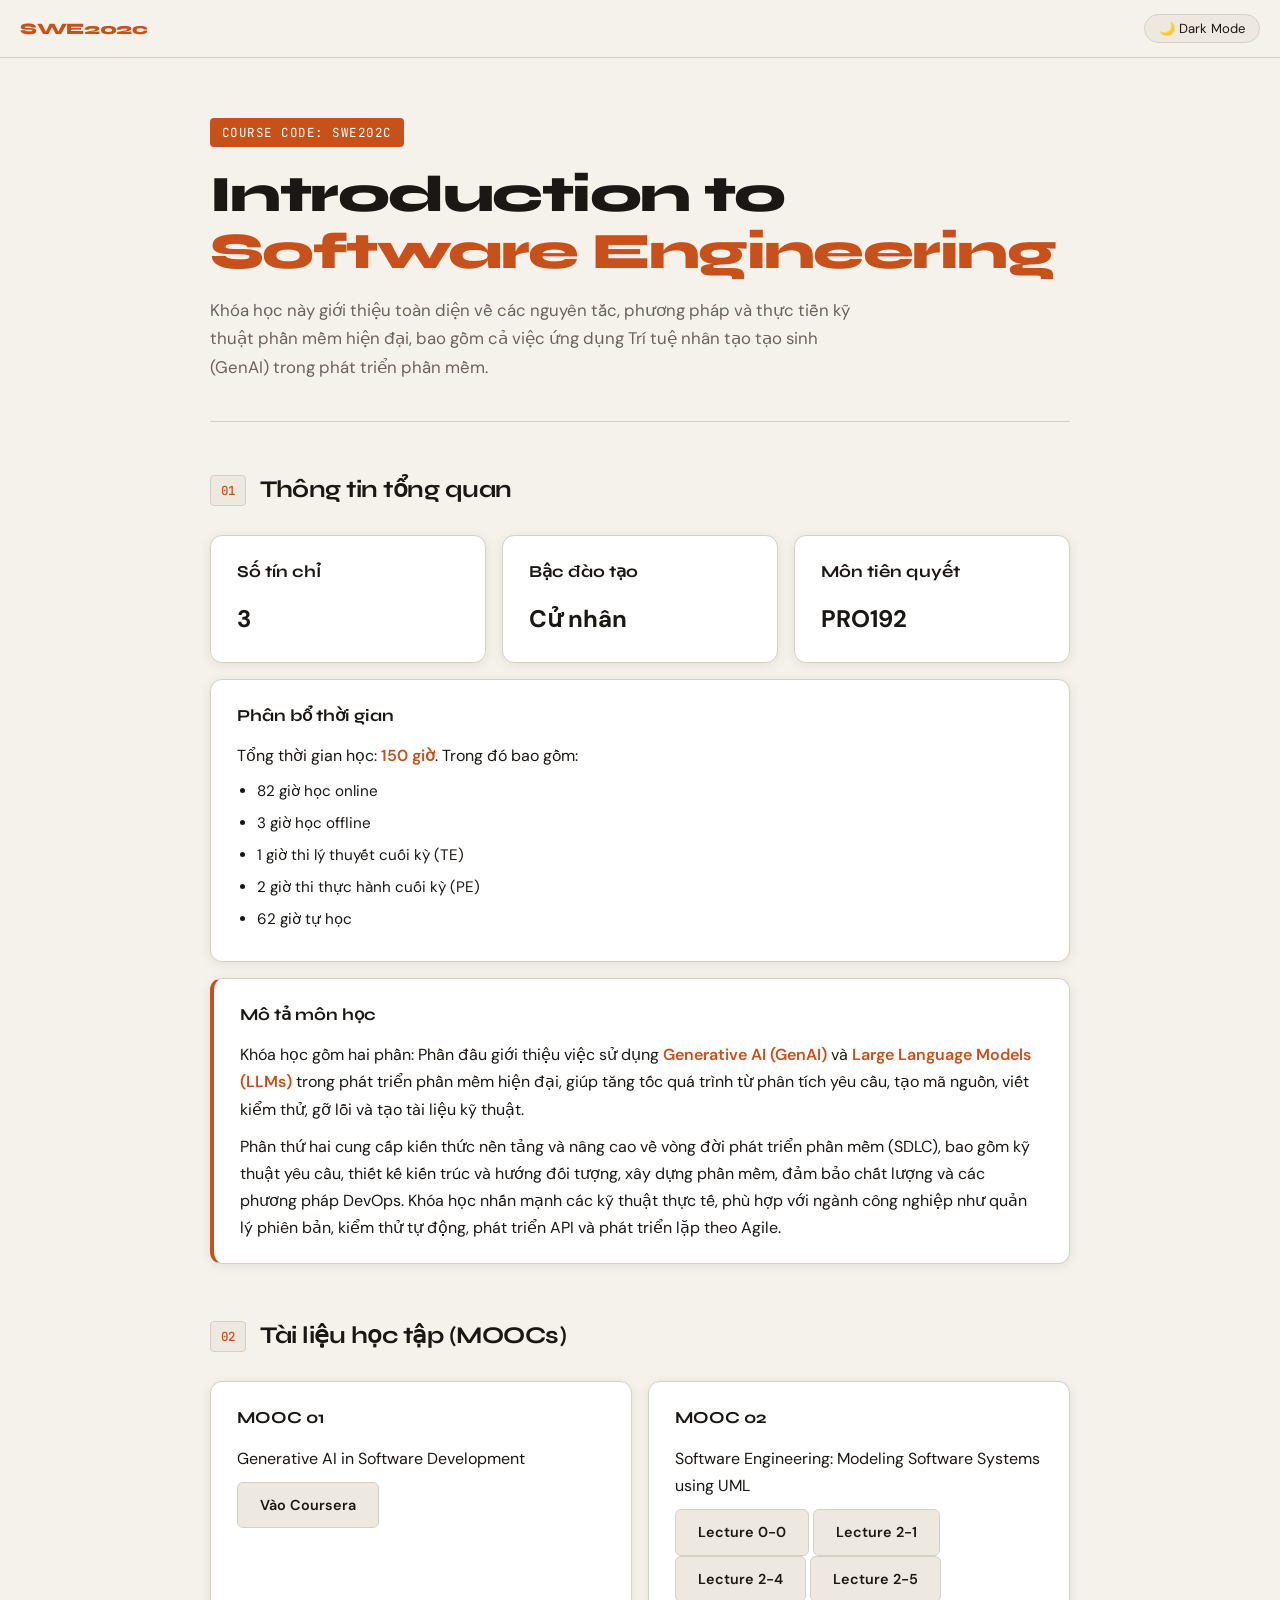
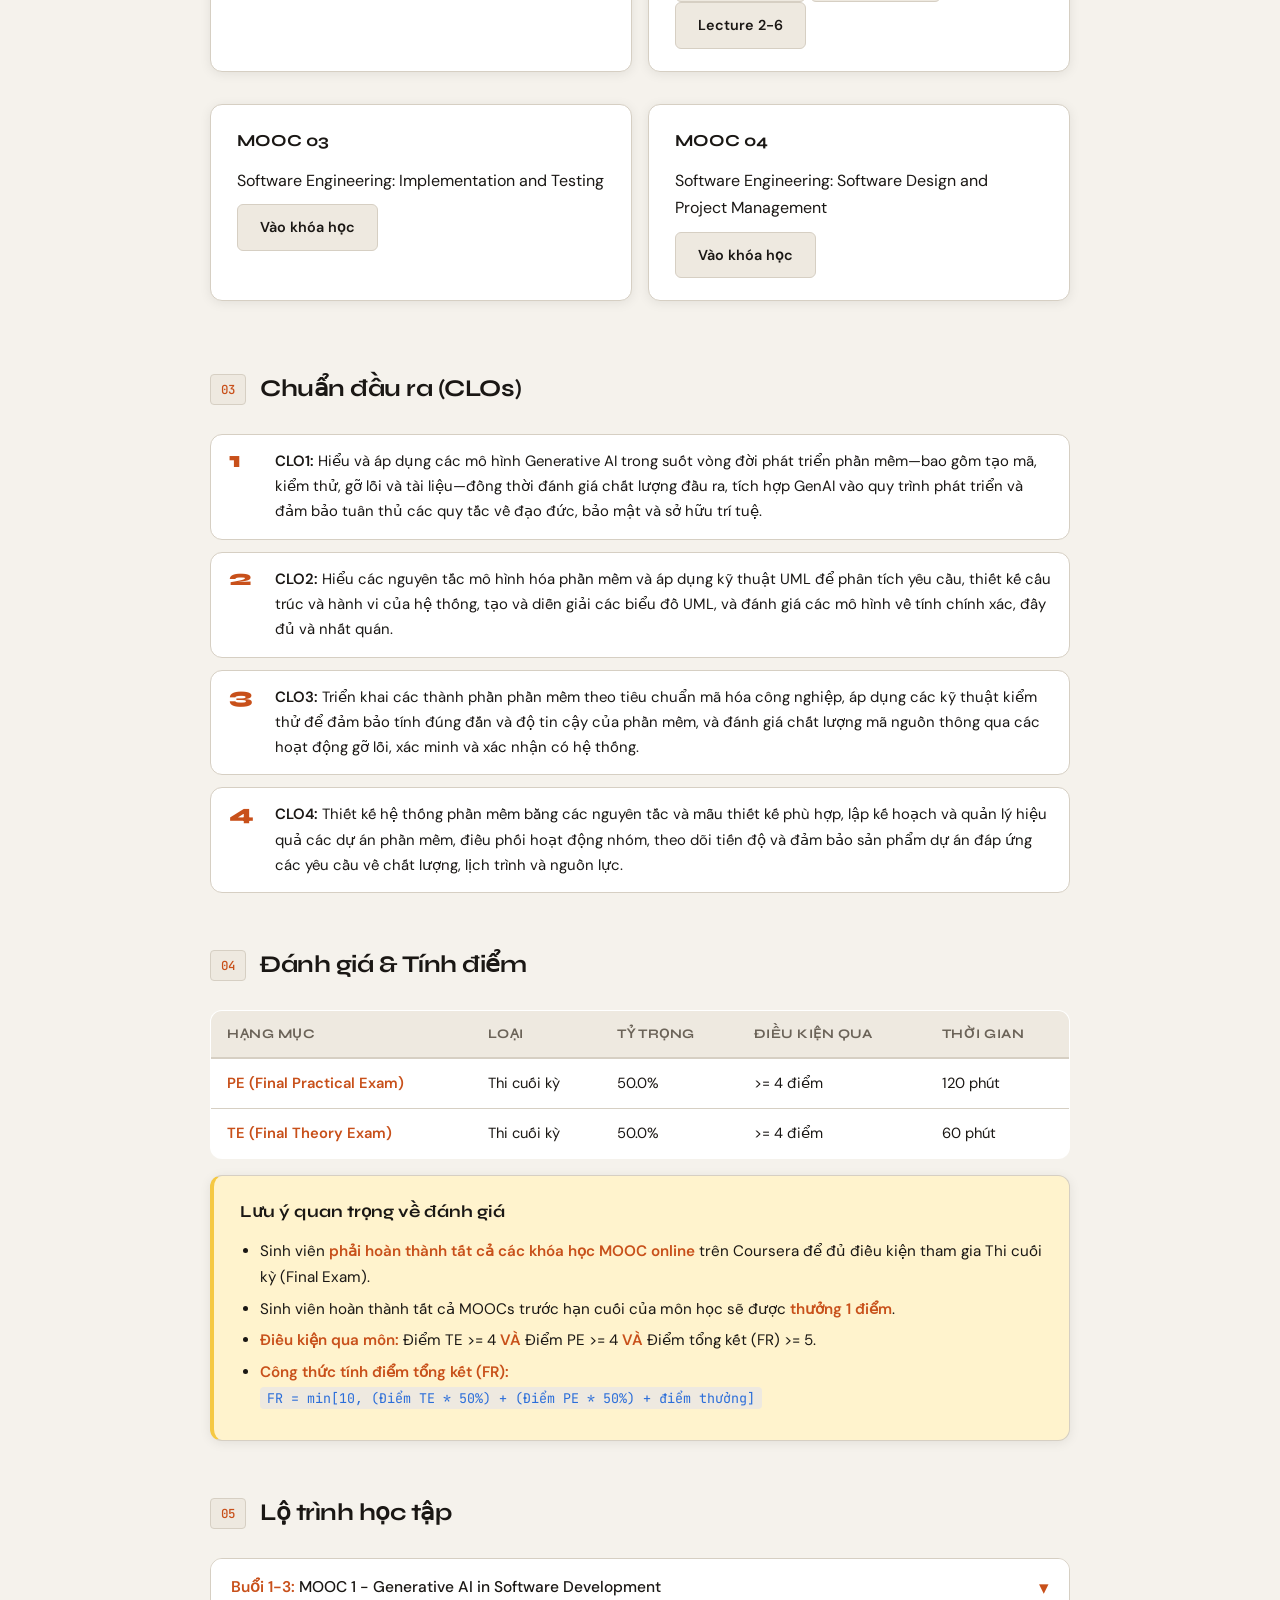
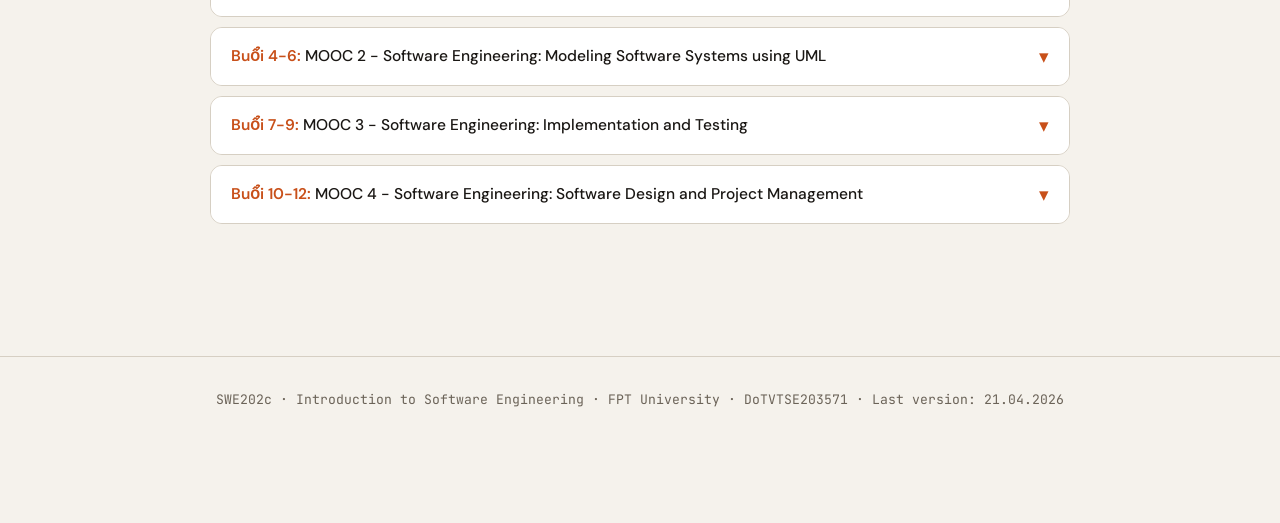
<file: index.html>
<!DOCTYPE html>
<html lang="vi" data-theme="light">
<head>
  <meta charset="UTF-8" />
  <meta name="viewport" content="width=device-width, initial-scale=1.0" />
  <title>SWE202c - Nhập môn Kỹ thuật Phần mềm</title>
  <link href="https://fonts.googleapis.com/css2?family=Syne:wght@400;600;700;800&family=DM+Sans:ital,wght@0,300;0,400;0,500;1,300&family=JetBrains+Mono:wght@400;500&display=swap" rel="stylesheet" />

  <style>
    /* =============================================
       CSS VARIABLES & THEME
    ============================================= */
    :root {
      --bg: #f5f2ec;
      --surface: #ffffff;
      --surface2: #eee9e0;
      --border: #d6cfc3;
      --text: #1a1714;
      --text-muted: #6b6358;
      --accent: #c8501a;
      --accent2: #2a6dd9;
      --accent3: #1a8a4a;
      --highlight: #fff3cd;
      --highlight-border: #f5c842;
      --tag-bg: #f0ebe3;
      --shadow: 0 2px 12px rgba(0,0,0,0.08);
      --shadow-lg: 0 8px 40px rgba(0,0,0,0.12);
      --radius: 12px;
      --radius-sm: 6px;
    }
    [data-theme="dark"] {
      --bg: #121010;
      --surface: #1e1b18;
      --surface2: #2a2520;
      --border: #3a3530;
      --text: #f0ebe3;
      --text-muted: #9a9080;
      --accent: #e8704a;
      --accent2: #5a9bf5;
      --accent3: #4ac87a;
      --highlight: #2a2200;
      --highlight-border: #a08020;
      --tag-bg: #2a2520;
      --shadow: 0 2px 12px rgba(0,0,0,0.4);
      --shadow-lg: 0 8px 40px rgba(0,0,0,0.5);
    }

    /* =============================================
       RESET & BASE
    ============================================= */
    *, *::before, *::after { box-sizing: border-box; margin: 0; padding: 0; }
    html { scroll-behavior: smooth; }
    body {
      font-family: 'DM Sans', sans-serif;
      background: var(--bg);
      color: var(--text);
      font-size: 16px;
      line-height: 1.7;
      transition: background 0.3s, color 0.3s;
    }
    strong { color: var(--accent); font-weight: 600; }
    code {
      font-family: 'JetBrains Mono', monospace;
      background: var(--surface2);
      padding: 2px 7px;
      border-radius: 4px;
      font-size: 0.88em;
      color: var(--accent2);
    }
    a { color: var(--accent2); text-decoration: none; transition: color 0.2s;}
    a:hover { color: var(--accent); }

    /* =============================================
       SCROLLBAR
    ============================================= */
    ::-webkit-scrollbar { width: 6px; }
    ::-webkit-scrollbar-track { background: var(--bg); }
    ::-webkit-scrollbar-thumb { background: var(--border); border-radius: 3px; }

    /* =============================================
       LAYOUT
    ============================================= */
    .page-wrapper {
      max-width: 900px;
      margin: 0 auto;
      padding: 0 20px 80px;
    }
    .grid {
        display: grid;
        gap: 16px;
    }
    .grid-cols-2 { grid-template-columns: repeat(2, 1fr); }
    .grid-cols-3 { grid-template-columns: repeat(3, 1fr); }

    /* =============================================
       HEADER
    ============================================= */
    .site-header {
      position: sticky;
      top: 0;
      z-index: 100;
      background: rgba(245, 242, 236, 0.8); /* Fallback for browsers not supporting backdrop-filter */
      border-bottom: 1px solid var(--border);
      padding: 14px 20px;
      display: flex;
      justify-content: space-between;
      align-items: center;
      backdrop-filter: blur(10px);
    }
    [data-theme="dark"] .site-header {
      background: rgba(18, 16, 16, 0.8);
    }
    .site-header .brand {
      font-family: 'Syne', sans-serif;
      font-weight: 800;
      font-size: 1rem;
      letter-spacing: -0.02em;
      color: var(--accent);
    }
    .header-controls { display: flex; gap: 10px; align-items: center; }
    .dark-toggle {
      background: var(--surface2);
      border: 1px solid var(--border);
      border-radius: 20px;
      padding: 5px 14px;
      cursor: pointer;
      font-size: 0.82rem;
      font-family: 'DM Sans', sans-serif;
      color: var(--text);
      transition: all 0.2s;
      display: flex; align-items: center; gap: 6px;
    }
    .dark-toggle:hover { background: var(--accent); color: #fff; border-color: var(--accent); }
    .progress-bar {
      position: fixed;
      top: 0; left: 0;
      height: 3px;
      background: var(--accent);
      z-index: 200;
      transition: width 0.1s;
    }

    /* =============================================
       HERO
    ============================================= */
    .hero {
      padding: 60px 0 40px;
      border-bottom: 1px solid var(--border);
      margin-bottom: 48px;
    }
    .hero-label {
      display: inline-block;
      font-family: 'JetBrains Mono', monospace;
      font-size: 0.78rem;
      letter-spacing: 0.12em;
      text-transform: uppercase;
      background: var(--accent);
      color: #fff;
      padding: 4px 12px;
      border-radius: 4px;
      margin-bottom: 20px;
    }
    .hero h1 {
      font-family: 'Syne', sans-serif;
      font-weight: 800;
      font-size: clamp(2rem, 5vw, 3.2rem);
      line-height: 1.1;
      letter-spacing: -0.03em;
      margin-bottom: 16px;
      color: var(--text);
    }
    .hero h1 span { color: var(--accent); }
    .hero-desc {
      font-size: 1.05rem;
      color: var(--text-muted);
      max-width: 650px;
      line-height: 1.7;
    }

    /* =============================================
       SECTION
    ============================================= */
    .section {
      margin-bottom: 52px;
    }
    .section-header {
      display: flex;
      align-items: center;
      gap: 14px;
      margin-bottom: 24px;
    }
    .section-num {
      font-family: 'JetBrains Mono', monospace;
      font-size: 0.78rem;
      font-weight: 500;
      color: var(--accent);
      background: var(--surface2);
      border: 1px solid var(--border);
      padding: 4px 10px;
      border-radius: 4px;
      white-space: nowrap;
    }
    .section h2 {
      font-family: 'Syne', sans-serif;
      font-weight: 700;
      font-size: 1.5rem;
      letter-spacing: -0.02em;
      color: var(--text);
    }

    /* =============================================
       CARD
    ============================================= */
    .card {
      background: var(--surface);
      border: 1px solid var(--border);
      border-radius: var(--radius);
      padding: 22px 26px;
      margin-bottom: 16px;
      box-shadow: var(--shadow);
      transition: transform 0.2s, box-shadow 0.2s;
    }
    .card:hover { transform: translateY(-4px); box-shadow: var(--shadow-lg); }
    .card h3 {
      font-family: 'Syne', sans-serif;
      font-weight: 700;
      font-size: 1.05rem;
      margin-bottom: 12px;
      color: var(--text);
    }
    .card p { color: var(--text); margin-bottom: 10px; }
    .card p:last-child { margin-bottom: 0; }
    .card ul, .card ol {
      padding-left: 20px;
      color: var(--text);
    }
    .card li { margin: 6px 0; font-size: 0.95rem; }
    .card-accent { border-left: 4px solid var(--accent); }
    .card-highlight {
      border-left: 4px solid var(--highlight-border);
      background: var(--highlight);
    }

    /* =============================================
       ACCORDION (For Sessions)
    ============================================= */
    .accordion { margin-bottom: 10px; border-radius: var(--radius); overflow: hidden; border: 1px solid var(--border); }
    .accordion-btn {
      width: 100%;
      background: var(--surface);
      border: none;
      padding: 16px 20px;
      text-align: left;
      cursor: pointer;
      font-family: 'DM Sans', sans-serif;
      font-size: 0.97rem;
      font-weight: 500;
      color: var(--text);
      display: flex;
      justify-content: space-between;
      align-items: center;
      gap: 12px;
      transition: background 0.2s;
    }
    .accordion-btn:hover { background: var(--surface2); }
    .accordion-btn.open { background: var(--surface2); color: var(--accent); }
    .accordion-icon {
      font-size: 1.2rem;
      transition: transform 0.3s;
      flex-shrink: 0;
      color: var(--accent);
    }
    .accordion-btn.open .accordion-icon { transform: rotate(180deg); }
    .accordion-body {
      background: var(--surface);
      max-height: 0;
      overflow: hidden;
      transition: max-height 0.4s ease, padding 0.3s;
      padding: 0 20px;
    }
    .accordion-body.open {
      max-height: 800px;
      padding: 18px 20px;
      border-top: 1px solid var(--border);
    }
    .accordion-body p, .accordion-body li { font-size: 0.95rem; color: var(--text); }
    .accordion-body ul { padding-left: 18px; }
    .accordion-body li { margin: 6px 0; }
    .accordion-body strong { color: var(--text-muted); font-size: 0.8rem; text-transform: uppercase; letter-spacing: 0.05em; font-family: 'Syne';}

    /* =============================================
       TABLE
    ============================================= */
    .table-wrap { overflow-x: auto; margin: 16px 0; }
    table {
      width: 100%;
      border-collapse: collapse;
      font-size: 0.92rem;
      background: var(--surface);
      border-radius: var(--radius);
      overflow: hidden;
      border: 1px solid var(--border);
    }
    th {
      background: var(--surface2);
      padding: 12px 16px;
      text-align: left;
      font-family: 'Syne', sans-serif;
      font-weight: 700;
      font-size: 0.82rem;
      letter-spacing: 0.04em;
      text-transform: uppercase;
      color: var(--text-muted);
      border-bottom: 2px solid var(--border);
    }
    td {
      padding: 12px 16px;
      border-bottom: 1px solid var(--border);
      vertical-align: top;
      color: var(--text);
    }
    tr:last-child td { border-bottom: none; }
    tr:hover td { background: var(--surface2); }

    /* =============================================
       SUMMARY LIST (For CLOs)
    ============================================= */
    .summary-list {
      display: flex;
      flex-direction: column;
      gap: 12px;
      margin-top: 8px;
    }
    .summary-item {
      display: flex;
      gap: 14px;
      align-items: flex-start;
      padding: 14px 18px;
      background: var(--surface);
      border: 1px solid var(--border);
      border-radius: var(--radius);
    }
    .summary-num {
      font-family: 'Syne', sans-serif;
      font-weight: 800;
      font-size: 1.4rem;
      color: var(--accent);
      line-height: 1;
      flex-shrink: 0;
      min-width: 32px;
    }
    .summary-content { font-size: 0.93rem; color: var(--text); }
    .summary-content strong { color: var(--text); }
    
    /* =============================================
       BUTTON
    ============================================= */
    .btn {
      display: inline-block;
      padding: 10px 22px;
      border-radius: var(--radius-sm);
      font-family: 'DM Sans', sans-serif;
      font-size: 0.9rem;
      font-weight: 600;
      cursor: pointer;
      transition: all 0.2s;
      border: 1px solid var(--border);
      background: var(--surface2);
      color: var(--text);
      text-align: center;
    }
    .btn:hover { background: var(--accent); color: #fff; border-color: var(--accent); }
    .btn-primary { background: var(--accent); color: #fff; border-color: var(--accent); }
    .btn-primary:hover { opacity: 0.85; }

    /* =============================================
       FOOTER
    ============================================= */
    .site-footer {
      border-top: 1px solid var(--border);
      padding: 32px 20px;
      text-align: center;
      font-size: 0.82rem;
      color: var(--text-muted);
      font-family: 'JetBrains Mono', monospace;
    }

    /* =============================================
       RESPONSIVE
    ============================================= */
    @media (max-width: 768px) {
      .grid-cols-2, .grid-cols-3 { grid-template-columns: 1fr; }
    }
    @media (max-width: 600px) {
      .hero h1 { font-size: 1.8rem; }
      .card { padding: 16px; }
      .section h2 { font-size: 1.2rem; }
    }
    .fade-in {
      opacity: 0;
      transform: translateY(20px);
      transition: opacity 0.6s cubic-bezier(0.4, 0, 0.2, 1), transform 0.6s cubic-bezier(0.4, 0, 0.2, 1);
    }
    .fade-in.visible {
      opacity: 1;
      transform: translateY(0);
    }
  </style>
</head>
<body>

<div class="progress-bar" id="progressBar"></div>

<header class="site-header">
  <div class="brand">SWE202c</div>
  <div class="header-controls">
    <button class="dark-toggle" onclick="toggleDark()" id="darkBtn">🌙 Dark Mode</button>
  </div>
</header>

<div class="page-wrapper">

  <!-- ============ HERO ============ -->
  <div class="hero fade-in">
    <div class="hero-label">Course code: SWE202c</div>
    <h1>Introduction to <span>Software Engineering</span></h1>
    <p class="hero-desc">
      Khóa học này giới thiệu toàn diện về các nguyên tắc, phương pháp và thực tiễn kỹ thuật phần mềm hiện đại, bao gồm cả việc ứng dụng Trí tuệ nhân tạo tạo sinh (GenAI) trong phát triển phần mềm.
    </p>
  </div>

  <!-- ============ SECTION I: COURSE OVERVIEW ============ -->
  <div class="section fade-in" id="s1">
    <div class="section-header">
      <span class="section-num">01</span>
      <h2>Thông tin tổng quan</h2>
    </div>

    <div class="grid grid-cols-3">
        <div class="card"><h3>Số tín chỉ</h3><p style="font-size:1.5rem; font-weight:700;">3</p></div>
        <div class="card"><h3>Bậc đào tạo</h3><p style="font-size:1.5rem; font-weight:700;">Cử nhân</p></div>
        <div class="card"><h3>Môn tiên quyết</h3><p style="font-size:1.5rem; font-weight:700;">PRO192</p></div>
    </div>
    
    <div class="card">
        <h3>Phân bổ thời gian</h3>
        <p>Tổng thời gian học: <strong>150 giờ</strong>. Trong đó bao gồm:</p>
        <ul>
            <li>82 giờ học online</li>
            <li>3 giờ học offline</li>
            <li>1 giờ thi lý thuyết cuối kỳ (TE)</li>
            <li>2 giờ thi thực hành cuối kỳ (PE)</li>
            <li>62 giờ tự học</li>
        </ul>
    </div>
    
    <div class="card card-accent">
      <h3>Mô tả môn học</h3>
      <p>Khóa học gồm hai phần: Phần đầu giới thiệu việc sử dụng <strong>Generative AI (GenAI)</strong> và <strong>Large Language Models (LLMs)</strong> trong phát triển phần mềm hiện đại, giúp tăng tốc quá trình từ phân tích yêu cầu, tạo mã nguồn, viết kiểm thử, gỡ lỗi và tạo tài liệu kỹ thuật.</p>
      <p>Phần thứ hai cung cấp kiến thức nền tảng và nâng cao về vòng đời phát triển phần mềm (SDLC), bao gồm kỹ thuật yêu cầu, thiết kế kiến trúc và hướng đối tượng, xây dựng phần mềm, đảm bảo chất lượng và các phương pháp DevOps. Khóa học nhấn mạnh các kỹ thuật thực tế, phù hợp với ngành công nghiệp như quản lý phiên bản, kiểm thử tự động, phát triển API và phát triển lặp theo Agile.</p>
    </div>
  </div>

  <!-- ============ SECTION II: LEARNING MATERIALS ============ -->
  <div class="section fade-in" id="s2">
    <div class="section-header">
      <span class="section-num">02</span>
      <h2>Tài liệu học tập (MOOCs)</h2>
    </div>
    <div class="grid grid-cols-2">
        <div class="card">
            <h3>MOOC 01</h3>
            <p>Generative AI in Software Development</p>
            <a href="https://www.coursera.org/learn/generative-ai-in-software-development#modules" target="_blank" class="btn">Vào Coursera</a>
            
        </div>
        <div class="card">
            <h3>MOOC 02</h3>
            <p>Software Engineering: Modeling Software Systems using UML</p>
            <a href="https://www.coursera.org/learn/software-engineering-modeling-software-systems-using-uml?specialization=software-engineering" target="_blank" class="btn">Lecture 0-0</a>
            <a href="lecture2-1.html" target="_blank" class="btn">Lecture 2-1</a>
            <br>
            <a href="lecture2-4.html" target="_blank" class="btn">Lecture 2-4</a>
            <a href="lecture2-5.html" target="_blank" class="btn">Lecture 2-5</a><br>
            <a href="lecture2-6.html" target="_blank" class="btn">Lecture 2-6</a>
        </div>
        <div class="card">
            <h3>MOOC 03</h3>
            <p>Software Engineering: Implementation and Testing</p>
            <a href="https://www.coursera.org/learn/software-engineering-implementation-and-testing?specialization=software-engineering" target="_blank" class="btn">Vào khóa học</a>
        </div>
        <div class="card">
            <h3>MOOC 04</h3>
            <p>Software Engineering: Software Design and Project Management</p>
            <a href="https://www.coursera.org/learn/software-engineering-software-design-and-project-management?specialization=software-engineering" target="_blank" class="btn">Vào khóa học</a>
        </div>
    </div>
  </div>
  
  <!-- ============ SECTION III: CLOs ============ -->
  <div class="section fade-in" id="s3">
    <div class="section-header">
        <span class="section-num">03</span>
        <h2>Chuẩn đầu ra (CLOs)</h2>
    </div>
    <div class="summary-list">
        <div class="summary-item">
            <div class="summary-num">1</div>
            <div class="summary-content"><strong>CLO1:</strong> Hiểu và áp dụng các mô hình Generative AI trong suốt vòng đời phát triển phần mềm—bao gồm tạo mã, kiểm thử, gỡ lỗi và tài liệu—đồng thời đánh giá chất lượng đầu ra, tích hợp GenAI vào quy trình phát triển và đảm bảo tuân thủ các quy tắc về đạo đức, bảo mật và sở hữu trí tuệ.</div>
        </div>
        <div class="summary-item">
            <div class="summary-num">2</div>
            <div class="summary-content"><strong>CLO2:</strong> Hiểu các nguyên tắc mô hình hóa phần mềm và áp dụng kỹ thuật UML để phân tích yêu cầu, thiết kế cấu trúc và hành vi của hệ thống, tạo và diễn giải các biểu đồ UML, và đánh giá các mô hình về tính chính xác, đầy đủ và nhất quán.</div>
        </div>
        <div class="summary-item">
            <div class="summary-num">3</div>
            <div class="summary-content"><strong>CLO3:</strong> Triển khai các thành phần phần mềm theo tiêu chuẩn mã hóa công nghiệp, áp dụng các kỹ thuật kiểm thử để đảm bảo tính đúng đắn và độ tin cậy của phần mềm, và đánh giá chất lượng mã nguồn thông qua các hoạt động gỡ lỗi, xác minh và xác nhận có hệ thống.</div>
        </div>
        <div class="summary-item">
            <div class="summary-num">4</div>
            <div class="summary-content"><strong>CLO4:</strong> Thiết kế hệ thống phần mềm bằng các nguyên tắc và mẫu thiết kế phù hợp, lập kế hoạch và quản lý hiệu quả các dự án phần mềm, điều phối hoạt động nhóm, theo dõi tiến độ và đảm bảo sản phẩm dự án đáp ứng các yêu cầu về chất lượng, lịch trình và nguồn lực.</div>
        </div>
    </div>
  </div>

  <!-- ============ SECTION IV: ASSESSMENT ============ -->
  <div class="section fade-in" id="s4">
    <div class="section-header">
      <span class="section-num">04</span>
      <h2>Đánh giá & Tính điểm</h2>
    </div>
    <div class="table-wrap">
        <table>
            <thead>
                <tr>
                    <th>Hạng mục</th>
                    <th>Loại</th>
                    <th>Tỷ trọng</th>
                    <th>Điều kiện qua</th>
                    <th>Thời gian</th>
                </tr>
            </thead>
            <tbody>
                <tr>
                    <td><strong>PE (Final Practical Exam)</strong></td>
                    <td>Thi cuối kỳ</td>
                    <td>50.0%</td>
                    <td>>= 4 điểm</td>
                    <td>120 phút</td>
                </tr>
                <tr>
                    <td><strong>TE (Final Theory Exam)</strong></td>
                    <td>Thi cuối kỳ</td>
                    <td>50.0%</td>
                    <td>>= 4 điểm</td>
                    <td>60 phút</td>
                </tr>
            </tbody>
        </table>
    </div>
    <div class="card card-highlight">
        <h3>Lưu ý quan trọng về đánh giá</h3>
        <ul>
            <li>Sinh viên <strong>phải hoàn thành tất cả các khóa học MOOC online</strong> trên Coursera để đủ điều kiện tham gia Thi cuối kỳ (Final Exam).</li>
            <li>Sinh viên hoàn thành tất cả MOOCs trước hạn cuối của môn học sẽ được <strong>thưởng 1 điểm</strong>.</li>
            <li><strong>Điều kiện qua môn:</strong> Điểm TE >= 4 <strong>VÀ</strong> Điểm PE >= 4 <strong>VÀ</strong> Điểm tổng kết (FR) >= 5.</li>
            <li><strong>Công thức tính điểm tổng kết (FR):</strong><br><code>FR = min[10, (Điểm TE * 50%) + (Điểm PE * 50%) + điểm thưởng]</code></li>
        </ul>
    </div>
  </div>

  <!-- ============ SECTION V: SESSIONS ============ -->
  <div class="section fade-in" id="s5">
    <div class="section-header">
      <span class="section-num">05</span>
      <h2>Lộ trình học tập</h2>
    </div>

    <!-- Session 1-3: MOOC 1 -->
    <div class="accordion">
      <button class="accordion-btn" onclick="toggleAcc(this)">
        <span><strong>Buổi 1-3:</strong> MOOC 1 - Generative AI in Software Development</span>
        <span class="accordion-icon">▾</span>
      </button>
      <div class="accordion-body">
        <p><strong>Chủ đề:</strong> Giới thiệu khóa học SWE202c, AI và xây dựng phần mềm, AI và Chuyển đổi số, Đồ án cuối khóa.</p>
        <p><strong>Nhiệm vụ:</strong> Tham gia buổi giới thiệu (tùy chọn), xem video, đọc tài liệu, làm tất cả các câu đố và hoàn thành bài tập được giao.</p>
        <br><a href="https://www.coursera.org/learn/generative-ai-in-software-development" target="_blank" class="btn">Đến MOOC 1</a>
        
      </div>
    </div>
    
    <!-- Session 4-6: MOOC 2 -->
    <div class="accordion">
      <button class="accordion-btn" onclick="toggleAcc(this)">
        <span><strong>Buổi 4-6:</strong> MOOC 2 - Software Engineering: Modeling Software Systems using UML</span>
        <span class="accordion-icon">▾</span>
      </button>
      <div class="accordion-body">
        <p><strong>Chủ đề:</strong> Giới thiệu về Kỹ thuật phần mềm, Mô hình hóa hệ thống bằng UML, Các loại quan hệ trong biểu đồ lớp, Thu thập yêu cầu hệ thống, Mô hình hóa Use Case, Đặc tả Use Case, Yêu cầu phi chức năng.</p>
        <p><strong>Nhiệm vụ:</strong> Xem video, đọc tài liệu, làm quiz và hoàn thành bài tập.</p>
        <br><a href="https://www.coursera.org/learn/software-engineering-modeling-software-systems-using-uml" target="_blank" class="btn">Đến MOOC 2</a> 
        <a href="lecture2-1.html" target="_blank" class="btn">Lecture 2-1</a>
      </div>
    </div>

    <!-- Session 7-9: MOOC 3 -->
    <div class="accordion">
      <button class="accordion-btn" onclick="toggleAcc(this)">
        <span><strong>Buổi 7-9:</strong> MOOC 3 - Software Engineering: Implementation and Testing</span>
        <span class="accordion-icon">▾</span>
      </button>
      <div class="accordion-body">
        <p><strong>Chủ đề:</strong> Giới thiệu phát triển phần mềm, Quy trình phát triển, Triển khai và lập trình phòng thủ, Gỡ lỗi và quản lý cấu hình, Kiểm thử hộp trắng, Kiểm thử hộp đen, Kiểm thử chấp nhận.</p>
        <p><strong>Nhiệm vụ:</strong> Xem video, đọc tài liệu, làm quiz và hoàn thành bài tập.</p>
        <br><a href="https://www.coursera.org/learn/software-engineering-implementation-and-testing" target="_blank" class="btn">Đến MOOC 3</a>
      </div>
    </div>

    <!-- Session 10-12: MOOC 4 -->
    <div class="accordion">
      <button class="accordion-btn" onclick="toggleAcc(this)">
        <span><strong>Buổi 10-12:</strong> MOOC 4 - Software Engineering: Software Design and Project Management</span>
        <span class="accordion-icon">▾</span>
      </button>
      <div class="accordion-body">
        <p><strong>Chủ đề:</strong> Phân tích và thiết kế hệ thống, Biểu đồ máy trạng thái, Các mẫu thiết kế (Design Patterns), Đảm bảo chất lượng phần mềm, Quản lý phát triển phần mềm.</p>
        <p><strong>Nhiệm vụ:</strong> Xem video, đọc tài liệu, làm quiz, hoàn thành bài tập và tham gia buổi ôn tập (nếu có). <strong>Hạn chót hoàn thành Coursera là cuối ngày thứ Sáu của tuần.</strong></p>
        <br><a href="https://www.coursera.org/learn/software-engineering-software-design-and-project-management" target="_blank" class="btn">Đến MOOC 4</a>
      </div>
    </div>
  </div>

</div>

<footer class="site-footer">
  <div class="page-wrapper">
    SWE202c · Introduction to Software Engineering · FPT University · DoTVTSE203571 · Last version: 21.04.2026
  </div>
</footer>

<script>
  /* ---------- Dark Mode ---------- */
  function toggleDark() {
    const html = document.documentElement;
    const isDark = html.getAttribute('data-theme') === 'dark';
    html.setAttribute('data-theme', isDark ? 'light' : 'dark');
    document.getElementById('darkBtn').textContent = isDark ? '🌙 Dark Mode' : '☀️ Light Mode';
    localStorage.setItem('theme', isDark ? 'light' : 'dark');
  }
  (function() {
    const t = localStorage.getItem('theme');
    if (t === 'dark') {
      document.documentElement.setAttribute('data-theme', 'dark');
      document.addEventListener('DOMContentLoaded', () => {
        document.getElementById('darkBtn').textContent = '☀️ Light Mode';
      });
    }
  })();

  /* ---------- Progress Bar ---------- */
  window.addEventListener('scroll', () => {
    const scrollTop = window.scrollY;
    const docH = document.documentElement.scrollHeight - window.innerHeight;
    const pct = docH > 0 ? (scrollTop / docH) * 100 : 0;
    document.getElementById('progressBar').style.width = pct + '%';
  });

  /* ---------- Accordion ---------- */
  function toggleAcc(btn) {
    const body = btn.nextElementSibling;
    const isOpen = btn.classList.contains('open');
    btn.classList.toggle('open', !isOpen);
    body.classList.toggle('open', !isOpen);
  }

  /* ---------- Fade-in on scroll ---------- */
  const observer = new IntersectionObserver((entries) => {
    entries.forEach(e => {
      if (e.isIntersecting) {
        e.target.classList.add('visible');
        observer.unobserve(e.target);
      }
    });
  }, { threshold: 0.08 });
  document.querySelectorAll('.fade-in').forEach(el => observer.observe(el));
</script>

</body>
</html>
</file>
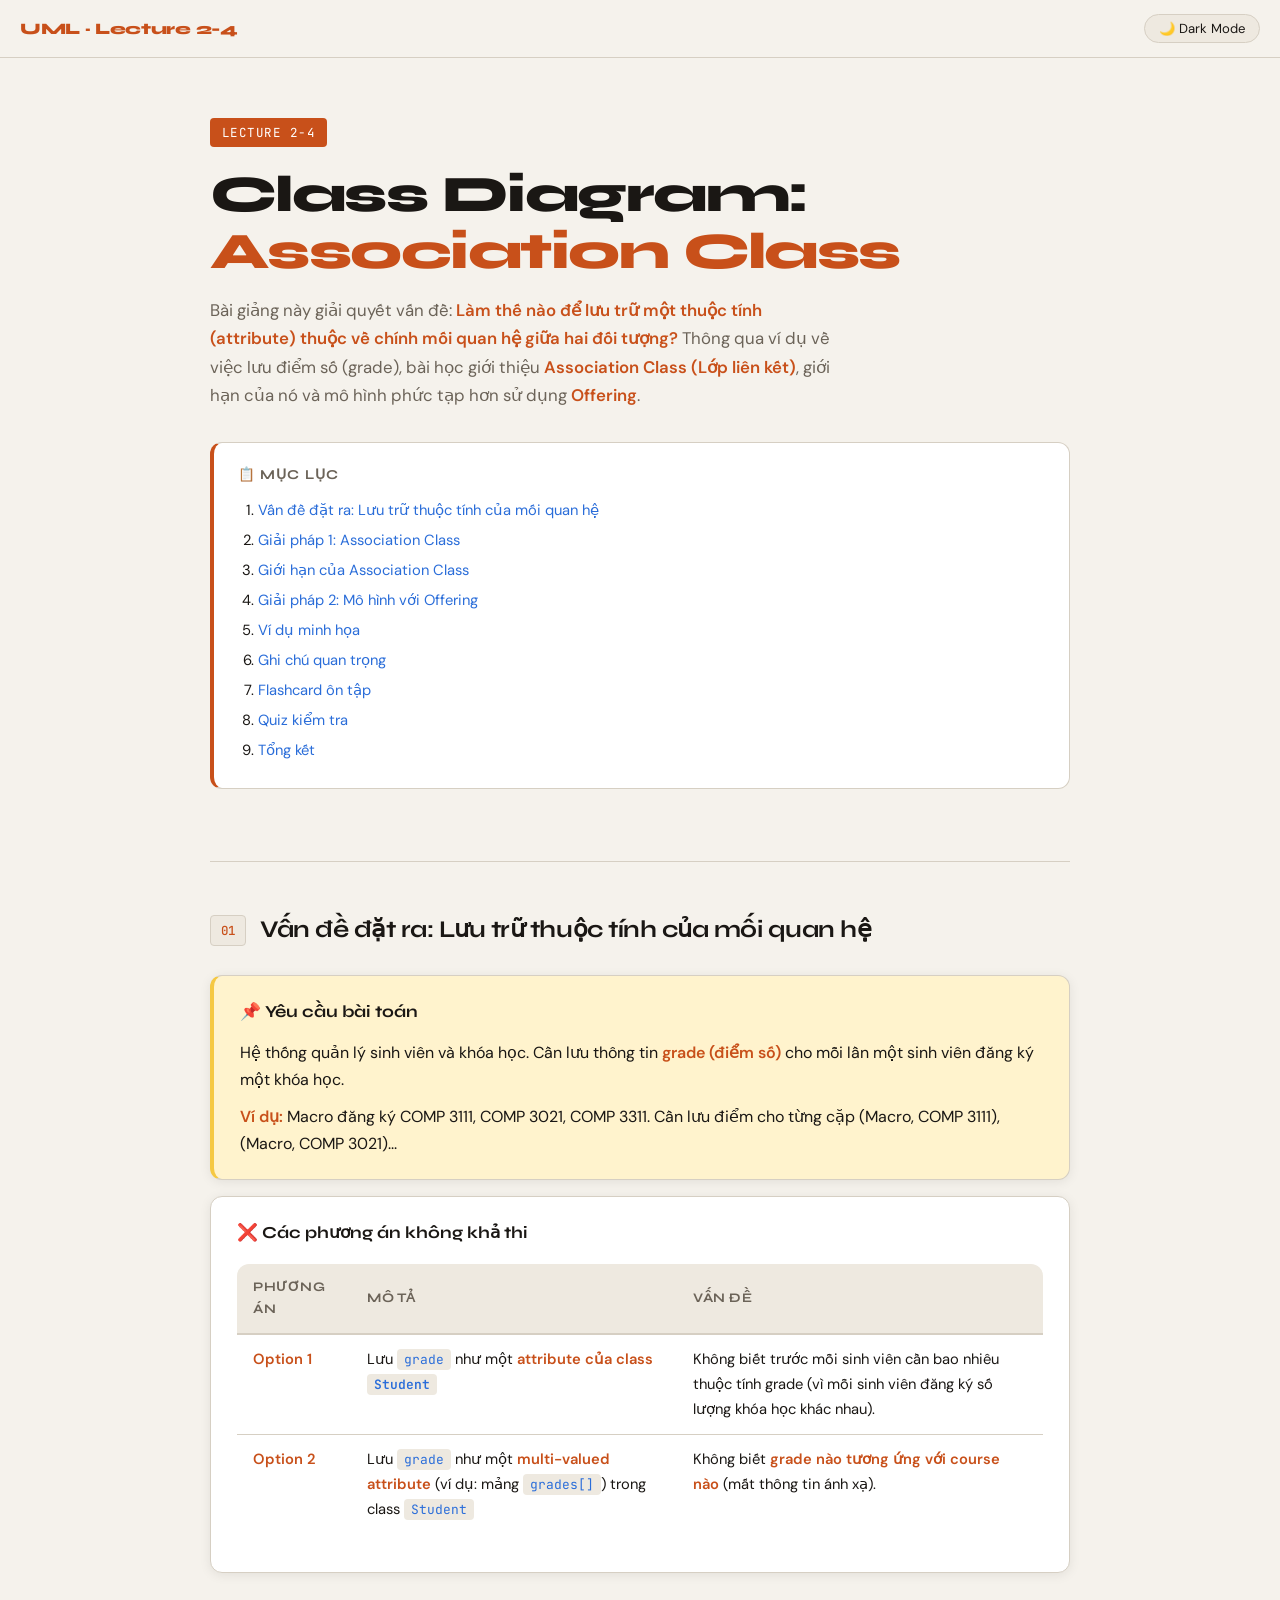
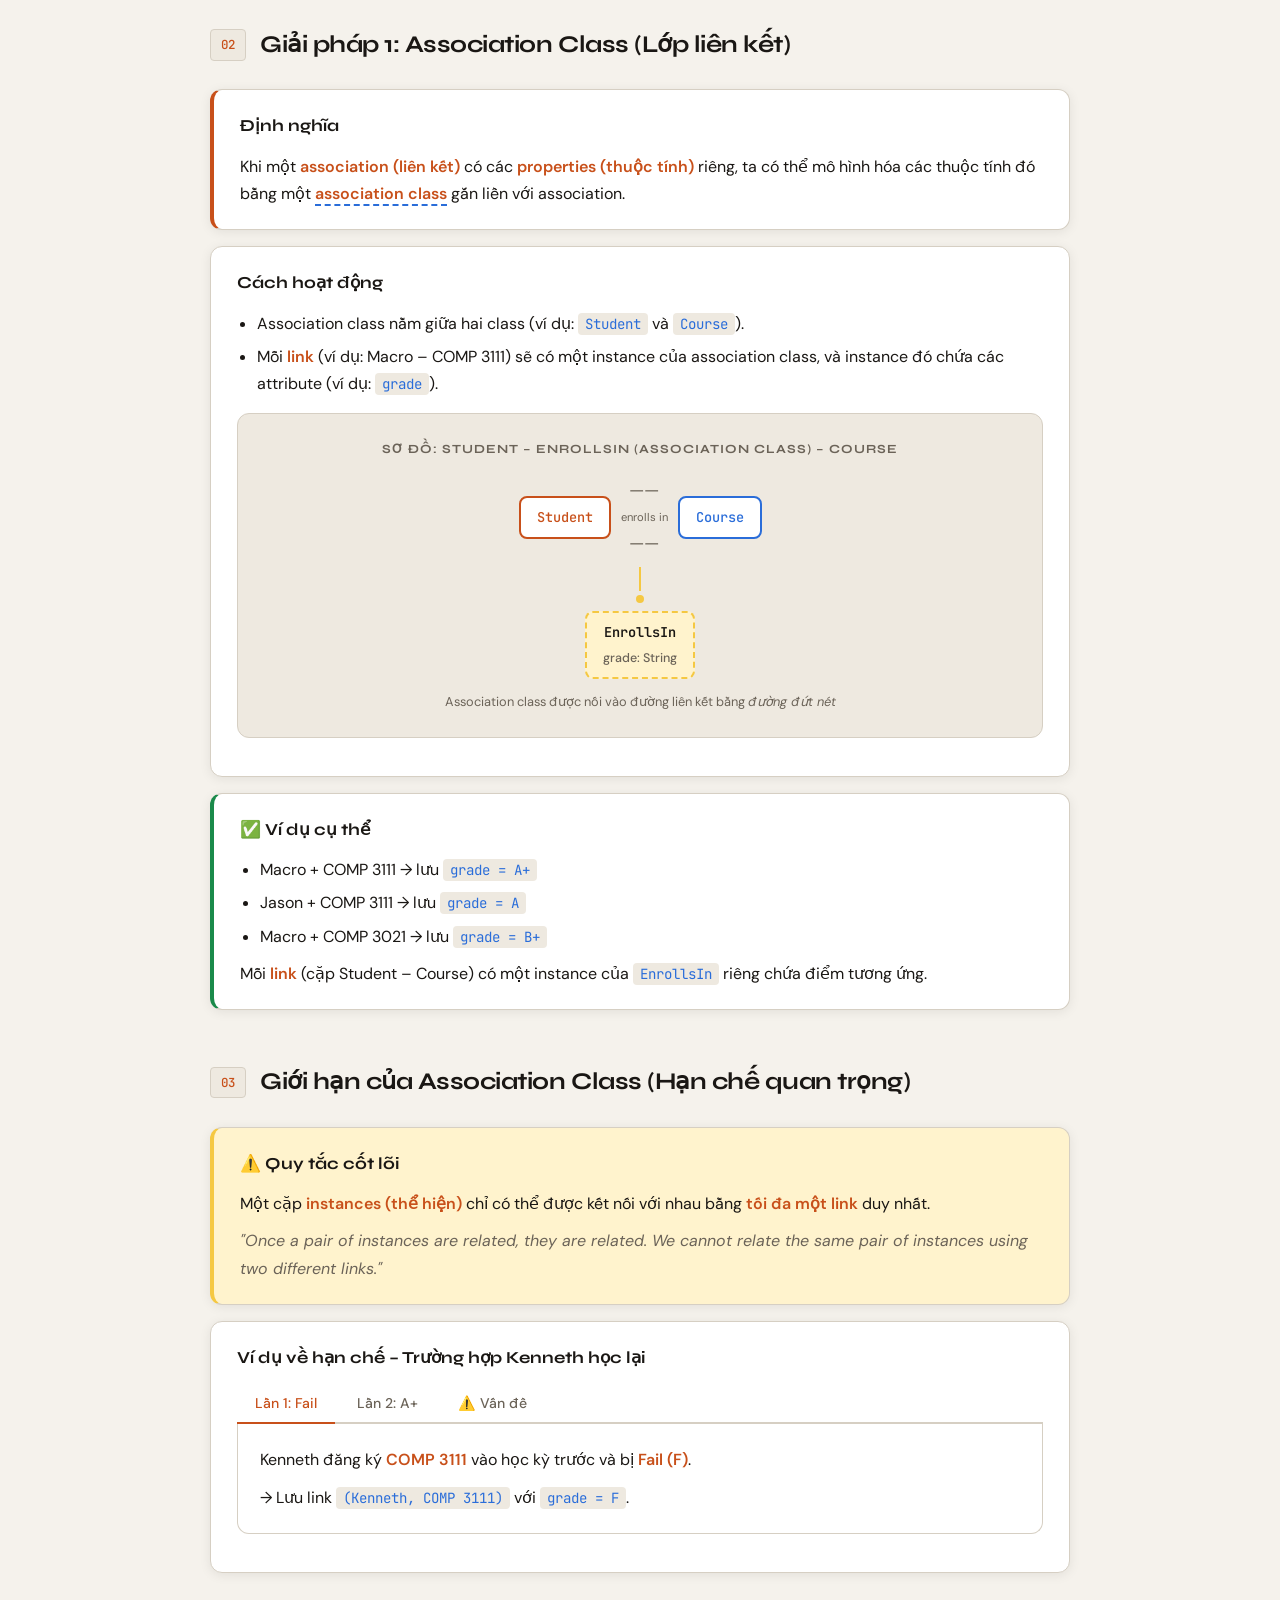
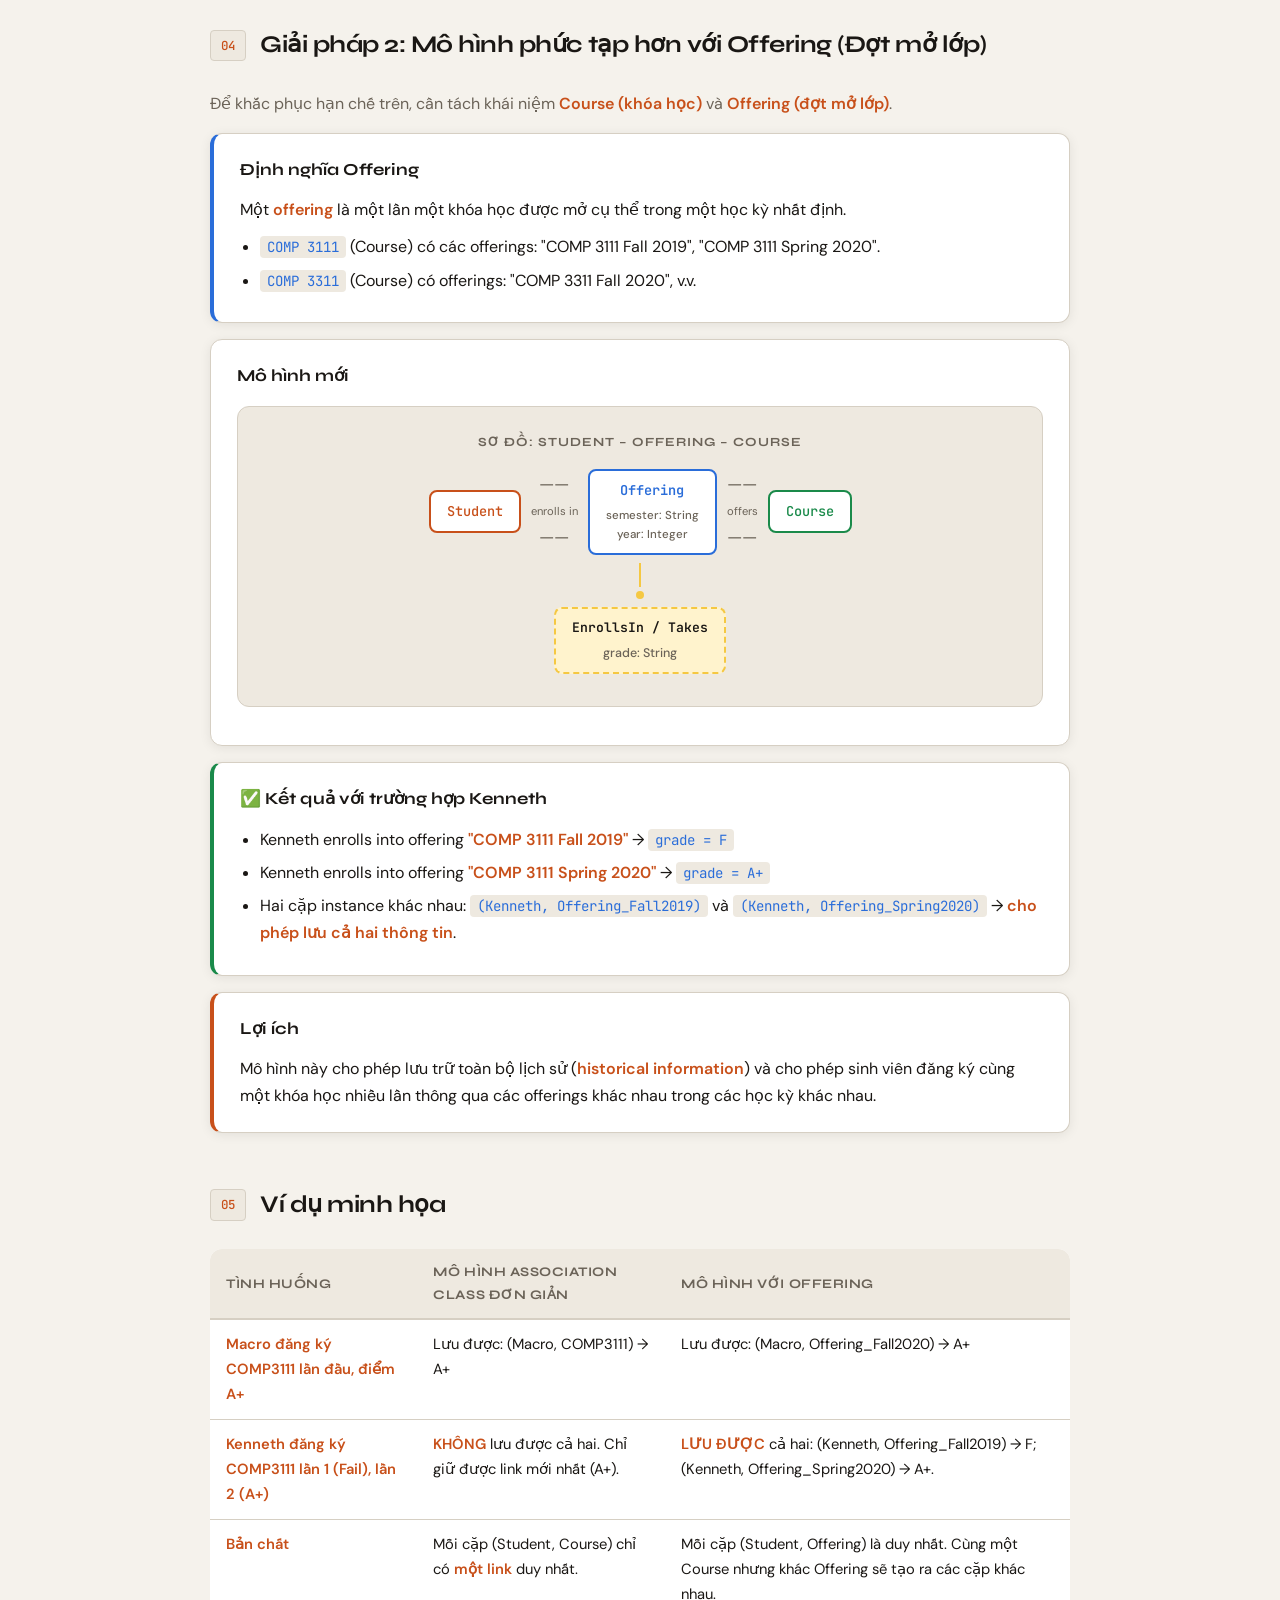
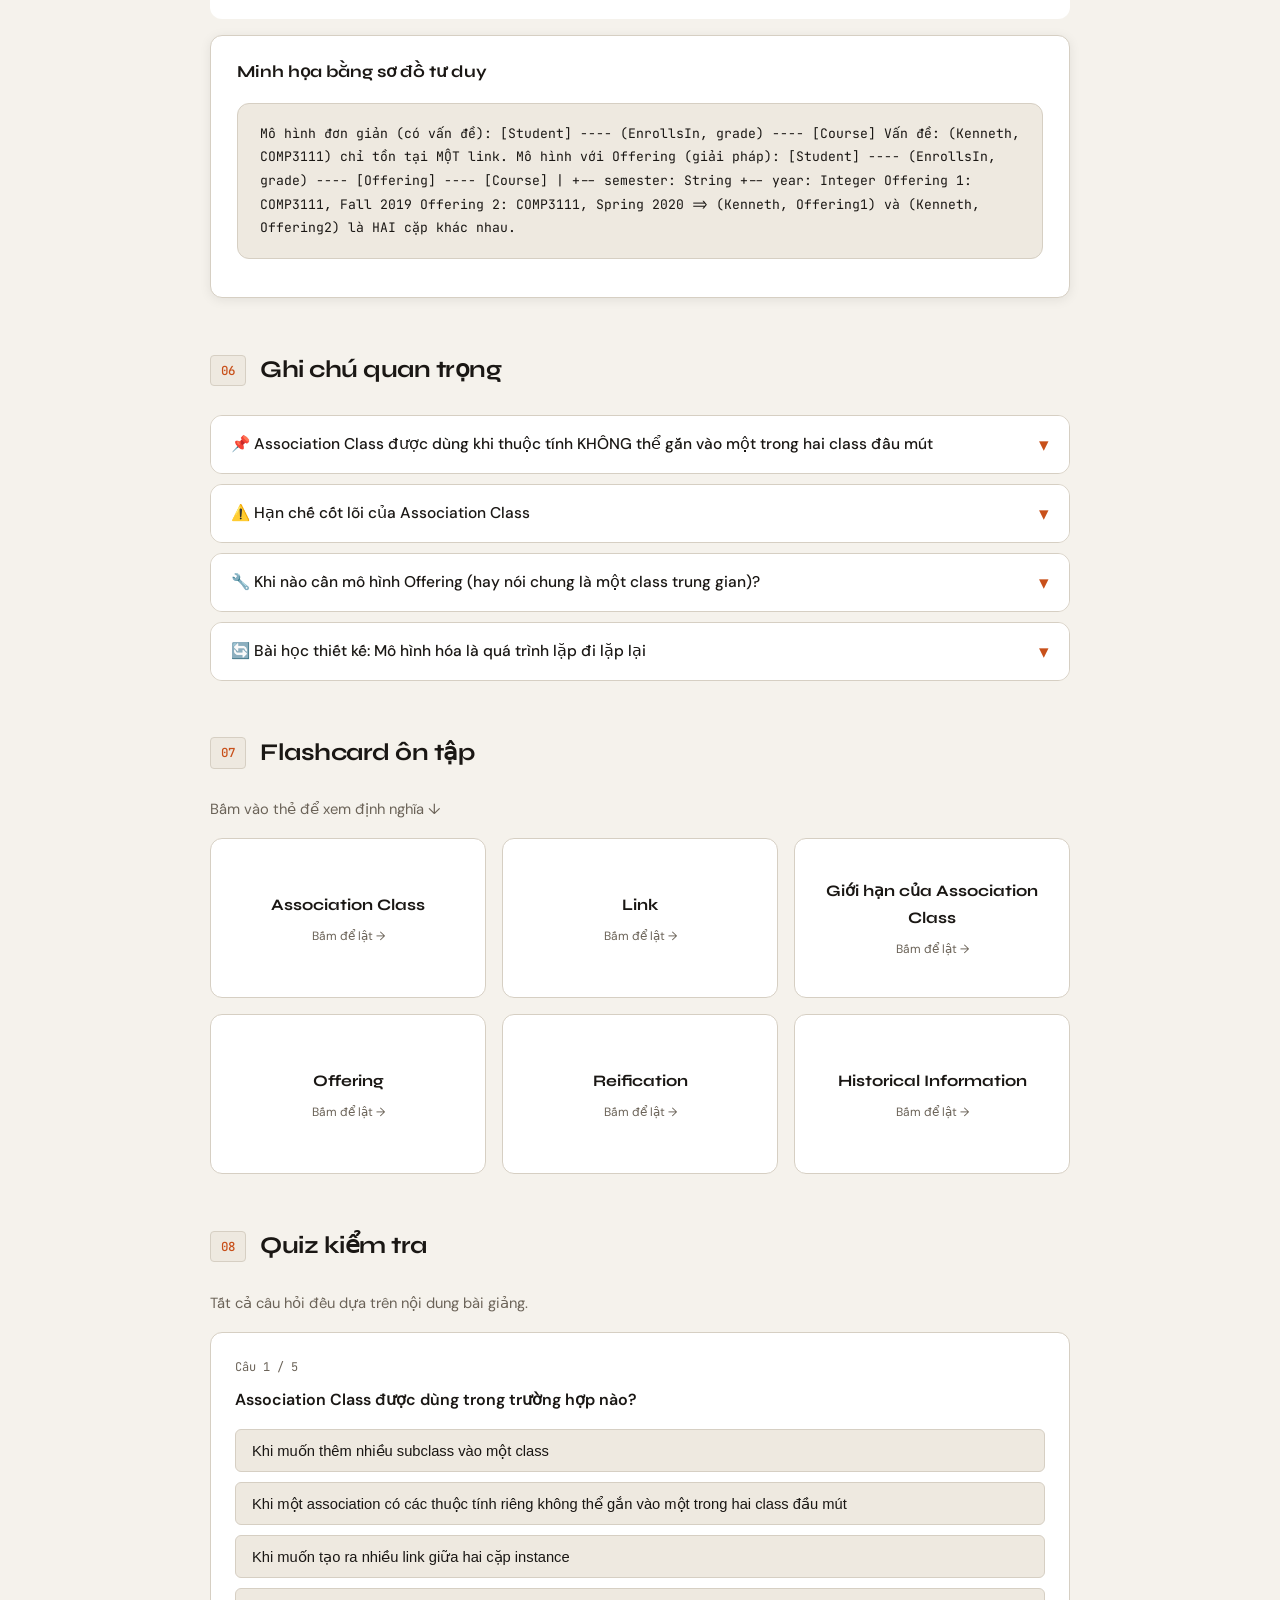
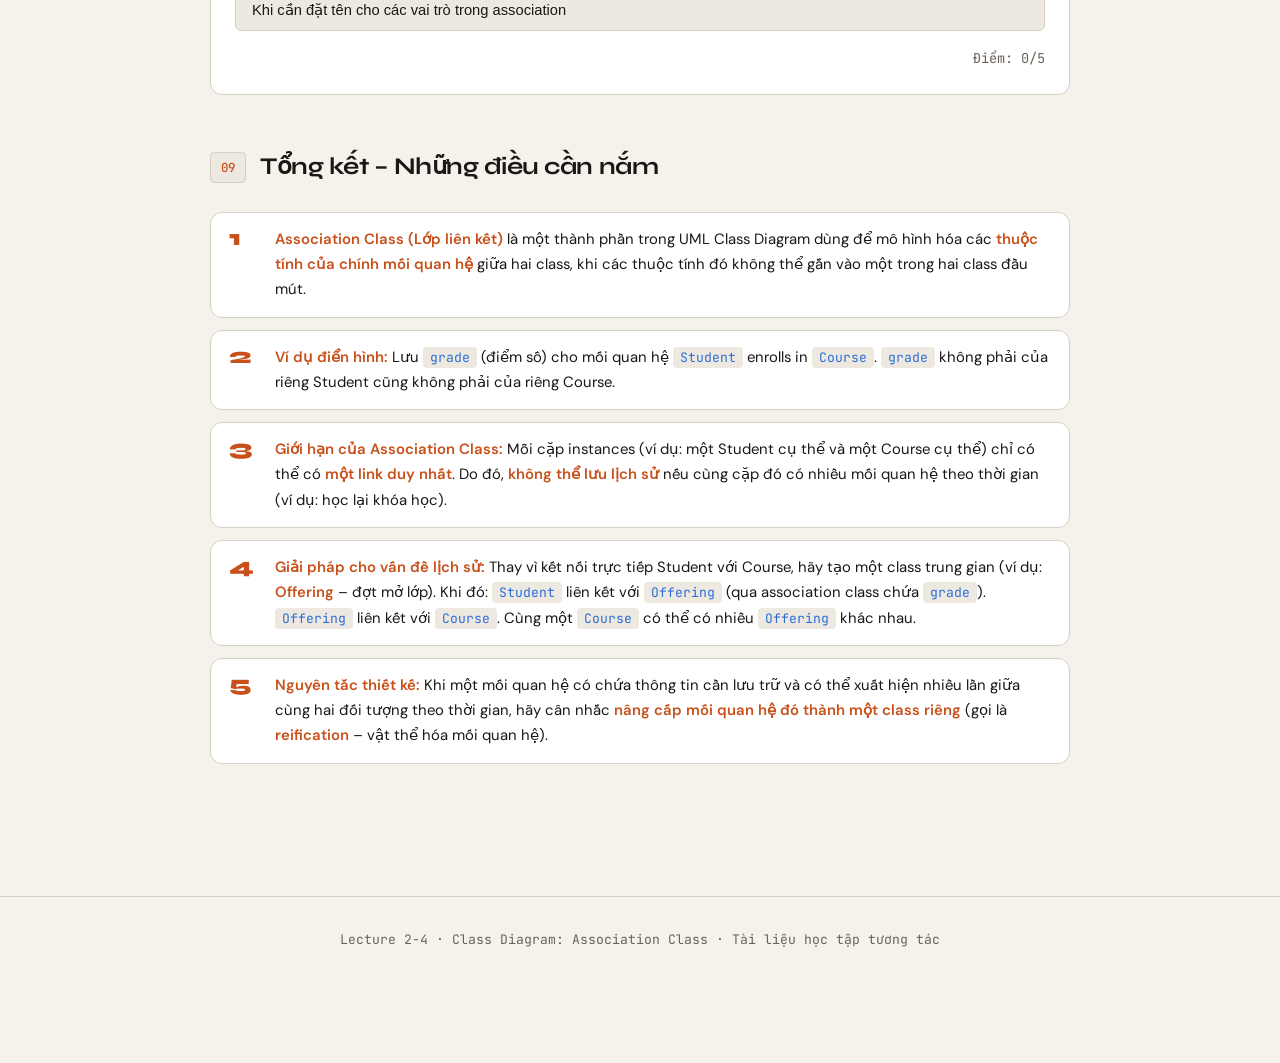
<file: lecture-2-4.html>
<!DOCTYPE html>
<html lang="vi" data-theme="light">
<head>
  <meta charset="UTF-8" />
  <meta name="viewport" content="width=device-width, initial-scale=1.0" />
  <title>Lecture 2-4 – Association Class</title>
  <link href="https://fonts.googleapis.com/css2?family=Syne:wght@400;600;700;800&family=DM+Sans:ital,wght@0,300;0,400;0,500;1,300&family=JetBrains+Mono:wght@400;500&display=swap" rel="stylesheet" />
  <style>
    /* ===== CSS VARIABLES & THEME ===== */
    :root {
      --bg: #f5f2ec; --surface: #ffffff; --surface2: #eee9e0;
      --border: #d6cfc3; --text: #1a1714; --text-muted: #6b6358;
      --accent: #c8501a; --accent2: #2a6dd9; --accent3: #1a8a4a;
      --highlight: #fff3cd; --highlight-border: #f5c842;
      --shadow: 0 2px 12px rgba(0,0,0,0.08); --shadow-lg: 0 8px 40px rgba(0,0,0,0.12);
      --radius: 12px; --radius-sm: 6px;
    }
    [data-theme="dark"] {
      --bg: #121010; --surface: #1e1b18; --surface2: #2a2520;
      --border: #3a3530; --text: #f0ebe3; --text-muted: #9a9080;
      --accent: #e8704a; --accent2: #5a9bf5; --accent3: #4ac87a;
      --highlight: #2a2200; --highlight-border: #a08020;
      --shadow: 0 2px 12px rgba(0,0,0,0.4); --shadow-lg: 0 8px 40px rgba(0,0,0,0.5);
    }
    *, *::before, *::after { box-sizing: border-box; margin: 0; padding: 0; }
    html { scroll-behavior: smooth; }
    body { font-family: 'DM Sans', sans-serif; background: var(--bg); color: var(--text); font-size: 16px; line-height: 1.7; transition: background 0.3s, color 0.3s; }
    strong { color: var(--accent); font-weight: 600; }
    code { font-family: 'JetBrains Mono', monospace; background: var(--surface2); padding: 2px 7px; border-radius: 4px; font-size: 0.88em; color: var(--accent2); }
    a { color: var(--accent2); text-decoration: none; }
    ::-webkit-scrollbar { width: 6px; } ::-webkit-scrollbar-track { background: var(--bg); } ::-webkit-scrollbar-thumb { background: var(--border); border-radius: 3px; }

    /* ===== LAYOUT ===== */
    .page-wrapper { max-width: 900px; margin: 0 auto; padding: 0 20px 80px; }

    /* ===== HEADER ===== */
    .site-header { position: sticky; top: 0; z-index: 100; background: var(--bg); border-bottom: 1px solid var(--border); padding: 14px 20px; display: flex; justify-content: space-between; align-items: center; backdrop-filter: blur(10px); }
    .site-header .brand { font-family: 'Syne', sans-serif; font-weight: 800; font-size: 1rem; letter-spacing: -0.02em; color: var(--accent); }
    .header-controls { display: flex; gap: 10px; align-items: center; }
    .dark-toggle { background: var(--surface2); border: 1px solid var(--border); border-radius: 20px; padding: 5px 14px; cursor: pointer; font-size: 0.82rem; font-family: 'DM Sans', sans-serif; color: var(--text); transition: all 0.2s; display: flex; align-items: center; gap: 6px; }
    .dark-toggle:hover { background: var(--accent); color: #fff; border-color: var(--accent); }
    .progress-bar { position: fixed; top: 0; left: 0; height: 3px; background: var(--accent); z-index: 200; transition: width 0.1s; }

    /* ===== HERO ===== */
    .hero { padding: 60px 0 40px; border-bottom: 1px solid var(--border); margin-bottom: 48px; }
    .hero-label { display: inline-block; font-family: 'JetBrains Mono', monospace; font-size: 0.78rem; letter-spacing: 0.12em; text-transform: uppercase; background: var(--accent); color: #fff; padding: 4px 12px; border-radius: 4px; margin-bottom: 20px; }
    .hero h1 { font-family: 'Syne', sans-serif; font-weight: 800; font-size: clamp(2rem, 5vw, 3.2rem); line-height: 1.1; letter-spacing: -0.03em; margin-bottom: 16px; color: var(--text); }
    .hero h1 span { color: var(--accent); }
    .hero-desc { font-size: 1.05rem; color: var(--text-muted); max-width: 620px; line-height: 1.7; }

    /* ===== TOC ===== */
    .toc { background: var(--surface); border: 1px solid var(--border); border-left: 4px solid var(--accent); border-radius: var(--radius); padding: 20px 24px; margin: 32px 0; }
    .toc-title { font-family: 'Syne', sans-serif; font-weight: 700; font-size: 0.85rem; letter-spacing: 0.08em; text-transform: uppercase; color: var(--text-muted); margin-bottom: 12px; }
    .toc ol { padding-left: 20px; } .toc li { margin: 5px 0; font-size: 0.92rem; } .toc a { color: var(--accent2); } .toc a:hover { color: var(--accent); }

    /* ===== SECTION ===== */
    .section { margin-bottom: 52px; }
    .section-header { display: flex; align-items: center; gap: 14px; margin-bottom: 24px; }
    .section-num { font-family: 'JetBrains Mono', monospace; font-size: 0.78rem; font-weight: 500; color: var(--accent); background: var(--surface2); border: 1px solid var(--border); padding: 4px 10px; border-radius: 4px; white-space: nowrap; }
    .section h2 { font-family: 'Syne', sans-serif; font-weight: 700; font-size: 1.5rem; letter-spacing: -0.02em; color: var(--text); }

    /* ===== CARD ===== */
    .card { background: var(--surface); border: 1px solid var(--border); border-radius: var(--radius); padding: 22px 26px; margin-bottom: 16px; box-shadow: var(--shadow); }
    .card h3 { font-family: 'Syne', sans-serif; font-weight: 700; font-size: 1.05rem; margin-bottom: 12px; color: var(--text); }
    .card p { color: var(--text); margin-bottom: 10px; } .card p:last-child { margin-bottom: 0; }
    .card ul, .card ol { padding-left: 20px; color: var(--text); } .card li { margin: 6px 0; }
    .card-highlight { border-left: 4px solid var(--highlight-border); background: var(--highlight); }
    .card-accent { border-left: 4px solid var(--accent); }
    .card-blue { border-left: 4px solid var(--accent2); }
    .card-green { border-left: 4px solid var(--accent3); }

    /* ===== TOOLTIP ===== */
    .tip { position: relative; cursor: help; border-bottom: 2px dashed var(--accent2); color: inherit; }
    .tip::after { content: attr(data-tip); position: absolute; bottom: calc(100% + 8px); left: 50%; transform: translateX(-50%); background: var(--text); color: var(--bg); font-size: 0.78rem; line-height: 1.5; padding: 8px 12px; border-radius: 8px; white-space: normal; width: 220px; text-align: center; opacity: 0; pointer-events: none; transition: opacity 0.2s; z-index: 50; font-family: 'DM Sans', sans-serif; font-weight: 400; }
    .tip::before { content: ''; position: absolute; bottom: calc(100% + 2px); left: 50%; transform: translateX(-50%); border: 6px solid transparent; border-top-color: var(--text); opacity: 0; transition: opacity 0.2s; z-index: 50; }
    .tip:hover::after, .tip:hover::before { opacity: 1; }

    /* ===== ACCORDION ===== */
    .accordion { margin-bottom: 10px; border-radius: var(--radius); overflow: hidden; border: 1px solid var(--border); }
    .accordion-btn { width: 100%; background: var(--surface); border: none; padding: 16px 20px; text-align: left; cursor: pointer; font-family: 'DM Sans', sans-serif; font-size: 0.97rem; font-weight: 500; color: var(--text); display: flex; justify-content: space-between; align-items: center; gap: 12px; transition: background 0.2s; }
    .accordion-btn:hover { background: var(--surface2); } .accordion-btn.open { background: var(--surface2); color: var(--accent); }
    .accordion-icon { font-size: 1.2rem; transition: transform 0.3s; flex-shrink: 0; color: var(--accent); }
    .accordion-btn.open .accordion-icon { transform: rotate(180deg); }
    .accordion-body { background: var(--surface); max-height: 0; overflow: hidden; transition: max-height 0.4s ease, padding 0.3s; padding: 0 20px; }
    .accordion-body.open { max-height: 900px; padding: 18px 20px; border-top: 1px solid var(--border); }
    .accordion-body p, .accordion-body li { font-size: 0.95rem; color: var(--text); }
    .accordion-body ul { padding-left: 18px; } .accordion-body li { margin: 6px 0; }

    /* ===== TABLE ===== */
    .table-wrap { overflow-x: auto; margin: 16px 0; }
    table { width: 100%; border-collapse: collapse; font-size: 0.92rem; background: var(--surface); border-radius: var(--radius); overflow: hidden; }
    th { background: var(--surface2); padding: 12px 16px; text-align: left; font-family: 'Syne', sans-serif; font-weight: 700; font-size: 0.82rem; letter-spacing: 0.04em; text-transform: uppercase; color: var(--text-muted); border-bottom: 2px solid var(--border); }
    td { padding: 12px 16px; border-bottom: 1px solid var(--border); vertical-align: top; color: var(--text); }
    tr:last-child td { border-bottom: none; } tr:hover td { background: var(--surface2); }

    /* ===== TABS ===== */
    .tabs-wrapper { margin-bottom: 16px; }
    .tab-list { display: flex; gap: 4px; border-bottom: 2px solid var(--border); flex-wrap: wrap; }
    .tab-btn { background: none; border: none; padding: 10px 18px; cursor: pointer; font-family: 'DM Sans', sans-serif; font-size: 0.88rem; font-weight: 500; color: var(--text-muted); border-bottom: 2px solid transparent; margin-bottom: -2px; transition: all 0.2s; border-radius: var(--radius-sm) var(--radius-sm) 0 0; }
    .tab-btn:hover { color: var(--accent); background: var(--surface2); } .tab-btn.active { color: var(--accent); border-bottom-color: var(--accent); background: var(--surface); }
    .tab-panel { display: none; background: var(--surface); border: 1px solid var(--border); border-top: none; border-radius: 0 0 var(--radius) var(--radius); padding: 22px; }
    .tab-panel.active { display: block; }

    /* ===== NOTE BOX ===== */
    .note-box { background: var(--highlight); border: 1px solid var(--highlight-border); border-radius: var(--radius); padding: 18px 22px; margin: 16px 0; font-size: 0.94rem; }
    .note-box-title { font-family: 'Syne', sans-serif; font-weight: 700; font-size: 0.82rem; letter-spacing: 0.08em; text-transform: uppercase; color: var(--highlight-border); margin-bottom: 8px; }
    [data-theme="dark"] .note-box-title { color: #c8a030; }

    /* ===== DIAGRAM BOX ===== */
    .diagram-box { background: var(--surface2); border: 1px solid var(--border); border-radius: var(--radius); padding: 24px; margin: 16px 0; }
    .diagram-label { font-family: 'Syne', sans-serif; font-weight: 700; font-size: 0.78rem; letter-spacing: 0.08em; text-transform: uppercase; color: var(--text-muted); margin-bottom: 16px; text-align: center; }
    .diagram-row { display: flex; align-items: center; justify-content: center; flex-wrap: wrap; gap: 10px; margin: 8px 0; }
    .d-node { background: var(--surface); border: 2px solid var(--accent); border-radius: 8px; padding: 8px 16px; font-family: 'JetBrains Mono', monospace; font-size: 0.85rem; font-weight: 500; color: var(--accent); text-align: center; }
    .d-node-blue { border-color: var(--accent2); color: var(--accent2); }
    .d-node-green { border-color: var(--accent3); color: var(--accent3); }
    .d-node-assoc { border-style: dashed; background: var(--highlight); border-color: var(--highlight-border); color: var(--text); }
    .d-arrow { color: var(--text-muted); font-size: 1.1rem; display: flex; flex-direction: column; align-items: center; gap: 2px; }
    .d-arrow small { font-family: 'DM Sans', sans-serif; font-size: 0.7rem; color: var(--text-muted); }
    .d-vline { display: flex; flex-direction: column; align-items: center; gap: 4px; }
    .d-vline-bar { width: 2px; height: 24px; background: var(--highlight-border); }
    .d-vline-dot { width: 8px; height: 8px; border-radius: 50%; background: var(--highlight-border); }

    /* ===== CODE BLOCK ===== */
    .code-block { background: var(--surface2); border: 1px solid var(--border); border-radius: var(--radius); padding: 18px 22px; font-family: 'JetBrains Mono', monospace; font-size: 0.82rem; line-height: 1.8; overflow-x: auto; color: var(--text); margin: 16px 0; }

    /* ===== FLASHCARD ===== */
    .flashcard-grid { display: grid; grid-template-columns: repeat(auto-fill, minmax(240px, 1fr)); gap: 16px; margin-top: 16px; }
    .flashcard { perspective: 800px; cursor: pointer; height: 160px; }
    .flashcard-inner { position: relative; width: 100%; height: 100%; transform-style: preserve-3d; transition: transform 0.5s cubic-bezier(0.4,0,0.2,1); border-radius: var(--radius); }
    .flashcard.flipped .flashcard-inner { transform: rotateY(180deg); }
    .flashcard-front, .flashcard-back { position: absolute; inset: 0; backface-visibility: hidden; border-radius: var(--radius); display: flex; flex-direction: column; align-items: center; justify-content: center; padding: 18px; text-align: center; border: 1px solid var(--border); }
    .flashcard-front { background: var(--surface); color: var(--text); }
    .flashcard-back { background: var(--accent); color: #fff; transform: rotateY(180deg); }
    .flashcard-front .term { font-family: 'Syne', sans-serif; font-weight: 700; font-size: 1rem; margin-bottom: 8px; }
    .flashcard-front .hint { font-size: 0.75rem; color: var(--text-muted); }
    .flashcard-back .def { font-size: 0.85rem; line-height: 1.5; }

    /* ===== QUIZ ===== */
    .quiz-box { background: var(--surface); border: 1px solid var(--border); border-radius: var(--radius); padding: 24px; margin-top: 16px; }
    .quiz-num { font-family: 'JetBrains Mono', monospace; font-size: 0.75rem; color: var(--text-muted); margin-bottom: 8px; }
    .quiz-question { font-weight: 600; font-size: 1rem; margin-bottom: 16px; color: var(--text); }
    .quiz-options { display: flex; flex-direction: column; gap: 10px; }
    .quiz-option { background: var(--surface2); border: 1px solid var(--border); border-radius: var(--radius-sm); padding: 12px 16px; cursor: pointer; font-size: 0.92rem; color: var(--text); transition: all 0.2s; text-align: left; }
    .quiz-option:hover:not(:disabled) { border-color: var(--accent2); background: var(--surface); }
    .quiz-option.correct { background: #d4fce6; border-color: var(--accent3); color: #0a4a20; }
    .quiz-option.wrong { background: #fce4d4; border-color: var(--accent); color: #4a1000; }
    [data-theme="dark"] .quiz-option.correct { background: #0a2a18; color: #4ac87a; }
    [data-theme="dark"] .quiz-option.wrong { background: #2a1008; color: #e8704a; }
    .quiz-feedback { margin-top: 14px; padding: 12px 16px; border-radius: var(--radius-sm); font-size: 0.9rem; display: none; }
    .quiz-feedback.show { display: block; }
    .quiz-feedback.correct { background: #d4fce6; color: #0a4a20; border: 1px solid var(--accent3); }
    .quiz-feedback.wrong { background: #fce4d4; color: #4a1000; border: 1px solid var(--accent); }
    [data-theme="dark"] .quiz-feedback.correct { background: #0a2a18; color: #4ac87a; border-color: var(--accent3); }
    [data-theme="dark"] .quiz-feedback.wrong { background: #2a1008; color: #e8704a; border-color: var(--accent); }
    .quiz-nav { display: flex; gap: 10px; margin-top: 16px; align-items: center; }
    .btn { padding: 9px 20px; border-radius: var(--radius-sm); font-family: 'DM Sans', sans-serif; font-size: 0.88rem; font-weight: 600; cursor: pointer; transition: all 0.2s; border: 1px solid var(--border); background: var(--surface2); color: var(--text); }
    .btn:hover { background: var(--accent); color: #fff; border-color: var(--accent); }
    .btn-primary { background: var(--accent); color: #fff; border-color: var(--accent); } .btn-primary:hover { opacity: 0.85; }
    .quiz-score { font-family: 'JetBrains Mono', monospace; font-size: 0.85rem; color: var(--text-muted); margin-left: auto; }

    /* ===== SUMMARY ===== */
    .summary-list { display: flex; flex-direction: column; gap: 12px; margin-top: 8px; }
    .summary-item { display: flex; gap: 14px; align-items: flex-start; padding: 14px 18px; background: var(--surface); border: 1px solid var(--border); border-radius: var(--radius); }
    .summary-num { font-family: 'Syne', sans-serif; font-weight: 800; font-size: 1.4rem; color: var(--accent); line-height: 1; flex-shrink: 0; min-width: 32px; }
    .summary-content { font-size: 0.93rem; color: var(--text); }

    /* ===== FOOTER ===== */
    .site-footer { border-top: 1px solid var(--border); padding: 32px 20px; text-align: center; font-size: 0.82rem; color: var(--text-muted); font-family: 'JetBrains Mono', monospace; }

    /* ===== FADE-IN ===== */
    .fade-in { opacity: 0; transform: translateY(20px); transition: opacity 0.5s, transform 0.5s; }
    .fade-in.visible { opacity: 1; transform: translateY(0); }

    @media (max-width: 600px) {
      .hero h1 { font-size: 1.8rem; }
      .flashcard-grid { grid-template-columns: 1fr 1fr; }
      .tab-btn { padding: 8px 12px; font-size: 0.82rem; }
      .card { padding: 16px; }
      .section h2 { font-size: 1.2rem; }
    }
  </style>
</head>
<body>

<div class="progress-bar" id="progressBar"></div>

<!-- HEADER -->
<header class="site-header">
  <div class="brand">UML · Lecture 2-4</div>
  <div class="header-controls">
    <button class="dark-toggle" onclick="toggleDark()" id="darkBtn">🌙 Dark Mode</button>
  </div>
</header>

<div class="page-wrapper">

  <!-- HERO -->
  <div class="hero fade-in">
    <div class="hero-label">Lecture 2-4</div>
    <h1>Class Diagram:<br><span>Association Class</span></h1>
    <p class="hero-desc">
      Bài giảng này giải quyết vấn đề: <strong>Làm thế nào để lưu trữ một thuộc tính (attribute) thuộc về chính mối quan hệ giữa hai đối tượng?</strong> Thông qua ví dụ về việc lưu điểm số (grade), bài học giới thiệu <strong>Association Class (Lớp liên kết)</strong>, giới hạn của nó và mô hình phức tạp hơn sử dụng <strong>Offering</strong>.
    </p>

    <div class="toc">
      <div class="toc-title">📋 Mục lục</div>
      <ol>
        <li><a href="#s1">Vấn đề đặt ra: Lưu trữ thuộc tính của mối quan hệ</a></li>
        <li><a href="#s2">Giải pháp 1: Association Class</a></li>
        <li><a href="#s3">Giới hạn của Association Class</a></li>
        <li><a href="#s4">Giải pháp 2: Mô hình với Offering</a></li>
        <li><a href="#s-example">Ví dụ minh họa</a></li>
        <li><a href="#s-note">Ghi chú quan trọng</a></li>
        <li><a href="#s-flash">Flashcard ôn tập</a></li>
        <li><a href="#s-quiz">Quiz kiểm tra</a></li>
        <li><a href="#s-summary">Tổng kết</a></li>
      </ol>
    </div>
  </div>

  <!-- SECTION 1: VẤN ĐỀ -->
  <div class="section fade-in" id="s1">
    <div class="section-header">
      <span class="section-num">01</span>
      <h2>Vấn đề đặt ra: Lưu trữ thuộc tính của mối quan hệ</h2>
    </div>

    <div class="card card-highlight">
      <h3>📌 Yêu cầu bài toán</h3>
      <p>Hệ thống quản lý sinh viên và khóa học. Cần lưu thông tin <strong>grade (điểm số)</strong> cho mỗi lần một sinh viên đăng ký một khóa học.</p>
      <p><strong>Ví dụ:</strong> Macro đăng ký COMP 3111, COMP 3021, COMP 3311. Cần lưu điểm cho từng cặp (Macro, COMP 3111), (Macro, COMP 3021)...</p>
    </div>

    <div class="card">
      <h3>❌ Các phương án không khả thi</h3>
      <div class="table-wrap">
        <table>
          <thead>
            <tr>
              <th>Phương án</th>
              <th>Mô tả</th>
              <th>Vấn đề</th>
            </tr>
          </thead>
          <tbody>
            <tr>
              <td><strong>Option 1</strong></td>
              <td>Lưu <code>grade</code> như một <strong>attribute của class <code>Student</code></strong></td>
              <td>Không biết trước mỗi sinh viên cần bao nhiêu thuộc tính grade (vì mỗi sinh viên đăng ký số lượng khóa học khác nhau).</td>
            </tr>
            <tr>
              <td><strong>Option 2</strong></td>
              <td>Lưu <code>grade</code> như một <strong>multi-valued attribute</strong> (ví dụ: mảng <code>grades[]</code>) trong class <code>Student</code></td>
              <td>Không biết <strong>grade nào tương ứng với course nào</strong> (mất thông tin ánh xạ).</td>
            </tr>
          </tbody>
        </table>
      </div>
    </div>
  </div>

  <!-- SECTION 2: ASSOCIATION CLASS -->
  <div class="section fade-in" id="s2">
    <div class="section-header">
      <span class="section-num">02</span>
      <h2>Giải pháp 1: Association Class (Lớp liên kết)</h2>
    </div>

    <div class="card card-accent">
      <h3>Định nghĩa</h3>
      <p>Khi một <strong>association (liên kết)</strong> có các <strong>properties (thuộc tính)</strong> riêng, ta có thể mô hình hóa các thuộc tính đó bằng một <span class="tip" data-tip="Lớp liên kết: Một class đặc biệt gắn liền với association, dùng để lưu trữ các thuộc tính của chính mối quan hệ đó."><strong>association class</strong></span> gắn liền với association.</p>
    </div>

    <div class="card">
      <h3>Cách hoạt động</h3>
      <ul>
        <li>Association class nằm giữa hai class (ví dụ: <code>Student</code> và <code>Course</code>).</li>
        <li>Mỗi <strong>link</strong> (ví dụ: Macro – COMP 3111) sẽ có một instance của association class, và instance đó chứa các attribute (ví dụ: <code>grade</code>).</li>
      </ul>

      <!-- Diagram minh họa Association Class -->
      <div class="diagram-box" style="margin-top:16px;">
        <div class="diagram-label">Sơ đồ: Student – EnrollsIn (Association Class) – Course</div>
        <div class="diagram-row">
          <div class="d-node">Student</div>
          <div class="d-arrow">——<small>enrolls in</small>——</div>
          <div class="d-node d-node-blue">Course</div>
        </div>
        <!-- Dashed line connecting to association class -->
        <div style="display:flex; justify-content:center; margin: 4px 0;">
          <div class="d-vline">
            <div class="d-vline-bar"></div>
            <div class="d-vline-dot"></div>
          </div>
        </div>
        <div class="diagram-row">
          <div class="d-node d-node-assoc">
            <div style="font-family:'JetBrains Mono',monospace; font-size:0.85rem; font-weight:600; margin-bottom:4px;">EnrollsIn</div>
            <div style="font-family:'DM Sans',sans-serif; font-size:0.78rem; color:var(--text-muted);">grade: String</div>
          </div>
        </div>
        <p style="font-size:0.8rem; color:var(--text-muted); text-align:center; margin-top:12px;">
          Association class được nối vào đường liên kết bằng <em>đường đứt nét</em>
        </p>
      </div>
    </div>

    <div class="card card-green">
      <h3>✅ Ví dụ cụ thể</h3>
      <ul>
        <li>Macro + COMP 3111 → lưu <code>grade = A+</code></li>
        <li>Jason + COMP 3111 → lưu <code>grade = A</code></li>
        <li>Macro + COMP 3021 → lưu <code>grade = B+</code></li>
      </ul>
      <p style="margin-top:10px;">Mỗi <strong>link</strong> (cặp Student – Course) có một instance của <code>EnrollsIn</code> riêng chứa điểm tương ứng.</p>
    </div>
  </div>

  <!-- SECTION 3: GIỚI HẠN -->
  <div class="section fade-in" id="s3">
    <div class="section-header">
      <span class="section-num">03</span>
      <h2>Giới hạn của Association Class (Hạn chế quan trọng)</h2>
    </div>

    <div class="card card-highlight">
      <h3>⚠️ Quy tắc cốt lõi</h3>
      <p>Một cặp <strong>instances (thể hiện)</strong> chỉ có thể được kết nối với nhau bằng <strong>tối đa một link</strong> duy nhất.</p>
      <p style="margin-top:8px; font-style:italic; color:var(--text-muted);">"Once a pair of instances are related, they are related. We cannot relate the same pair of instances using two different links."</p>
    </div>

    <div class="card">
      <h3>Ví dụ về hạn chế – Trường hợp Kenneth học lại</h3>

      <div class="tabs-wrapper">
        <div class="tab-list">
          <button class="tab-btn active" onclick="openTab(this,'tab-fail')">Lần 1: Fail</button>
          <button class="tab-btn" onclick="openTab(this,'tab-pass')">Lần 2: A+</button>
          <button class="tab-btn" onclick="openTab(this,'tab-problem')">⚠️ Vấn đề</button>
        </div>
        <div class="tab-panel active" id="tab-fail">
          <p>Kenneth đăng ký <strong>COMP 3111</strong> vào học kỳ trước và bị <strong>Fail (F)</strong>.</p>
          <p>→ Lưu link <code>(Kenneth, COMP 3111)</code> với <code>grade = F</code>.</p>
        </div>
        <div class="tab-panel" id="tab-pass">
          <p>Kenneth đăng ký lại <strong>COMP 3111</strong> vào học kỳ này và được <strong>A+</strong>.</p>
          <p>→ Muốn lưu link <code>(Kenneth, COMP 3111)</code> mới với <code>grade = A+</code>.</p>
        </div>
        <div class="tab-panel" id="tab-problem">
          <p><strong>Kết quả:</strong> Chỉ có thể giữ lại <strong>một trong hai links</strong> (thường là link mới nhất, <code>grade = A+</code>). <strong>Không thể lưu cả hai lần đăng ký.</strong></p>
          <div class="note-box" style="margin-top:12px;">
            <div class="note-box-title">❌ Kết luận</div>
            <p>Mô hình <code>Student</code> — <code>EnrollsIn</code> — <code>Course</code> <strong>không thể lưu trữ thông tin lịch sử (historical information)</strong> khi cùng một sinh viên đăng ký cùng một khóa học nhiều lần.</p>
          </div>
        </div>
      </div>
    </div>
  </div>

  <!-- SECTION 4: OFFERING -->
  <div class="section fade-in" id="s4">
    <div class="section-header">
      <span class="section-num">04</span>
      <h2>Giải pháp 2: Mô hình phức tạp hơn với Offering (Đợt mở lớp)</h2>
    </div>

    <p style="margin-bottom:16px; color:var(--text-muted);">Để khắc phục hạn chế trên, cần tách khái niệm <strong>Course (khóa học)</strong> và <strong>Offering (đợt mở lớp)</strong>.</p>

    <div class="card card-blue">
      <h3>Định nghĩa Offering</h3>
      <p>Một <strong>offering</strong> là một lần một khóa học được mở cụ thể trong một học kỳ nhất định.</p>
      <ul style="margin-top:8px;">
        <li><code>COMP 3111</code> (Course) có các offerings: "COMP 3111 Fall 2019", "COMP 3111 Spring 2020".</li>
        <li><code>COMP 3311</code> (Course) có offerings: "COMP 3311 Fall 2020", v.v.</li>
      </ul>
    </div>

    <div class="card">
      <h3>Mô hình mới</h3>
      <div class="diagram-box">
        <div class="diagram-label">Sơ đồ: Student – Offering – Course</div>
        <div class="diagram-row">
          <div class="d-node">Student</div>
          <div class="d-arrow">——<small>enrolls in</small>——</div>
          <div class="d-node d-node-blue">
            <div style="font-weight:600;">Offering</div>
            <div style="font-family:'DM Sans',sans-serif; font-size:0.72rem; color:var(--text-muted); margin-top:4px;">semester: String<br>year: Integer</div>
          </div>
          <div class="d-arrow">——<small>offers</small>——</div>
          <div class="d-node d-node-green">Course</div>
        </div>
        <div style="display:flex; justify-content:center; margin: 4px 0;">
          <div class="d-vline">
            <div class="d-vline-bar"></div>
            <div class="d-vline-dot"></div>
          </div>
        </div>
        <div class="diagram-row">
          <div class="d-node d-node-assoc">
            <div style="font-family:'JetBrains Mono',monospace; font-size:0.82rem; font-weight:600; margin-bottom:4px;">EnrollsIn / Takes</div>
            <div style="font-family:'DM Sans',sans-serif; font-size:0.78rem; color:var(--text-muted);">grade: String</div>
          </div>
        </div>
      </div>
    </div>

    <div class="card card-green">
      <h3>✅ Kết quả với trường hợp Kenneth</h3>
      <ul>
        <li>Kenneth enrolls into offering <strong>"COMP 3111 Fall 2019"</strong> → <code>grade = F</code></li>
        <li>Kenneth enrolls into offering <strong>"COMP 3111 Spring 2020"</strong> → <code>grade = A+</code></li>
        <li>Hai cặp instance khác nhau: <code>(Kenneth, Offering_Fall2019)</code> và <code>(Kenneth, Offering_Spring2020)</code> → <strong>cho phép lưu cả hai thông tin</strong>.</li>
      </ul>
    </div>

    <div class="card card-accent">
      <h3>Lợi ích</h3>
      <p>Mô hình này cho phép lưu trữ toàn bộ lịch sử (<strong>historical information</strong>) và cho phép sinh viên đăng ký cùng một khóa học nhiều lần thông qua các offerings khác nhau trong các học kỳ khác nhau.</p>
    </div>
  </div>

  <!-- SECTION: VÍ DỤ MINH HỌA -->
  <div class="section fade-in" id="s-example">
    <div class="section-header">
      <span class="section-num">05</span>
      <h2>Ví dụ minh họa</h2>
    </div>

    <div class="table-wrap">
      <table>
        <thead>
          <tr>
            <th>Tình huống</th>
            <th>Mô hình Association Class đơn giản</th>
            <th>Mô hình với Offering</th>
          </tr>
        </thead>
        <tbody>
          <tr>
            <td><strong>Macro đăng ký COMP3111 lần đầu, điểm A+</strong></td>
            <td>Lưu được: (Macro, COMP3111) → A+</td>
            <td>Lưu được: (Macro, Offering_Fall2020) → A+</td>
          </tr>
          <tr>
            <td><strong>Kenneth đăng ký COMP3111 lần 1 (Fail), lần 2 (A+)</strong></td>
            <td><strong>KHÔNG</strong> lưu được cả hai. Chỉ giữ được link mới nhất (A+).</td>
            <td><strong>LƯU ĐƯỢC</strong> cả hai: (Kenneth, Offering_Fall2019) → F; (Kenneth, Offering_Spring2020) → A+.</td>
          </tr>
          <tr>
            <td><strong>Bản chất</strong></td>
            <td>Mỗi cặp (Student, Course) chỉ có <strong>một link</strong> duy nhất.</td>
            <td>Mỗi cặp (Student, Offering) là duy nhất. Cùng một Course nhưng khác Offering sẽ tạo ra các cặp khác nhau.</td>
          </tr>
        </tbody>
      </table>
    </div>

    <div class="card" style="margin-top:16px;">
      <h3>Minh họa bằng sơ đồ tư duy</h3>
      <div class="code-block">Mô hình đơn giản (có vấn đề):
[Student] ---- (EnrollsIn, grade) ---- [Course]
Vấn đề: (Kenneth, COMP3111) chỉ tồn tại MỘT link.

Mô hình với Offering (giải pháp):
[Student] ---- (EnrollsIn, grade) ---- [Offering] ---- [Course]
                                          |
                                          +-- semester: String
                                          +-- year: Integer

Offering 1: COMP3111, Fall 2019
Offering 2: COMP3111, Spring 2020

=> (Kenneth, Offering1) và (Kenneth, Offering2) là HAI cặp khác nhau.</div>
    </div>
  </div>

  <!-- SECTION: GHI CHÚ QUAN TRỌNG -->
  <div class="section fade-in" id="s-note">
    <div class="section-header">
      <span class="section-num">06</span>
      <h2>Ghi chú quan trọng</h2>
    </div>

    <div class="accordion">
      <button class="accordion-btn" onclick="toggleAcc(this)">
        📌 Association Class được dùng khi thuộc tính KHÔNG thể gắn vào một trong hai class đầu mút
        <span class="accordion-icon">▾</span>
      </button>
      <div class="accordion-body">
        <ul>
          <li>Điểm số (<code>grade</code>) không phải là thuộc tính chỉ của sinh viên (vì mỗi course có điểm khác nhau).</li>
          <li>Điểm số cũng không phải là thuộc tính chỉ của khóa học (vì mỗi sinh viên có điểm khác nhau).</li>
          <li>Điểm số thuộc về <strong>chính mối quan hệ</strong> giữa sinh viên và khóa học.</li>
        </ul>
      </div>
    </div>

    <div class="accordion">
      <button class="accordion-btn" onclick="toggleAcc(this)">
        ⚠️ Hạn chế cốt lõi của Association Class
        <span class="accordion-icon">▾</span>
      </button>
      <div class="accordion-body">
        <ul>
          <li>Mỗi cặp instances chỉ được phép có <strong>tối đa một link</strong>.</li>
          <li>Điều này dẫn đến việc <strong>không thể lưu lịch sử</strong> nếu cùng một cặp instances có nhiều mối quan hệ theo thời gian.</li>
        </ul>
      </div>
    </div>

    <div class="accordion">
      <button class="accordion-btn" onclick="toggleAcc(this)">
        🔧 Khi nào cần mô hình Offering (hay nói chung là một class trung gian)?
        <span class="accordion-icon">▾</span>
      </button>
      <div class="accordion-body">
        <ul>
          <li>Khi cần lưu thông tin <strong>phụ thuộc vào thời gian</strong> (ví dụ: học kỳ, năm học).</li>
          <li>Khi cùng một cặp class có thể có <strong>nhiều instances của mối quan hệ</strong> (nhiều lần đăng ký, nhiều lần giao dịch, v.v.).</li>
          <li><strong>Nguyên tắc chung:</strong> Nếu bạn cần phân biệt các lần xuất hiện khác nhau của cùng một mối quan hệ, hãy tạo một class trung gian (ở đây là <code>Offering</code>).</li>
        </ul>
      </div>
    </div>

    <div class="accordion">
      <button class="accordion-btn" onclick="toggleAcc(this)">
        🔄 Bài học thiết kế: Mô hình hóa là quá trình lặp đi lặp lại
        <span class="accordion-icon">▾</span>
      </button>
      <div class="accordion-body">
        <p>Mô hình hóa là một quá trình <strong>lặp đi lặp lại (iterative)</strong>. Mô hình đơn giản (association class) có thể đủ cho một số yêu cầu, nhưng khi yêu cầu mới xuất hiện (lưu lịch sử), cần <strong>tinh chỉnh (refine)</strong> mô hình để phức tạp hơn nhưng đầy đủ hơn.</p>
      </div>
    </div>
  </div>

  <!-- FLASHCARD -->
  <div class="section fade-in" id="s-flash">
    <div class="section-header">
      <span class="section-num">07</span>
      <h2>Flashcard ôn tập</h2>
    </div>
    <p style="color:var(--text-muted); margin-bottom:16px; font-size:0.92rem;">Bấm vào thẻ để xem định nghĩa ↓</p>

    <div class="flashcard-grid">
      <div class="flashcard" onclick="this.classList.toggle('flipped')">
        <div class="flashcard-inner">
          <div class="flashcard-front"><div class="term">Association Class</div><div class="hint">Bấm để lật →</div></div>
          <div class="flashcard-back"><div class="def">Lớp liên kết – Dùng để lưu trữ các thuộc tính của chính mối quan hệ giữa hai class, khi thuộc tính đó không thuộc về riêng bên nào.</div></div>
        </div>
      </div>
      <div class="flashcard" onclick="this.classList.toggle('flipped')">
        <div class="flashcard-inner">
          <div class="flashcard-front"><div class="term">Link</div><div class="hint">Bấm để lật →</div></div>
          <div class="flashcard-back"><div class="def">Một instance (thể hiện) của association – kết nối cụ thể giữa hai instance, ví dụ: (Macro, COMP3111).</div></div>
        </div>
      </div>
      <div class="flashcard" onclick="this.classList.toggle('flipped')">
        <div class="flashcard-inner">
          <div class="flashcard-front"><div class="term">Giới hạn của Association Class</div><div class="hint">Bấm để lật →</div></div>
          <div class="flashcard-back"><div class="def">Mỗi cặp instances chỉ được phép có TỐI ĐA MỘT link duy nhất → không lưu được lịch sử.</div></div>
        </div>
      </div>
      <div class="flashcard" onclick="this.classList.toggle('flipped')">
        <div class="flashcard-inner">
          <div class="flashcard-front"><div class="term">Offering</div><div class="hint">Bấm để lật →</div></div>
          <div class="flashcard-back"><div class="def">Đợt mở lớp – Một lần cụ thể một khóa học được mở trong một học kỳ nhất định. Giải pháp để lưu lịch sử đăng ký.</div></div>
        </div>
      </div>
      <div class="flashcard" onclick="this.classList.toggle('flipped')">
        <div class="flashcard-inner">
          <div class="flashcard-front"><div class="term">Reification</div><div class="hint">Bấm để lật →</div></div>
          <div class="flashcard-back"><div class="def">Vật thể hóa mối quan hệ – Nâng cấp một association thành một class riêng để có thể lưu trữ nhiều thông tin hơn.</div></div>
        </div>
      </div>
      <div class="flashcard" onclick="this.classList.toggle('flipped')">
        <div class="flashcard-inner">
          <div class="flashcard-front"><div class="term">Historical Information</div><div class="hint">Bấm để lật →</div></div>
          <div class="flashcard-back"><div class="def">Thông tin lịch sử – Cần lưu nhiều lần cùng mối quan hệ theo thời gian. Cần dùng class trung gian (Offering) thay vì Association Class đơn giản.</div></div>
        </div>
      </div>
    </div>
  </div>

  <!-- QUIZ -->
  <div class="section fade-in" id="s-quiz">
    <div class="section-header">
      <span class="section-num">08</span>
      <h2>Quiz kiểm tra</h2>
    </div>
    <p style="color:var(--text-muted); margin-bottom:12px; font-size:0.92rem;">Tất cả câu hỏi đều dựa trên nội dung bài giảng.</p>
    <div class="quiz-box" id="quizBox">
      <div class="quiz-num" id="quizNum"></div>
      <div class="quiz-question" id="quizQ"></div>
      <div class="quiz-options" id="quizOpts"></div>
      <div class="quiz-feedback" id="quizFb"></div>
      <div class="quiz-nav">
        <button class="btn btn-primary" id="quizNext" onclick="nextQuestion()" style="display:none;">Câu tiếp →</button>
        <div class="quiz-score" id="quizScore"></div>
      </div>
    </div>
  </div>

  <!-- SUMMARY -->
  <div class="section fade-in" id="s-summary">
    <div class="section-header">
      <span class="section-num">09</span>
      <h2>Tổng kết – Những điều cần nắm</h2>
    </div>

    <div class="summary-list">
      <div class="summary-item">
        <div class="summary-num">1</div>
        <div class="summary-content">
          <strong>Association Class (Lớp liên kết)</strong> là một thành phần trong UML Class Diagram dùng để mô hình hóa các <strong>thuộc tính của chính mối quan hệ</strong> giữa hai class, khi các thuộc tính đó không thể gắn vào một trong hai class đầu mút.
        </div>
      </div>
      <div class="summary-item">
        <div class="summary-num">2</div>
        <div class="summary-content">
          <strong>Ví dụ điển hình:</strong> Lưu <code>grade</code> (điểm số) cho mối quan hệ <code>Student</code> enrolls in <code>Course</code>. <code>grade</code> không phải của riêng Student cũng không phải của riêng Course.
        </div>
      </div>
      <div class="summary-item">
        <div class="summary-num">3</div>
        <div class="summary-content">
          <strong>Giới hạn của Association Class:</strong> Mỗi cặp instances (ví dụ: một Student cụ thể và một Course cụ thể) chỉ có thể có <strong>một link duy nhất</strong>. Do đó, <strong>không thể lưu lịch sử</strong> nếu cùng cặp đó có nhiều mối quan hệ theo thời gian (ví dụ: học lại khóa học).
        </div>
      </div>
      <div class="summary-item">
        <div class="summary-num">4</div>
        <div class="summary-content">
          <strong>Giải pháp cho vấn đề lịch sử:</strong> Thay vì kết nối trực tiếp Student với Course, hãy tạo một class trung gian (ví dụ: <strong>Offering</strong> – đợt mở lớp). Khi đó: <code>Student</code> liên kết với <code>Offering</code> (qua association class chứa <code>grade</code>). <code>Offering</code> liên kết với <code>Course</code>. Cùng một <code>Course</code> có thể có nhiều <code>Offering</code> khác nhau.
        </div>
      </div>
      <div class="summary-item">
        <div class="summary-num">5</div>
        <div class="summary-content">
          <strong>Nguyên tắc thiết kế:</strong> Khi một mối quan hệ có chứa thông tin cần lưu trữ và có thể xuất hiện nhiều lần giữa cùng hai đối tượng theo thời gian, hãy cân nhắc <strong>nâng cấp mối quan hệ đó thành một class riêng</strong> (gọi là <strong>reification</strong> – vật thể hóa mối quan hệ).
        </div>
      </div>
    </div>
  </div>

</div><!-- end page-wrapper -->

<footer class="site-footer">
  <div class="page-wrapper">
    Lecture 2-4 · Class Diagram: Association Class · Tài liệu học tập tương tác
  </div>
</footer>

<script>
  /* Dark Mode */
  function toggleDark() {
    const html = document.documentElement;
    const isDark = html.getAttribute('data-theme') === 'dark';
    html.setAttribute('data-theme', isDark ? 'light' : 'dark');
    document.getElementById('darkBtn').textContent = isDark ? '🌙 Dark Mode' : '☀️ Light Mode';
    localStorage.setItem('theme', isDark ? 'light' : 'dark');
  }
  (function() {
    const t = localStorage.getItem('theme');
    if (t === 'dark') {
      document.documentElement.setAttribute('data-theme', 'dark');
      document.addEventListener('DOMContentLoaded', () => { document.getElementById('darkBtn').textContent = '☀️ Light Mode'; });
    }
  })();

  /* Progress Bar */
  window.addEventListener('scroll', () => {
    const pct = (window.scrollY / (document.documentElement.scrollHeight - window.innerHeight)) * 100;
    document.getElementById('progressBar').style.width = pct + '%';
  });

  /* Accordion */
  function toggleAcc(btn) {
    const body = btn.nextElementSibling;
    const isOpen = btn.classList.contains('open');
    btn.classList.toggle('open', !isOpen);
    body.classList.toggle('open', !isOpen);
  }

  /* Tabs */
  function openTab(btn, panelId) {
    btn.closest('.tabs-wrapper').querySelectorAll('.tab-btn').forEach(b => b.classList.remove('active'));
    btn.closest('.tabs-wrapper').querySelectorAll('.tab-panel').forEach(p => p.classList.remove('active'));
    btn.classList.add('active');
    document.getElementById(panelId).classList.add('active');
  }

  /* Fade-in */
  const observer = new IntersectionObserver((entries) => {
    entries.forEach(e => { if (e.isIntersecting) { e.target.classList.add('visible'); observer.unobserve(e.target); } });
  }, { threshold: 0.08 });
  document.querySelectorAll('.fade-in').forEach(el => observer.observe(el));

  /* Quiz */
  const quizData = [
    { q: "Association Class được dùng trong trường hợp nào?", opts: ["Khi muốn thêm nhiều subclass vào một class", "Khi một association có các thuộc tính riêng không thể gắn vào một trong hai class đầu mút", "Khi muốn tạo ra nhiều link giữa hai cặp instance", "Khi cần đặt tên cho các vai trò trong association"], ans: 1, explain: "Association Class được dùng khi chính mối quan hệ (association) cần lưu trữ thuộc tính riêng – ví dụ grade không thuộc về Student hay Course mà thuộc về mối quan hệ giữa hai bên." },
    { q: "Hạn chế cốt lõi của Association Class là gì?", opts: ["Không thể thêm nhiều hơn 2 attribute vào association class", "Không thể dùng association class với abstract class", "Mỗi cặp instances chỉ được phép có tối đa một link duy nhất", "Association class không thể có operations"], ans: 2, explain: "Đây là hạn chế quan trọng nhất: một cặp instances (ví dụ Kenneth và COMP3111) chỉ có thể được kết nối bằng đúng một link, nên không thể lưu được cả hai lần đăng ký của cùng một sinh viên cho cùng một course." },
    { q: "Tại sao không thể lưu `grade` như một attribute thông thường trong class Student?", opts: ["Vì grade không phải kiểu dữ liệu hợp lệ", "Vì không biết trước mỗi sinh viên cần bao nhiêu thuộc tính grade tương ứng với từng course", "Vì Student là abstract class", "Vì grade phải là thuộc tính của Course"], ans: 1, explain: "Mỗi sinh viên đăng ký số lượng khóa học khác nhau, nên không thể biết trước cần bao nhiêu thuộc tính grade. Hơn nữa, nếu dùng multi-valued attribute grades[] thì không biết grade nào tương ứng với course nào." },
    { q: "Trong mô hình có Offering, tại sao Kenneth có thể lưu được cả hai lần đăng ký COMP3111?", opts: ["Vì Offering là abstract class", "Vì mỗi lần mở lớp là một Offering khác nhau, tạo ra hai cặp (Kenneth, Offering) khác nhau", "Vì association class có thể chứa nhiều links", "Vì COMP3111 được mở thành hai Course riêng biệt"], ans: 1, explain: "COMP 3111 Fall 2019 và COMP 3111 Spring 2020 là hai Offering khác nhau. Do đó (Kenneth, Offering_Fall2019) và (Kenneth, Offering_Spring2020) là hai cặp instances hoàn toàn khác nhau, mỗi cặp có một link riêng." },
    { q: "Khái niệm 'reification' trong thiết kế mô hình có nghĩa là gì?", opts: ["Thêm ràng buộc vào class diagram", "Nâng cấp một mối quan hệ thành một class riêng", "Xóa các association không cần thiết", "Đổi tên các class cho rõ nghĩa hơn"], ans: 1, explain: "Reification (vật thể hóa mối quan hệ) là kỹ thuật nâng cấp một association thành một class riêng biệt, giúp lưu trữ nhiều thông tin hơn và xử lý các trường hợp phức tạp như lưu lịch sử." }
  ];

  let currentQ = 0, score = 0, answered = false;

  function renderQuestion() {
    const q = quizData[currentQ];
    document.getElementById('quizNum').textContent = `Câu ${currentQ + 1} / ${quizData.length}`;
    document.getElementById('quizQ').textContent = q.q;
    const optsEl = document.getElementById('quizOpts');
    optsEl.innerHTML = '';
    q.opts.forEach((opt, i) => {
      const btn = document.createElement('button');
      btn.className = 'quiz-option'; btn.textContent = opt;
      btn.onclick = () => checkAnswer(i);
      optsEl.appendChild(btn);
    });
    document.getElementById('quizFb').className = 'quiz-feedback';
    document.getElementById('quizFb').textContent = '';
    document.getElementById('quizNext').style.display = 'none';
    document.getElementById('quizScore').textContent = `Điểm: ${score}/${quizData.length}`;
    answered = false;
  }

  function checkAnswer(i) {
    if (answered) return;
    answered = true;
    const q = quizData[currentQ];
    const opts = document.querySelectorAll('.quiz-option');
    opts.forEach(b => b.disabled = true);
    const fb = document.getElementById('quizFb');
    if (i === q.ans) { opts[i].classList.add('correct'); score++; fb.className = 'quiz-feedback correct show'; fb.textContent = '✅ Đúng! ' + q.explain; }
    else { opts[i].classList.add('wrong'); opts[q.ans].classList.add('correct'); fb.className = 'quiz-feedback wrong show'; fb.textContent = '❌ Chưa đúng. ' + q.explain; }
    document.getElementById('quizScore').textContent = `Điểm: ${score}/${quizData.length}`;
    const nextBtn = document.getElementById('quizNext');
    nextBtn.style.display = 'inline-block';
    if (currentQ < quizData.length - 1) { nextBtn.textContent = 'Câu tiếp →'; nextBtn.onclick = nextQuestion; }
    else { nextBtn.textContent = '🔄 Làm lại'; nextBtn.onclick = resetQuiz; }
  }

  function nextQuestion() { currentQ++; renderQuestion(); }
  function resetQuiz() { currentQ = 0; score = 0; renderQuestion(); }
  renderQuestion();
</script>
</body>
</html>
</file>
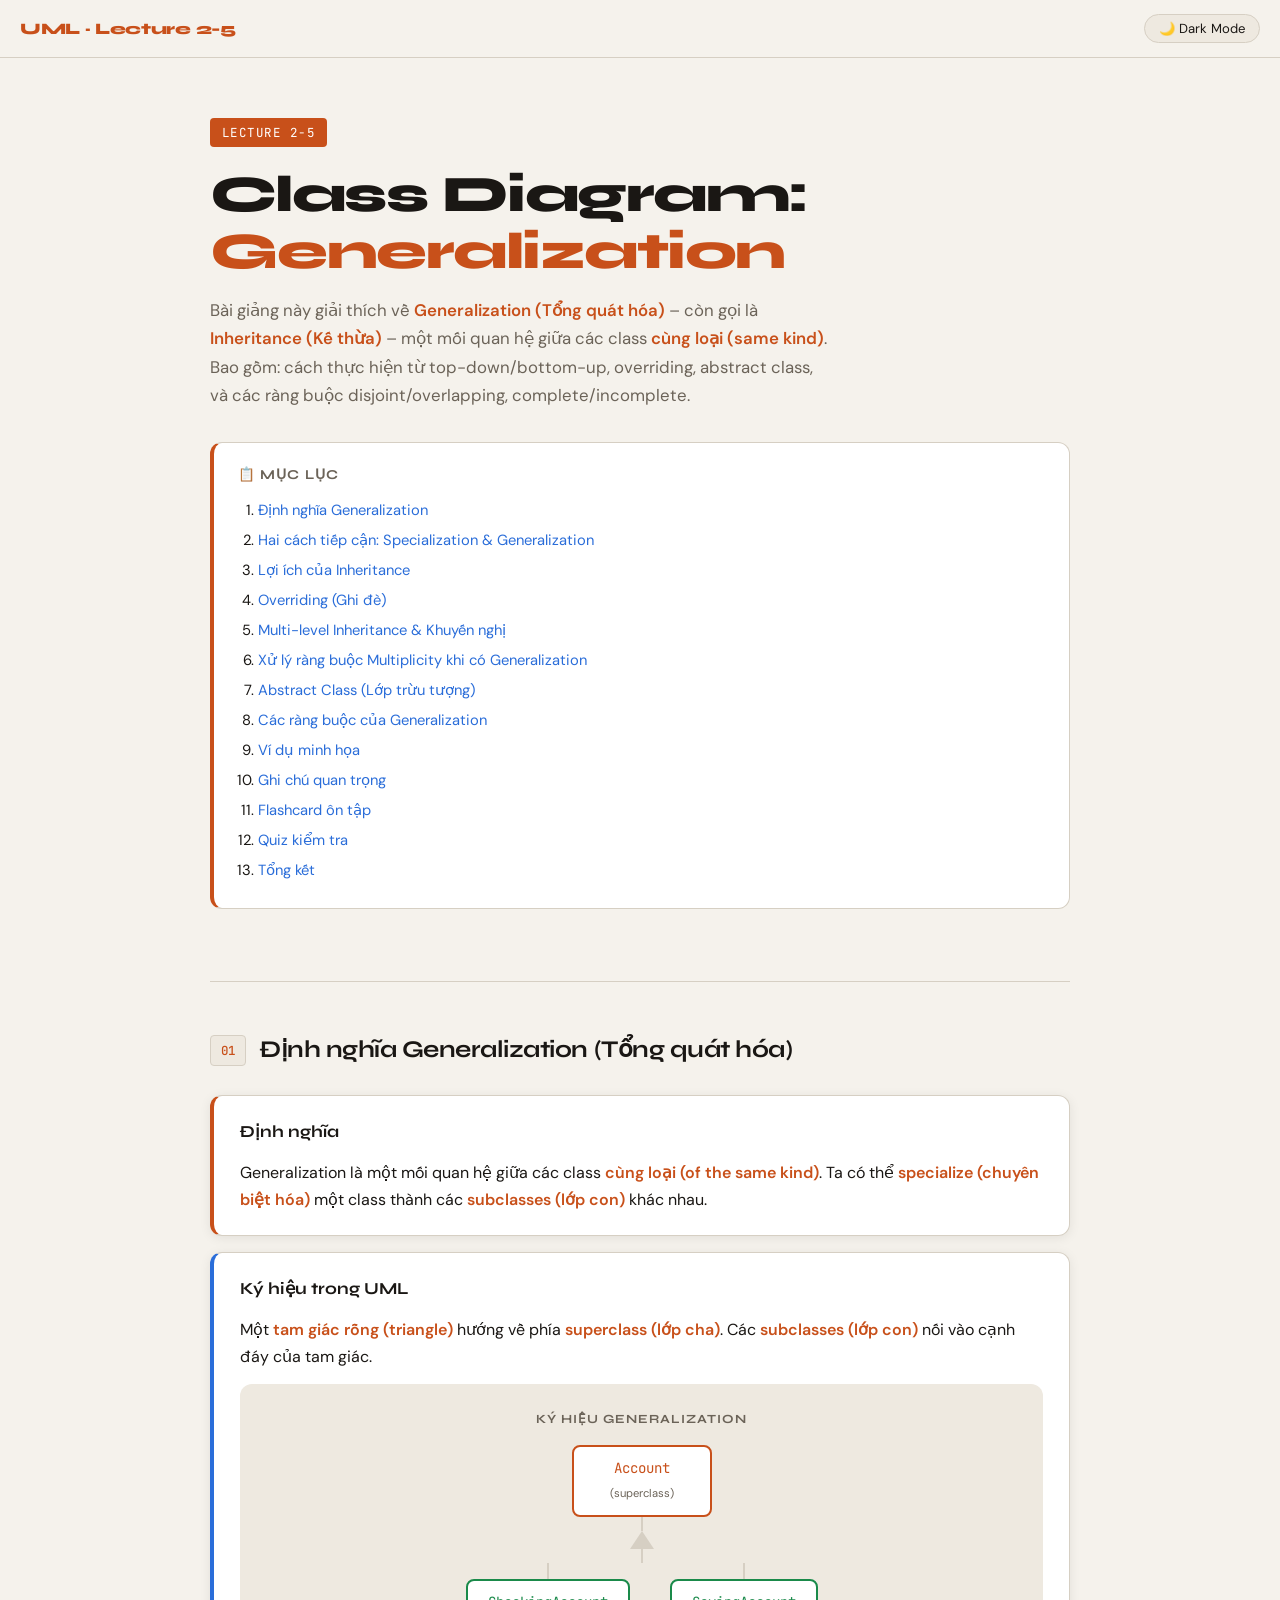
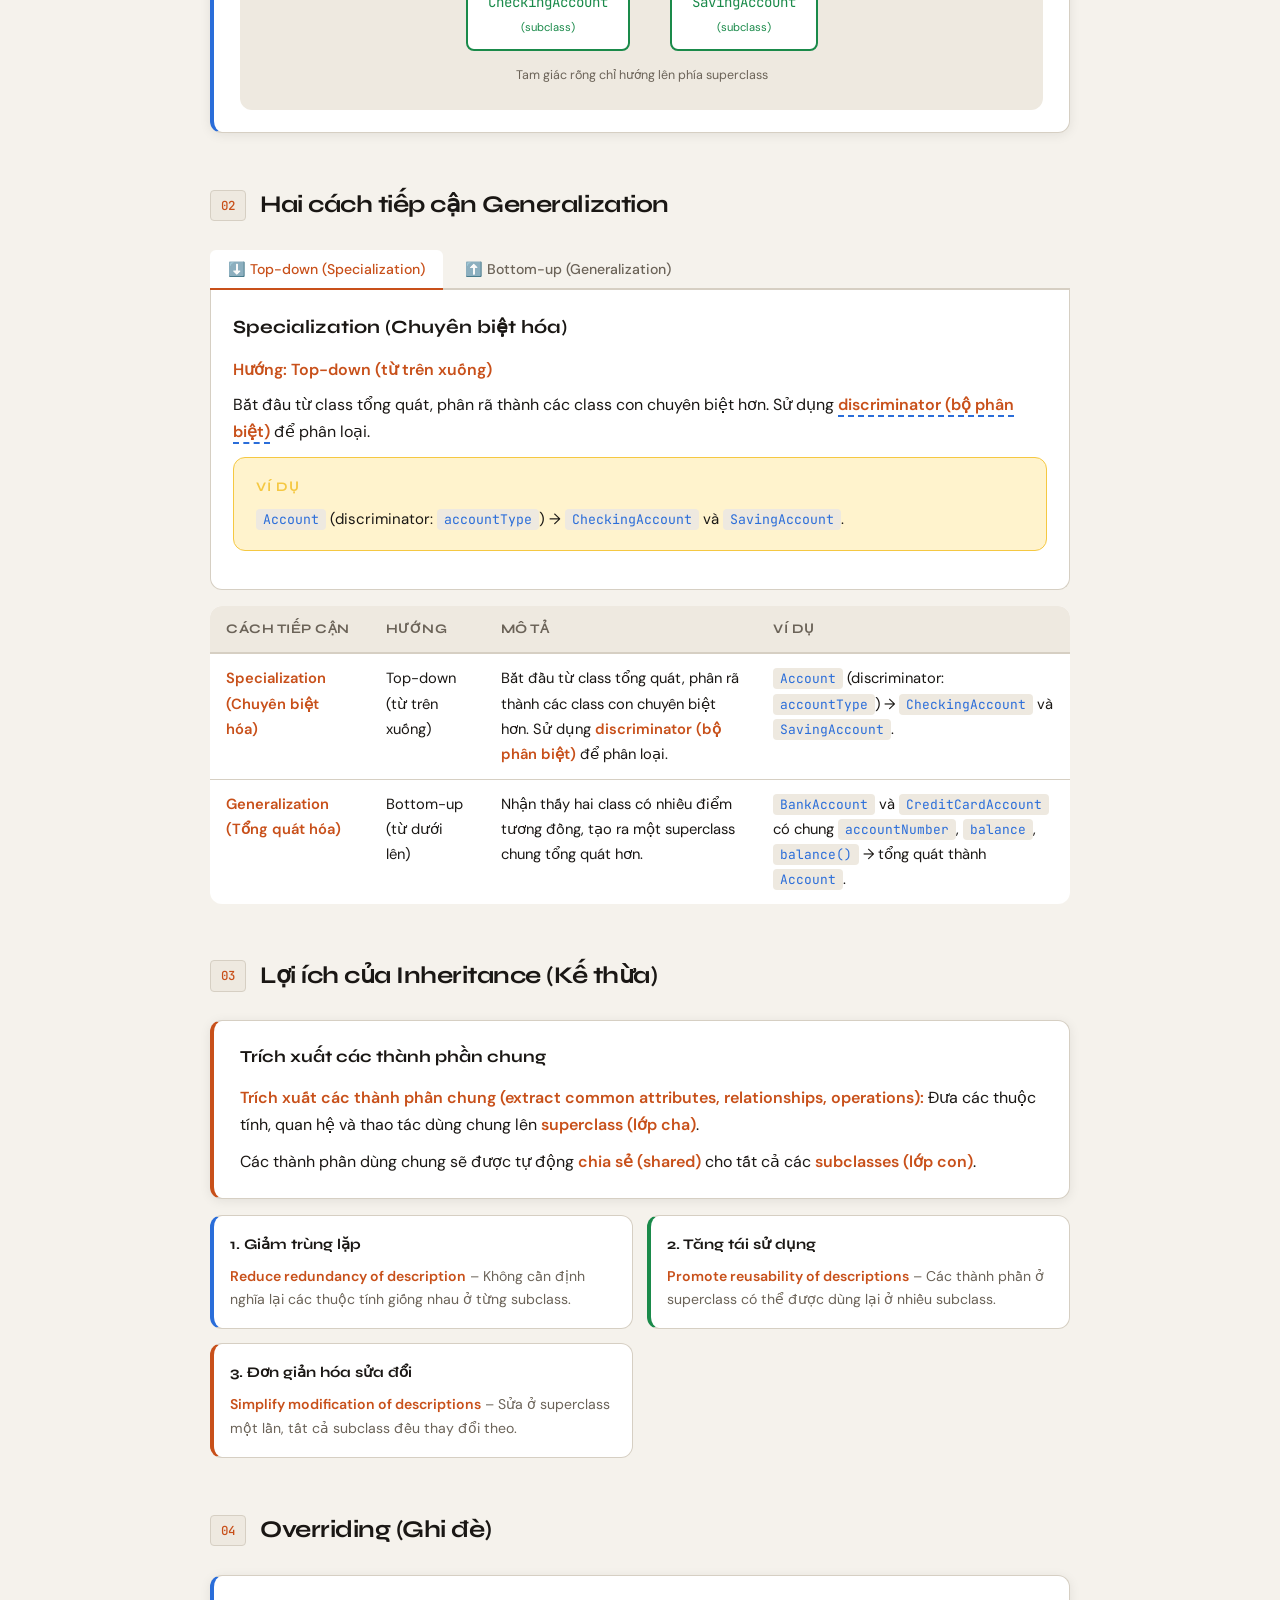
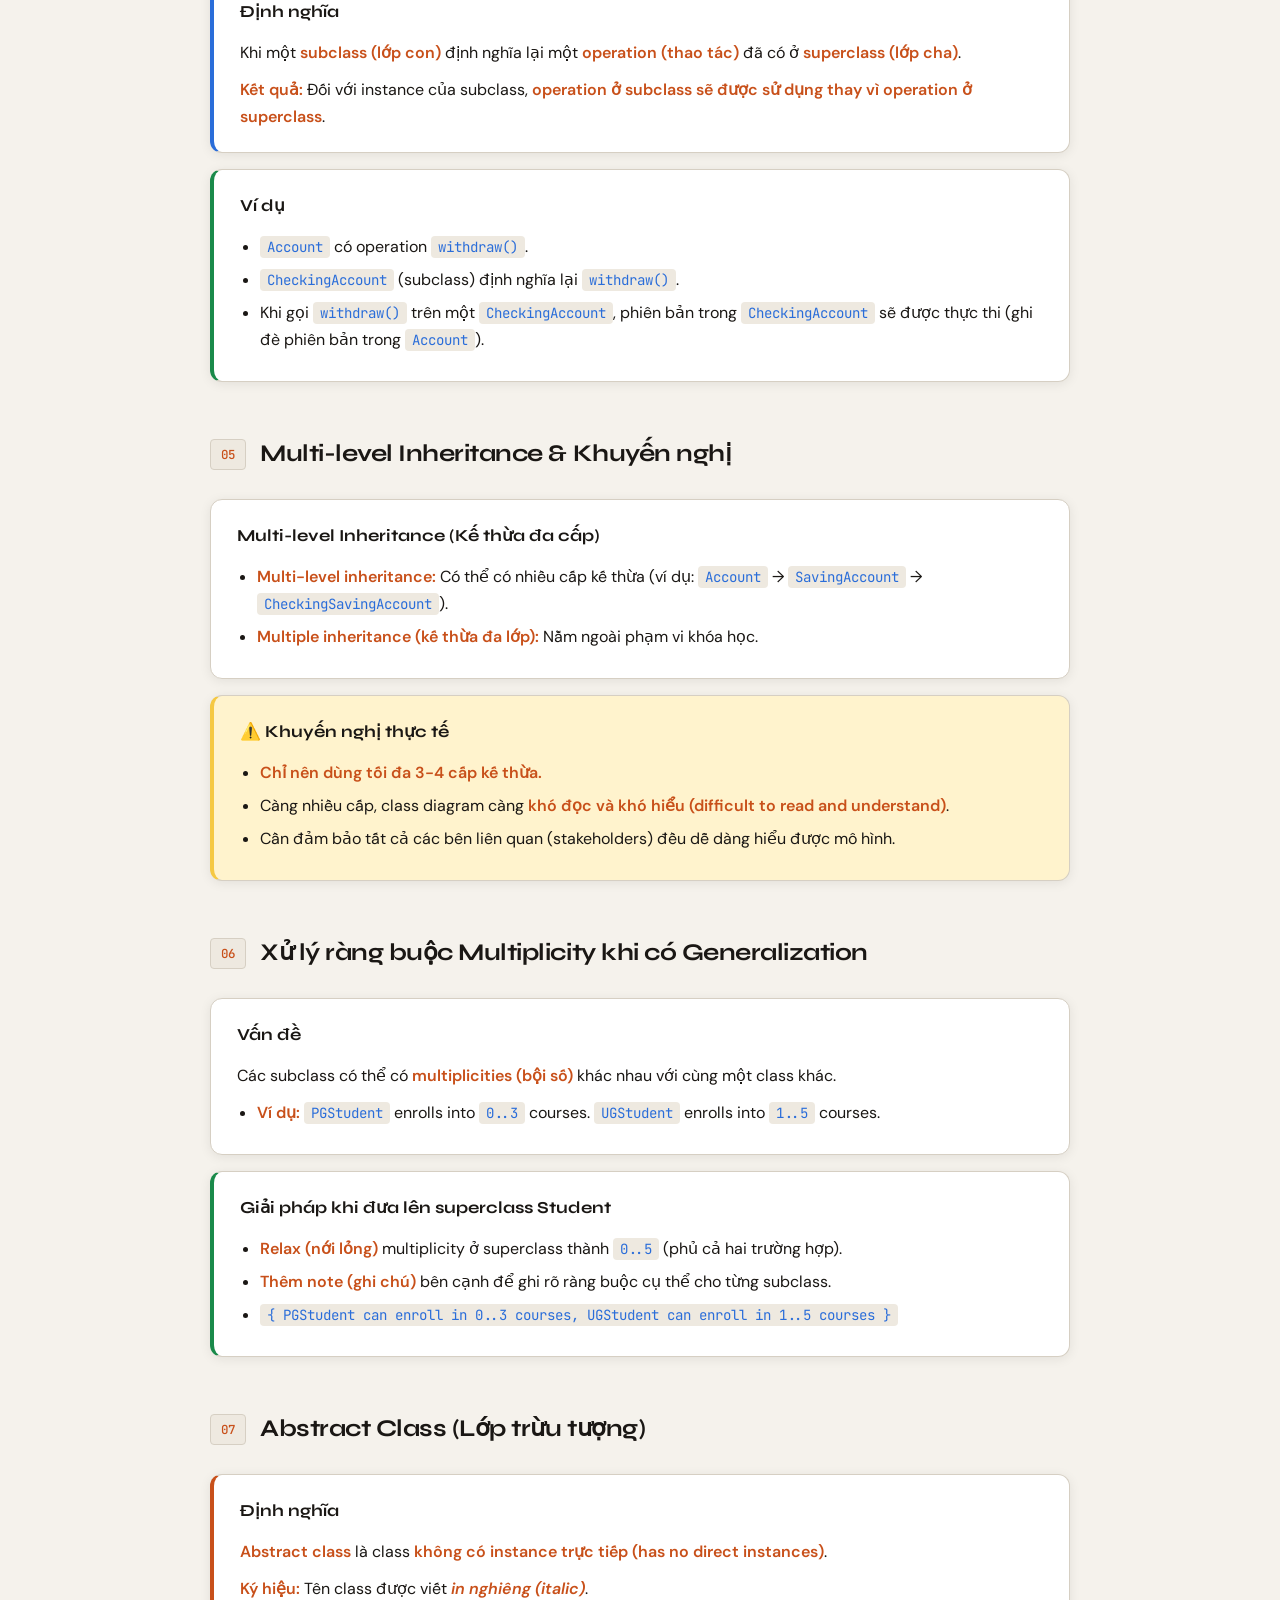
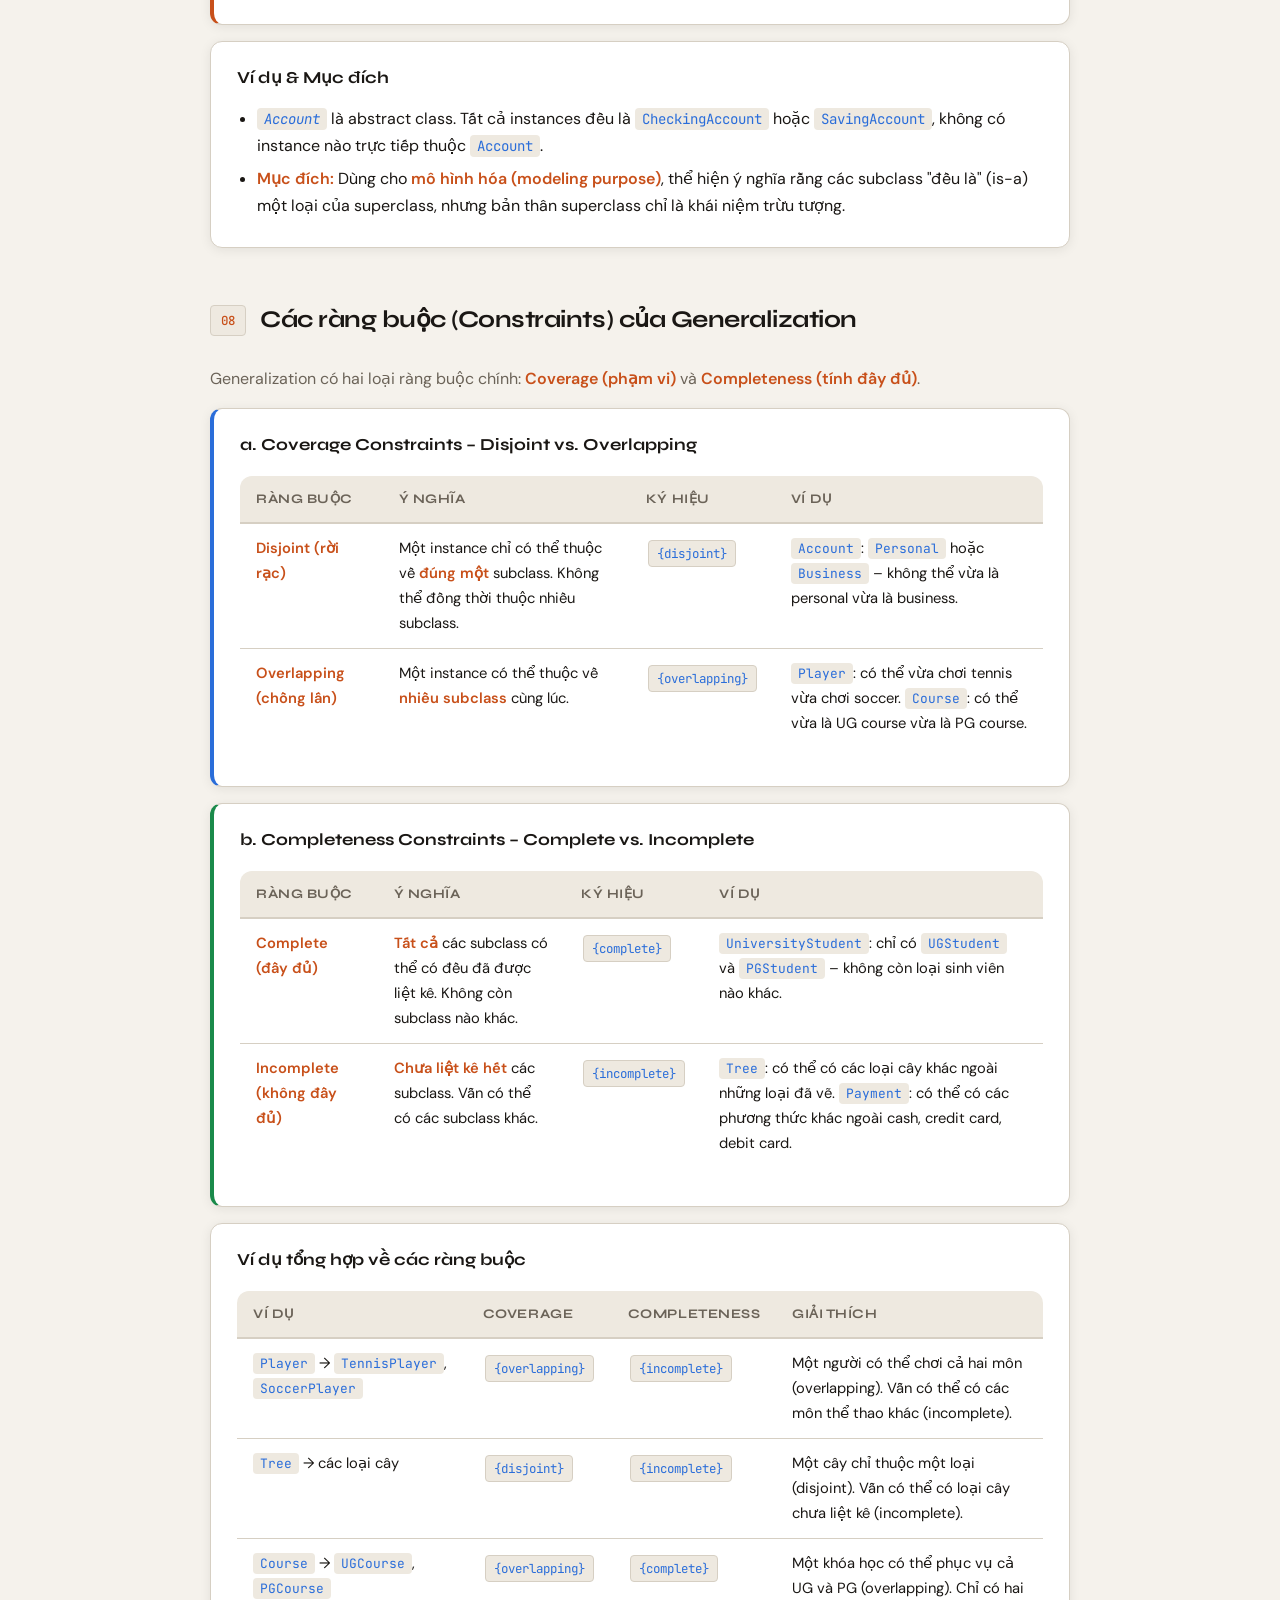
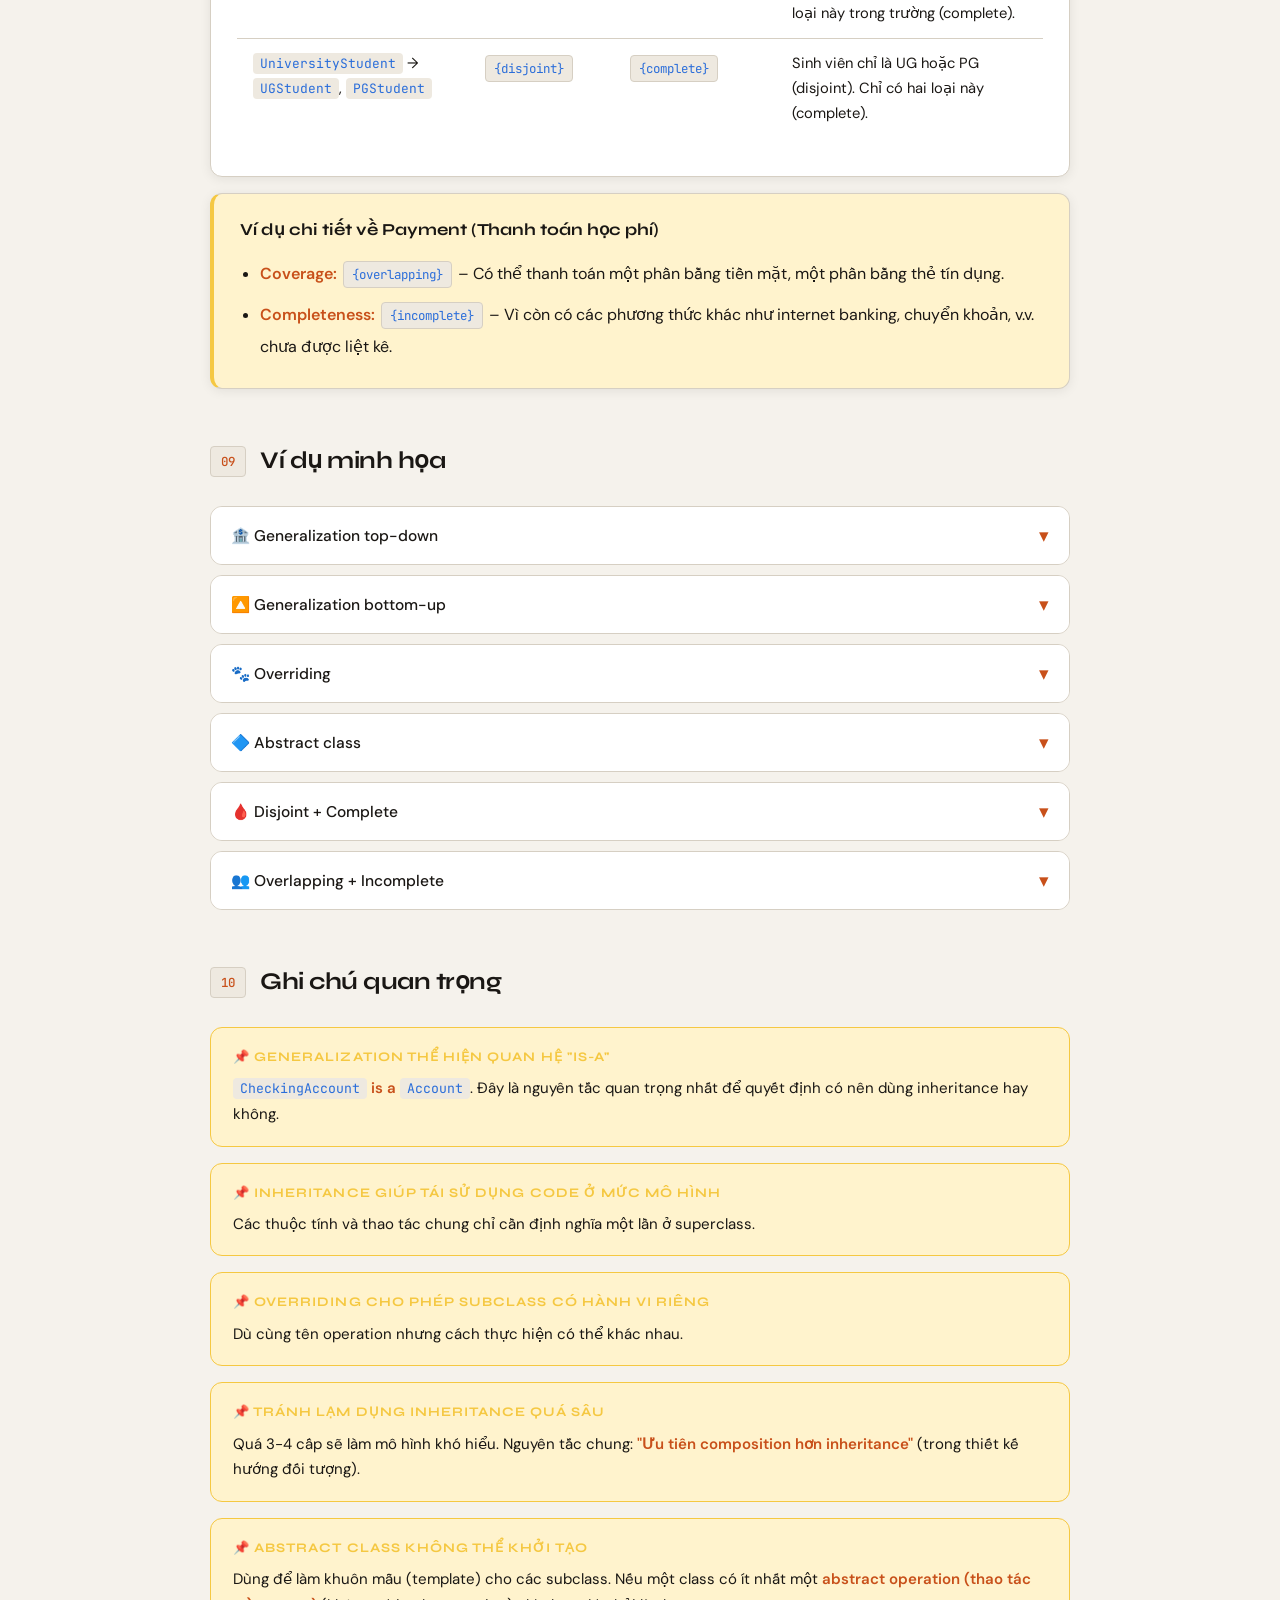
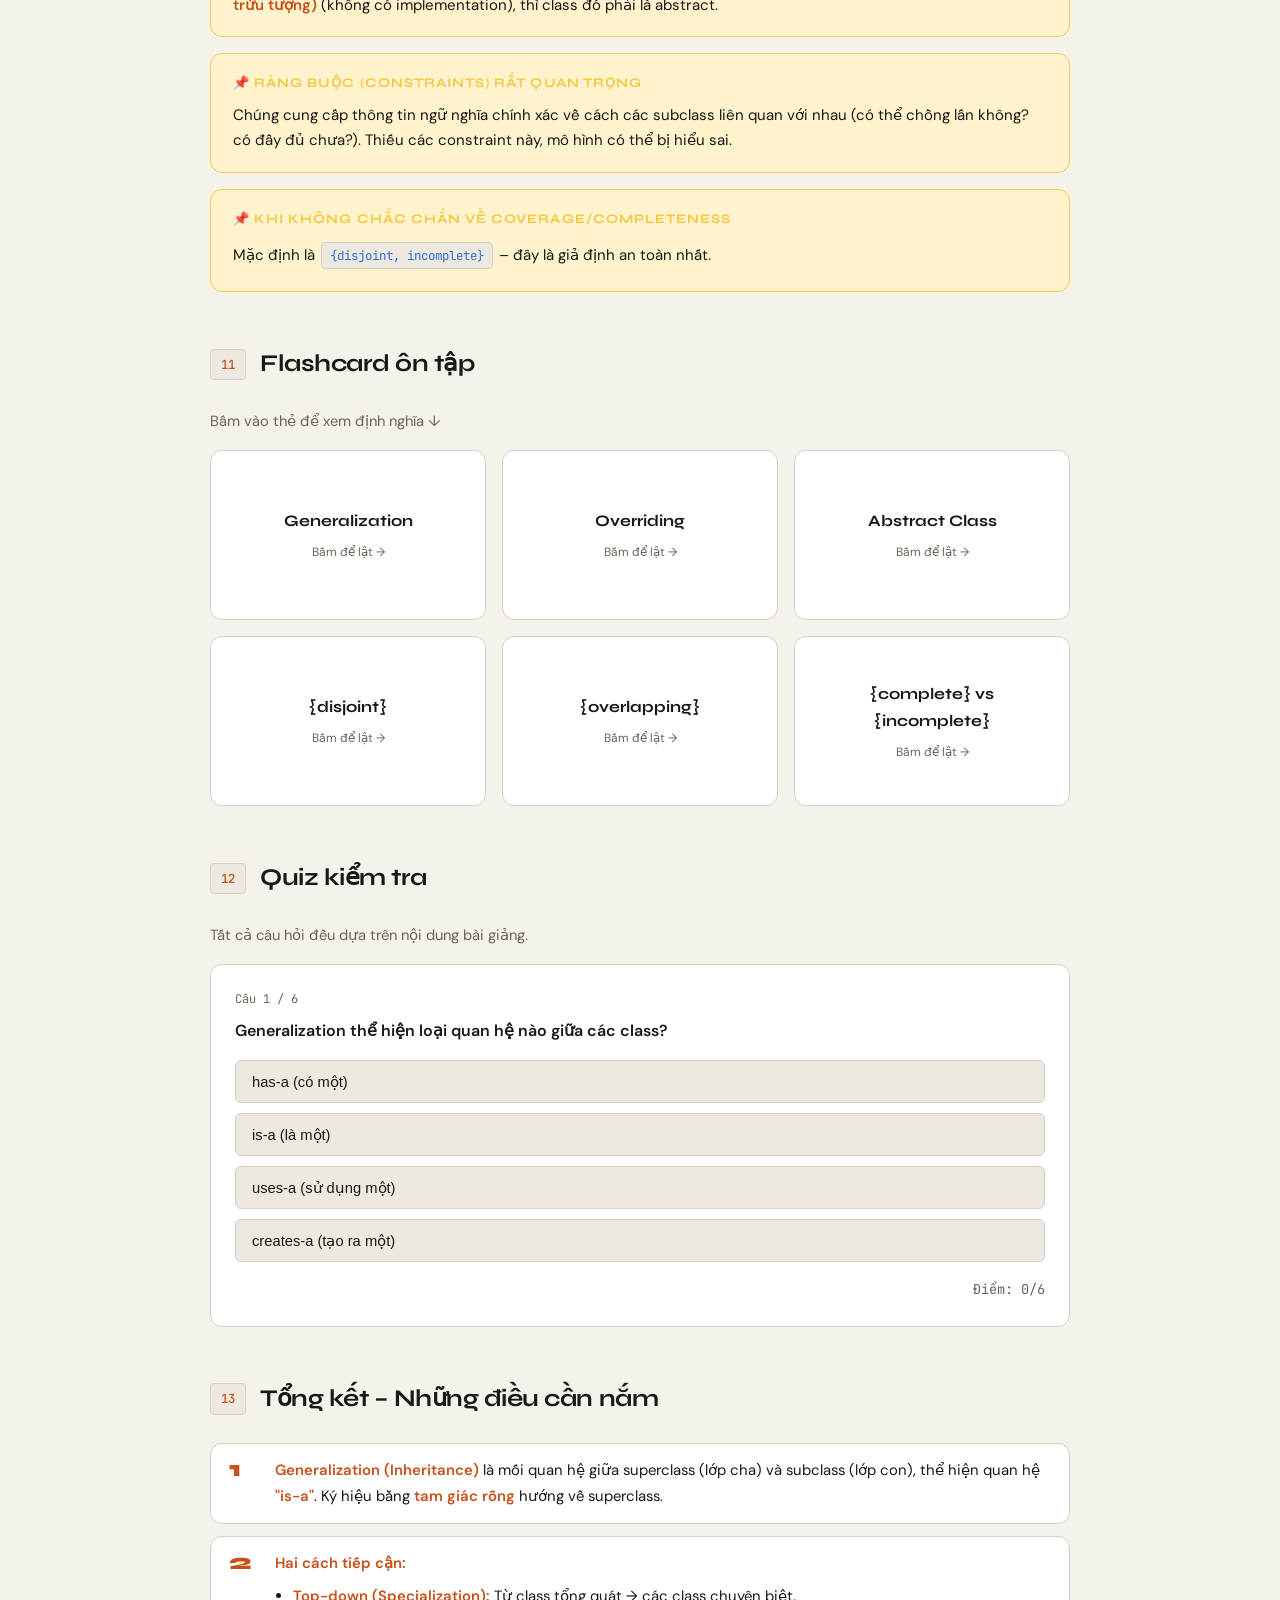
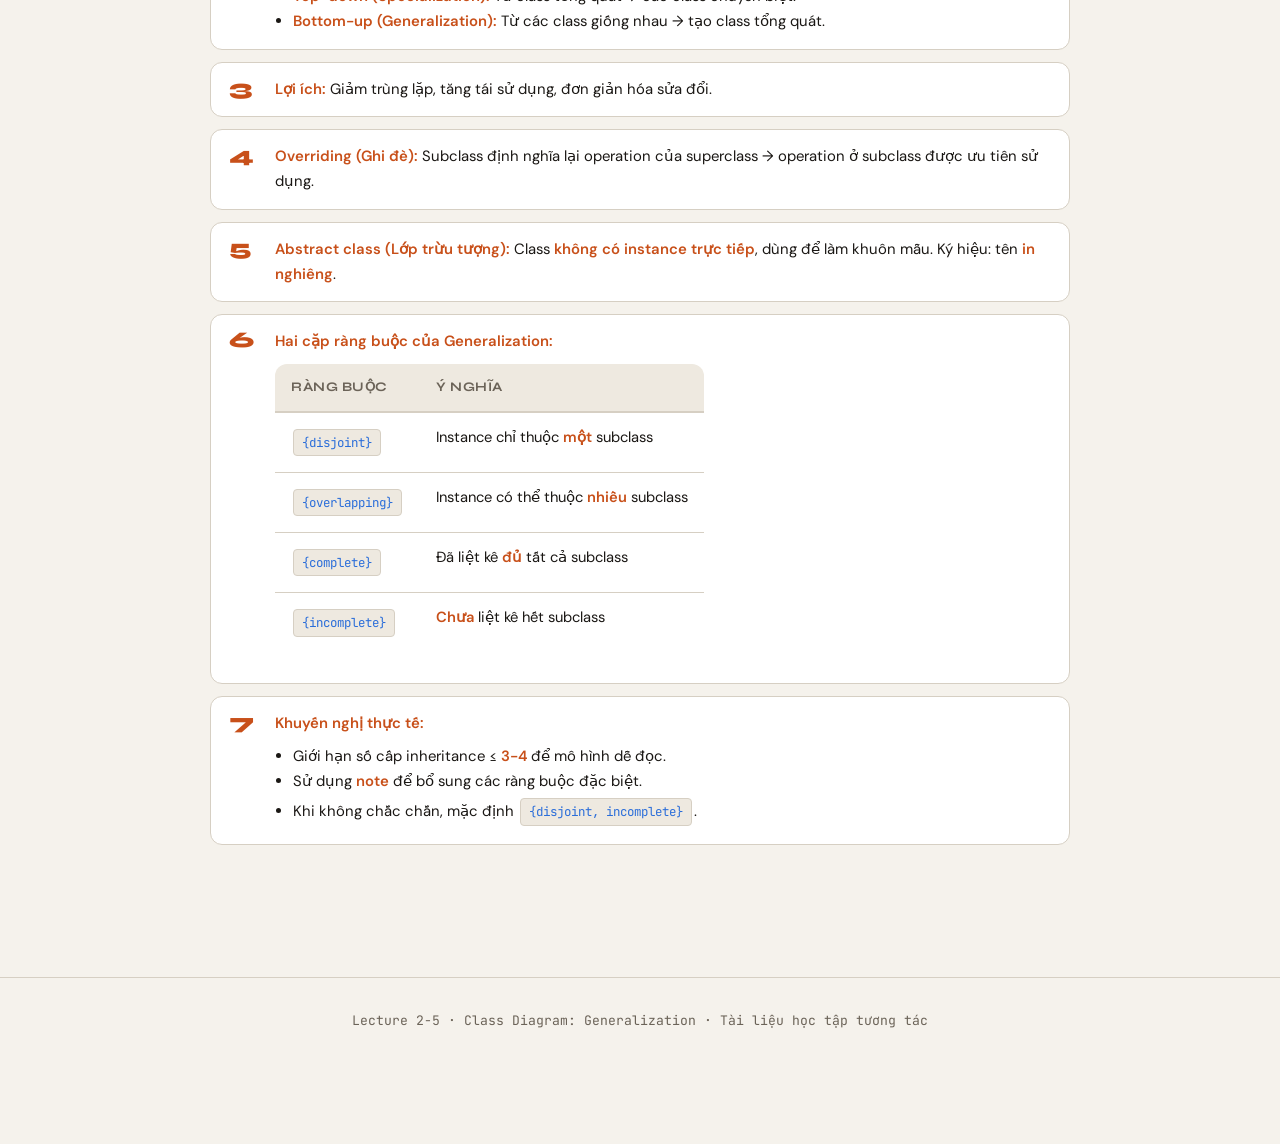
<file: lecture-2-5.html>
<!DOCTYPE html>
<html lang="vi" data-theme="light">
<head>
  <meta charset="UTF-8" />
  <meta name="viewport" content="width=device-width, initial-scale=1.0" />
  <title>Lecture 2-5 – Generalization</title>
  <link href="https://fonts.googleapis.com/css2?family=Syne:wght@400;600;700;800&family=DM+Sans:ital,wght@0,300;0,400;0,500;1,300&family=JetBrains+Mono:wght@400;500&display=swap" rel="stylesheet" />
  <style>
    :root {
      --bg: #f5f2ec; --surface: #ffffff; --surface2: #eee9e0;
      --border: #d6cfc3; --text: #1a1714; --text-muted: #6b6358;
      --accent: #c8501a; --accent2: #2a6dd9; --accent3: #1a8a4a;
      --highlight: #fff3cd; --highlight-border: #f5c842;
      --shadow: 0 2px 12px rgba(0,0,0,0.08);
      --radius: 12px; --radius-sm: 6px;
    }
    [data-theme="dark"] {
      --bg: #121010; --surface: #1e1b18; --surface2: #2a2520;
      --border: #3a3530; --text: #f0ebe3; --text-muted: #9a9080;
      --accent: #e8704a; --accent2: #5a9bf5; --accent3: #4ac87a;
      --highlight: #2a2200; --highlight-border: #a08020;
      --shadow: 0 2px 12px rgba(0,0,0,0.4);
    }
    *, *::before, *::after { box-sizing: border-box; margin: 0; padding: 0; }
    html { scroll-behavior: smooth; }
    body { font-family: 'DM Sans', sans-serif; background: var(--bg); color: var(--text); font-size: 16px; line-height: 1.7; transition: background 0.3s, color 0.3s; }
    strong { color: var(--accent); font-weight: 600; }
    code { font-family: 'JetBrains Mono', monospace; background: var(--surface2); padding: 2px 7px; border-radius: 4px; font-size: 0.88em; color: var(--accent2); }
    a { color: var(--accent2); text-decoration: none; }
    ::-webkit-scrollbar { width: 6px; } ::-webkit-scrollbar-track { background: var(--bg); } ::-webkit-scrollbar-thumb { background: var(--border); border-radius: 3px; }
    .page-wrapper { max-width: 900px; margin: 0 auto; padding: 0 20px 80px; }

    .site-header { position: sticky; top: 0; z-index: 100; background: var(--bg); border-bottom: 1px solid var(--border); padding: 14px 20px; display: flex; justify-content: space-between; align-items: center; backdrop-filter: blur(10px); }
    .site-header .brand { font-family: 'Syne', sans-serif; font-weight: 800; font-size: 1rem; letter-spacing: -0.02em; color: var(--accent); }
    .dark-toggle { background: var(--surface2); border: 1px solid var(--border); border-radius: 20px; padding: 5px 14px; cursor: pointer; font-size: 0.82rem; font-family: 'DM Sans', sans-serif; color: var(--text); transition: all 0.2s; }
    .dark-toggle:hover { background: var(--accent); color: #fff; border-color: var(--accent); }
    .progress-bar { position: fixed; top: 0; left: 0; height: 3px; background: var(--accent); z-index: 200; transition: width 0.1s; }

    .hero { padding: 60px 0 40px; border-bottom: 1px solid var(--border); margin-bottom: 48px; }
    .hero-label { display: inline-block; font-family: 'JetBrains Mono', monospace; font-size: 0.78rem; letter-spacing: 0.12em; text-transform: uppercase; background: var(--accent); color: #fff; padding: 4px 12px; border-radius: 4px; margin-bottom: 20px; }
    .hero h1 { font-family: 'Syne', sans-serif; font-weight: 800; font-size: clamp(2rem, 5vw, 3.2rem); line-height: 1.1; letter-spacing: -0.03em; margin-bottom: 16px; }
    .hero h1 span { color: var(--accent); }
    .hero-desc { font-size: 1.05rem; color: var(--text-muted); max-width: 620px; line-height: 1.7; }

    .toc { background: var(--surface); border: 1px solid var(--border); border-left: 4px solid var(--accent); border-radius: var(--radius); padding: 20px 24px; margin: 32px 0; }
    .toc-title { font-family: 'Syne', sans-serif; font-weight: 700; font-size: 0.85rem; letter-spacing: 0.08em; text-transform: uppercase; color: var(--text-muted); margin-bottom: 12px; }
    .toc ol { padding-left: 20px; } .toc li { margin: 5px 0; font-size: 0.92rem; } .toc a { color: var(--accent2); } .toc a:hover { color: var(--accent); }

    .section { margin-bottom: 52px; }
    .section-header { display: flex; align-items: center; gap: 14px; margin-bottom: 24px; }
    .section-num { font-family: 'JetBrains Mono', monospace; font-size: 0.78rem; font-weight: 500; color: var(--accent); background: var(--surface2); border: 1px solid var(--border); padding: 4px 10px; border-radius: 4px; white-space: nowrap; }
    .section h2 { font-family: 'Syne', sans-serif; font-weight: 700; font-size: 1.5rem; letter-spacing: -0.02em; }

    .card { background: var(--surface); border: 1px solid var(--border); border-radius: var(--radius); padding: 22px 26px; margin-bottom: 16px; box-shadow: var(--shadow); }
    .card h3 { font-family: 'Syne', sans-serif; font-weight: 700; font-size: 1.05rem; margin-bottom: 12px; }
    .card p { margin-bottom: 10px; } .card p:last-child { margin-bottom: 0; }
    .card ul, .card ol { padding-left: 20px; } .card li { margin: 6px 0; }
    .card-highlight { border-left: 4px solid var(--highlight-border); background: var(--highlight); }
    .card-accent { border-left: 4px solid var(--accent); }
    .card-blue { border-left: 4px solid var(--accent2); }
    .card-green { border-left: 4px solid var(--accent3); }

    .tip { position: relative; cursor: help; border-bottom: 2px dashed var(--accent2); color: inherit; }
    .tip::after { content: attr(data-tip); position: absolute; bottom: calc(100% + 8px); left: 50%; transform: translateX(-50%); background: var(--text); color: var(--bg); font-size: 0.78rem; line-height: 1.5; padding: 8px 12px; border-radius: 8px; width: 220px; text-align: center; opacity: 0; pointer-events: none; transition: opacity 0.2s; z-index: 50; font-family: 'DM Sans', sans-serif; }
    .tip::before { content: ''; position: absolute; bottom: calc(100% + 2px); left: 50%; transform: translateX(-50%); border: 6px solid transparent; border-top-color: var(--text); opacity: 0; transition: opacity 0.2s; z-index: 50; }
    .tip:hover::after, .tip:hover::before { opacity: 1; }

    .accordion { margin-bottom: 10px; border-radius: var(--radius); overflow: hidden; border: 1px solid var(--border); }
    .accordion-btn { width: 100%; background: var(--surface); border: none; padding: 16px 20px; text-align: left; cursor: pointer; font-family: 'DM Sans', sans-serif; font-size: 0.97rem; font-weight: 500; color: var(--text); display: flex; justify-content: space-between; align-items: center; gap: 12px; transition: background 0.2s; }
    .accordion-btn:hover { background: var(--surface2); } .accordion-btn.open { background: var(--surface2); color: var(--accent); }
    .accordion-icon { font-size: 1.2rem; transition: transform 0.3s; flex-shrink: 0; color: var(--accent); }
    .accordion-btn.open .accordion-icon { transform: rotate(180deg); }
    .accordion-body { background: var(--surface); max-height: 0; overflow: hidden; transition: max-height 0.4s ease, padding 0.3s; padding: 0 20px; }
    .accordion-body.open { max-height: 900px; padding: 18px 20px; border-top: 1px solid var(--border); }
    .accordion-body p, .accordion-body li { font-size: 0.95rem; }
    .accordion-body ul, .accordion-body ol { padding-left: 18px; } .accordion-body li { margin: 6px 0; }

    .table-wrap { overflow-x: auto; margin: 16px 0; }
    table { width: 100%; border-collapse: collapse; font-size: 0.92rem; background: var(--surface); border-radius: var(--radius); overflow: hidden; }
    th { background: var(--surface2); padding: 12px 16px; text-align: left; font-family: 'Syne', sans-serif; font-weight: 700; font-size: 0.82rem; letter-spacing: 0.04em; text-transform: uppercase; color: var(--text-muted); border-bottom: 2px solid var(--border); }
    td { padding: 12px 16px; border-bottom: 1px solid var(--border); vertical-align: top; }
    tr:last-child td { border-bottom: none; } tr:hover td { background: var(--surface2); }

    .tabs-wrapper { margin-bottom: 16px; }
    .tab-list { display: flex; gap: 4px; border-bottom: 2px solid var(--border); flex-wrap: wrap; }
    .tab-btn { background: none; border: none; padding: 10px 18px; cursor: pointer; font-family: 'DM Sans', sans-serif; font-size: 0.88rem; font-weight: 500; color: var(--text-muted); border-bottom: 2px solid transparent; margin-bottom: -2px; transition: all 0.2s; border-radius: var(--radius-sm) var(--radius-sm) 0 0; }
    .tab-btn:hover { color: var(--accent); background: var(--surface2); } .tab-btn.active { color: var(--accent); border-bottom-color: var(--accent); background: var(--surface); }
    .tab-panel { display: none; background: var(--surface); border: 1px solid var(--border); border-top: none; border-radius: 0 0 var(--radius) var(--radius); padding: 22px; }
    .tab-panel.active { display: block; }

    .note-box { background: var(--highlight); border: 1px solid var(--highlight-border); border-radius: var(--radius); padding: 18px 22px; margin: 16px 0; font-size: 0.94rem; }
    .note-box-title { font-family: 'Syne', sans-serif; font-weight: 700; font-size: 0.82rem; letter-spacing: 0.08em; text-transform: uppercase; color: var(--highlight-border); margin-bottom: 8px; }
    [data-theme="dark"] .note-box-title { color: #c8a030; }

    /* Inheritance tree visual */
    .inherit-tree { display: flex; flex-direction: column; align-items: center; gap: 0; margin: 20px 0; }
    .i-node { background: var(--surface); border: 2px solid var(--accent); border-radius: 8px; padding: 10px 20px; font-family: 'JetBrains Mono', monospace; font-size: 0.88rem; color: var(--accent); text-align: center; min-width: 140px; }
    .i-node-italic { border-color: var(--accent2); color: var(--accent2); font-style: italic; }
    .i-node-child { border-color: var(--accent3); color: var(--accent3); }
    .i-connector { display: flex; flex-direction: column; align-items: center; }
    .i-line-v { width: 2px; height: 20px; background: var(--border); }
    .i-triangle { width: 0; height: 0; border-left: 10px solid transparent; border-right: 10px solid transparent; border-bottom: 16px solid var(--border); }
    .i-branch { display: flex; align-items: flex-start; justify-content: center; gap: 20px; width: 100%; }
    .i-branch-item { display: flex; flex-direction: column; align-items: center; }
    .i-line-h-wrap { display: flex; align-items: center; justify-content: center; width: 100%; position: relative; height: 2px; background: var(--border); margin-bottom: 0; }
    .i-discriminator { font-family: 'DM Sans', sans-serif; font-size: 0.75rem; color: var(--text-muted); background: var(--surface2); padding: 2px 8px; border-radius: 4px; margin: 4px 0; }
    .constraint-tag { display: inline-block; font-family: 'JetBrains Mono', monospace; font-size: 0.78rem; background: var(--surface2); border: 1px solid var(--border); padding: 2px 8px; border-radius: 4px; color: var(--accent2); margin: 4px 2px; }

    .flashcard-grid { display: grid; grid-template-columns: repeat(auto-fill, minmax(240px, 1fr)); gap: 16px; margin-top: 16px; }
    .flashcard { perspective: 800px; cursor: pointer; height: 170px; }
    .flashcard-inner { position: relative; width: 100%; height: 100%; transform-style: preserve-3d; transition: transform 0.5s cubic-bezier(0.4,0,0.2,1); border-radius: var(--radius); }
    .flashcard.flipped .flashcard-inner { transform: rotateY(180deg); }
    .flashcard-front, .flashcard-back { position: absolute; inset: 0; backface-visibility: hidden; border-radius: var(--radius); display: flex; flex-direction: column; align-items: center; justify-content: center; padding: 18px; text-align: center; border: 1px solid var(--border); }
    .flashcard-front { background: var(--surface); }
    .flashcard-back { background: var(--accent); color: #fff; transform: rotateY(180deg); }
    .flashcard-front .term { font-family: 'Syne', sans-serif; font-weight: 700; font-size: 1rem; margin-bottom: 8px; color: var(--text); }
    .flashcard-front .hint { font-size: 0.75rem; color: var(--text-muted); }
    .flashcard-back .def { font-size: 0.83rem; line-height: 1.5; }

    .quiz-box { background: var(--surface); border: 1px solid var(--border); border-radius: var(--radius); padding: 24px; margin-top: 16px; }
    .quiz-num { font-family: 'JetBrains Mono', monospace; font-size: 0.75rem; color: var(--text-muted); margin-bottom: 8px; }
    .quiz-question { font-weight: 600; font-size: 1rem; margin-bottom: 16px; }
    .quiz-options { display: flex; flex-direction: column; gap: 10px; }
    .quiz-option { background: var(--surface2); border: 1px solid var(--border); border-radius: var(--radius-sm); padding: 12px 16px; cursor: pointer; font-size: 0.92rem; color: var(--text); transition: all 0.2s; text-align: left; }
    .quiz-option:hover:not(:disabled) { border-color: var(--accent2); background: var(--surface); }
    .quiz-option.correct { background: #d4fce6; border-color: var(--accent3); color: #0a4a20; }
    .quiz-option.wrong { background: #fce4d4; border-color: var(--accent); color: #4a1000; }
    [data-theme="dark"] .quiz-option.correct { background: #0a2a18; color: #4ac87a; }
    [data-theme="dark"] .quiz-option.wrong { background: #2a1008; color: #e8704a; }
    .quiz-feedback { margin-top: 14px; padding: 12px 16px; border-radius: var(--radius-sm); font-size: 0.9rem; display: none; }
    .quiz-feedback.show { display: block; }
    .quiz-feedback.correct { background: #d4fce6; color: #0a4a20; border: 1px solid var(--accent3); }
    .quiz-feedback.wrong { background: #fce4d4; color: #4a1000; border: 1px solid var(--accent); }
    [data-theme="dark"] .quiz-feedback.correct { background: #0a2a18; color: #4ac87a; border-color: var(--accent3); }
    [data-theme="dark"] .quiz-feedback.wrong { background: #2a1008; color: #e8704a; border-color: var(--accent); }
    .quiz-nav { display: flex; gap: 10px; margin-top: 16px; align-items: center; }
    .btn { padding: 9px 20px; border-radius: var(--radius-sm); font-family: 'DM Sans', sans-serif; font-size: 0.88rem; font-weight: 600; cursor: pointer; transition: all 0.2s; border: 1px solid var(--border); background: var(--surface2); color: var(--text); }
    .btn:hover { background: var(--accent); color: #fff; border-color: var(--accent); }
    .btn-primary { background: var(--accent); color: #fff; border-color: var(--accent); } .btn-primary:hover { opacity: 0.85; }
    .quiz-score { font-family: 'JetBrains Mono', monospace; font-size: 0.85rem; color: var(--text-muted); margin-left: auto; }

    .summary-list { display: flex; flex-direction: column; gap: 12px; margin-top: 8px; }
    .summary-item { display: flex; gap: 14px; align-items: flex-start; padding: 14px 18px; background: var(--surface); border: 1px solid var(--border); border-radius: var(--radius); }
    .summary-num { font-family: 'Syne', sans-serif; font-weight: 800; font-size: 1.4rem; color: var(--accent); line-height: 1; flex-shrink: 0; min-width: 32px; }
    .summary-content { font-size: 0.93rem; }

    .site-footer { border-top: 1px solid var(--border); padding: 32px 20px; text-align: center; font-size: 0.82rem; color: var(--text-muted); font-family: 'JetBrains Mono', monospace; }
    .fade-in { opacity: 0; transform: translateY(20px); transition: opacity 0.5s, transform 0.5s; }
    .fade-in.visible { opacity: 1; transform: translateY(0); }

    /* Constraint grid */
    .constraint-grid { display: grid; grid-template-columns: 1fr 1fr; gap: 14px; margin-top: 14px; }
    .constraint-card { background: var(--surface); border: 1px solid var(--border); border-radius: var(--radius); padding: 16px; }
    .constraint-card.blue { border-left: 4px solid var(--accent2); }
    .constraint-card.green { border-left: 4px solid var(--accent3); }
    .constraint-card.orange { border-left: 4px solid var(--accent); }
    .constraint-card.purple { border-left: 4px solid #9b59b6; }
    .constraint-card h4 { font-family: 'Syne', sans-serif; font-weight: 700; font-size: 0.92rem; margin-bottom: 8px; }
    .constraint-card p { font-size: 0.88rem; color: var(--text-muted); }

    @media (max-width: 600px) {
      .hero h1 { font-size: 1.8rem; }
      .flashcard-grid { grid-template-columns: 1fr 1fr; }
      .constraint-grid { grid-template-columns: 1fr; }
      .section h2 { font-size: 1.2rem; }
    }
  </style>
</head>
<body>

<div class="progress-bar" id="progressBar"></div>

<header class="site-header">
  <div class="brand">UML · Lecture 2-5</div>
  <button class="dark-toggle" onclick="toggleDark()" id="darkBtn">🌙 Dark Mode</button>
</header>

<div class="page-wrapper">

  <!-- HERO -->
  <div class="hero fade-in">
    <div class="hero-label">Lecture 2-5</div>
    <h1>Class Diagram:<br><span>Generalization</span></h1>
    <p class="hero-desc">
      Bài giảng này giải thích về <strong>Generalization (Tổng quát hóa)</strong> – còn gọi là <strong>Inheritance (Kế thừa)</strong> – một mối quan hệ giữa các class <strong>cùng loại (same kind)</strong>. Bao gồm: cách thực hiện từ top-down/bottom-up, overriding, abstract class, và các ràng buộc disjoint/overlapping, complete/incomplete.
    </p>

    <div class="toc">
      <div class="toc-title">📋 Mục lục</div>
      <ol>
        <li><a href="#s1">Định nghĩa Generalization</a></li>
        <li><a href="#s2">Hai cách tiếp cận: Specialization & Generalization</a></li>
        <li><a href="#s3">Lợi ích của Inheritance</a></li>
        <li><a href="#s4">Overriding (Ghi đè)</a></li>
        <li><a href="#s5">Multi-level Inheritance & Khuyến nghị</a></li>
        <li><a href="#s6">Xử lý ràng buộc Multiplicity khi có Generalization</a></li>
        <li><a href="#s7">Abstract Class (Lớp trừu tượng)</a></li>
        <li><a href="#s8">Các ràng buộc của Generalization</a></li>
        <li><a href="#s-example">Ví dụ minh họa</a></li>
        <li><a href="#s-note">Ghi chú quan trọng</a></li>
        <li><a href="#s-flash">Flashcard ôn tập</a></li>
        <li><a href="#s-quiz">Quiz kiểm tra</a></li>
        <li><a href="#s-summary">Tổng kết</a></li>
      </ol>
    </div>
  </div>

  <!-- SECTION 1: ĐỊNH NGHĨA -->
  <div class="section fade-in" id="s1">
    <div class="section-header">
      <span class="section-num">01</span>
      <h2>Định nghĩa Generalization (Tổng quát hóa)</h2>
    </div>

    <div class="card card-accent">
      <h3>Định nghĩa</h3>
      <p>Generalization là một mối quan hệ giữa các class <strong>cùng loại (of the same kind)</strong>. Ta có thể <strong>specialize (chuyên biệt hóa)</strong> một class thành các <strong>subclasses (lớp con)</strong> khác nhau.</p>
    </div>

    <div class="card card-blue">
      <h3>Ký hiệu trong UML</h3>
      <p>Một <strong>tam giác rỗng (triangle)</strong> hướng về phía <strong>superclass (lớp cha)</strong>. Các <strong>subclasses (lớp con)</strong> nối vào cạnh đáy của tam giác.</p>

      <!-- Visual của inheritance -->
      <div style="background:var(--surface2); border-radius:var(--radius); padding:24px; margin-top:14px; text-align:center;">
        <div style="font-family:'Syne',sans-serif; font-weight:700; font-size:0.78rem; letter-spacing:0.08em; text-transform:uppercase; color:var(--text-muted); margin-bottom:16px;">Ký hiệu Generalization</div>
        <!-- Superclass -->
        <div style="display:flex; justify-content:center; margin-bottom:0;">
          <div class="i-node">Account<br><small style="font-family:'DM Sans',sans-serif;font-size:0.7rem;color:var(--text-muted);">(superclass)</small></div>
        </div>
        <!-- Triangle & line -->
        <div style="display:flex; justify-content:center; flex-direction:column; align-items:center; gap:0; margin:0;">
          <div style="width:2px; height:14px; background:var(--border);"></div>
          <div style="width:0;height:0;border-left:12px solid transparent;border-right:12px solid transparent;border-bottom:18px solid var(--border);"></div>
          <div style="width:2px; height:14px; background:var(--border);"></div>
        </div>
        <!-- Horizontal branch line -->
        <div style="display:flex; justify-content:center;">
          <div style="display:flex; align-items:flex-start; gap:40px;">
            <div style="display:flex;flex-direction:column;align-items:center;">
              <div style="width:2px;height:16px;background:var(--border);"></div>
              <div class="i-node i-node-child">CheckingAccount<br><small style="font-family:'DM Sans',sans-serif;font-size:0.7rem;color:var(--accent3);">(subclass)</small></div>
            </div>
            <div style="display:flex;flex-direction:column;align-items:center;">
              <div style="width:2px;height:16px;background:var(--border);"></div>
              <div class="i-node i-node-child">SavingAccount<br><small style="font-family:'DM Sans',sans-serif;font-size:0.7rem;color:var(--accent3);">(subclass)</small></div>
            </div>
          </div>
        </div>
        <p style="font-size:0.78rem; color:var(--text-muted); margin-top:14px;">Tam giác rỗng chỉ hướng lên phía superclass</p>
      </div>
    </div>
  </div>

  <!-- SECTION 2: HAI CÁCH TIẾP CẬN -->
  <div class="section fade-in" id="s2">
    <div class="section-header">
      <span class="section-num">02</span>
      <h2>Hai cách tiếp cận Generalization</h2>
    </div>

    <div class="tabs-wrapper">
      <div class="tab-list">
        <button class="tab-btn active" onclick="openTab(this,'tab-topdown')">⬇️ Top-down (Specialization)</button>
        <button class="tab-btn" onclick="openTab(this,'tab-bottomup')">⬆️ Bottom-up (Generalization)</button>
      </div>
      <div class="tab-panel active" id="tab-topdown">
        <h3 style="font-family:'Syne',sans-serif;font-weight:700;margin-bottom:12px;">Specialization (Chuyên biệt hóa)</h3>
        <p><strong>Hướng: Top-down (từ trên xuống)</strong></p>
        <p style="margin-top:8px;">Bắt đầu từ class tổng quát, phân rã thành các class con chuyên biệt hơn. Sử dụng <span class="tip" data-tip="Bộ phân biệt: Tiêu chí dùng để phân loại các instance vào các subclass tương ứng."><strong>discriminator (bộ phân biệt)</strong></span> để phân loại.</p>
        <div class="note-box" style="margin-top:12px;">
          <div class="note-box-title">Ví dụ</div>
          <p><code>Account</code> (discriminator: <code>accountType</code>) → <code>CheckingAccount</code> và <code>SavingAccount</code>.</p>
        </div>
      </div>
      <div class="tab-panel" id="tab-bottomup">
        <h3 style="font-family:'Syne',sans-serif;font-weight:700;margin-bottom:12px;">Generalization (Tổng quát hóa)</h3>
        <p><strong>Hướng: Bottom-up (từ dưới lên)</strong></p>
        <p style="margin-top:8px;">Nhận thấy hai class có nhiều điểm tương đồng, tạo ra một superclass chung tổng quát hơn.</p>
        <div class="note-box" style="margin-top:12px;">
          <div class="note-box-title">Ví dụ</div>
          <p><code>BankAccount</code> và <code>CreditCardAccount</code> có chung <code>accountNumber</code>, <code>balance</code>, <code>balance()</code> → tổng quát thành <code>Account</code>.</p>
        </div>
      </div>
    </div>

    <div class="table-wrap">
      <table>
        <thead><tr><th>Cách tiếp cận</th><th>Hướng</th><th>Mô tả</th><th>Ví dụ</th></tr></thead>
        <tbody>
          <tr>
            <td><strong>Specialization (Chuyên biệt hóa)</strong></td>
            <td>Top-down (từ trên xuống)</td>
            <td>Bắt đầu từ class tổng quát, phân rã thành các class con chuyên biệt hơn. Sử dụng <strong>discriminator (bộ phân biệt)</strong> để phân loại.</td>
            <td><code>Account</code> (discriminator: <code>accountType</code>) → <code>CheckingAccount</code> và <code>SavingAccount</code>.</td>
          </tr>
          <tr>
            <td><strong>Generalization (Tổng quát hóa)</strong></td>
            <td>Bottom-up (từ dưới lên)</td>
            <td>Nhận thấy hai class có nhiều điểm tương đồng, tạo ra một superclass chung tổng quát hơn.</td>
            <td><code>BankAccount</code> và <code>CreditCardAccount</code> có chung <code>accountNumber</code>, <code>balance</code>, <code>balance()</code> → tổng quát thành <code>Account</code>.</td>
          </tr>
        </tbody>
      </table>
    </div>
  </div>

  <!-- SECTION 3: LỢI ÍCH -->
  <div class="section fade-in" id="s3">
    <div class="section-header">
      <span class="section-num">03</span>
      <h2>Lợi ích của Inheritance (Kế thừa)</h2>
    </div>

    <div class="card card-accent">
      <h3>Trích xuất các thành phần chung</h3>
      <p><strong>Trích xuất các thành phần chung (extract common attributes, relationships, operations):</strong> Đưa các thuộc tính, quan hệ và thao tác dùng chung lên <strong>superclass (lớp cha)</strong>.</p>
      <p>Các thành phần dùng chung sẽ được tự động <strong>chia sẻ (shared)</strong> cho tất cả các <strong>subclasses (lớp con)</strong>.</p>
    </div>

    <div class="constraint-grid">
      <div class="constraint-card blue">
        <h4>1. Giảm trùng lặp</h4>
        <p><strong>Reduce redundancy of description</strong> – Không cần định nghĩa lại các thuộc tính giống nhau ở từng subclass.</p>
      </div>
      <div class="constraint-card green">
        <h4>2. Tăng tái sử dụng</h4>
        <p><strong>Promote reusability of descriptions</strong> – Các thành phần ở superclass có thể được dùng lại ở nhiều subclass.</p>
      </div>
      <div class="constraint-card orange">
        <h4>3. Đơn giản hóa sửa đổi</h4>
        <p><strong>Simplify modification of descriptions</strong> – Sửa ở superclass một lần, tất cả subclass đều thay đổi theo.</p>
      </div>
    </div>
  </div>

  <!-- SECTION 4: OVERRIDING -->
  <div class="section fade-in" id="s4">
    <div class="section-header">
      <span class="section-num">04</span>
      <h2>Overriding (Ghi đè)</h2>
    </div>

    <div class="card card-blue">
      <h3>Định nghĩa</h3>
      <p>Khi một <strong>subclass (lớp con)</strong> định nghĩa lại một <strong>operation (thao tác)</strong> đã có ở <strong>superclass (lớp cha)</strong>.</p>
      <p style="margin-top:8px;"><strong>Kết quả:</strong> Đối với instance của subclass, <strong>operation ở subclass sẽ được sử dụng thay vì operation ở superclass</strong>.</p>
    </div>

    <div class="card card-green">
      <h3>Ví dụ</h3>
      <ul>
        <li><code>Account</code> có operation <code>withdraw()</code>.</li>
        <li><code>CheckingAccount</code> (subclass) định nghĩa lại <code>withdraw()</code>.</li>
        <li>Khi gọi <code>withdraw()</code> trên một <code>CheckingAccount</code>, phiên bản trong <code>CheckingAccount</code> sẽ được thực thi (ghi đè phiên bản trong <code>Account</code>).</li>
      </ul>
    </div>
  </div>

  <!-- SECTION 5: MULTI-LEVEL -->
  <div class="section fade-in" id="s5">
    <div class="section-header">
      <span class="section-num">05</span>
      <h2>Multi-level Inheritance & Khuyến nghị</h2>
    </div>

    <div class="card">
      <h3>Multi-level Inheritance (Kế thừa đa cấp)</h3>
      <ul>
        <li><strong>Multi-level inheritance:</strong> Có thể có nhiều cấp kế thừa (ví dụ: <code>Account</code> → <code>SavingAccount</code> → <code>CheckingSavingAccount</code>).</li>
        <li><strong>Multiple inheritance (kế thừa đa lớp):</strong> Nằm ngoài phạm vi khóa học.</li>
      </ul>
    </div>

    <div class="card card-highlight">
      <h3>⚠️ Khuyến nghị thực tế</h3>
      <ul>
        <li><strong>Chỉ nên dùng tối đa 3-4 cấp kế thừa.</strong></li>
        <li>Càng nhiều cấp, class diagram càng <strong>khó đọc và khó hiểu (difficult to read and understand)</strong>.</li>
        <li>Cần đảm bảo tất cả các bên liên quan (stakeholders) đều dễ dàng hiểu được mô hình.</li>
      </ul>
    </div>
  </div>

  <!-- SECTION 6: MULTIPLICITY -->
  <div class="section fade-in" id="s6">
    <div class="section-header">
      <span class="section-num">06</span>
      <h2>Xử lý ràng buộc Multiplicity khi có Generalization</h2>
    </div>

    <div class="card">
      <h3>Vấn đề</h3>
      <p>Các subclass có thể có <strong>multiplicities (bội số)</strong> khác nhau với cùng một class khác.</p>
      <ul>
        <li><strong>Ví dụ:</strong> <code>PGStudent</code> enrolls into <code>0..3</code> courses. <code>UGStudent</code> enrolls into <code>1..5</code> courses.</li>
      </ul>
    </div>

    <div class="card card-green">
      <h3>Giải pháp khi đưa lên superclass Student</h3>
      <ul>
        <li><strong>Relax (nới lỏng)</strong> multiplicity ở superclass thành <code>0..5</code> (phủ cả hai trường hợp).</li>
        <li><strong>Thêm note (ghi chú)</strong> bên cạnh để ghi rõ ràng buộc cụ thể cho từng subclass.</li>
        <li><code>{ PGStudent can enroll in 0..3 courses, UGStudent can enroll in 1..5 courses }</code></li>
      </ul>
    </div>
  </div>

  <!-- SECTION 7: ABSTRACT CLASS -->
  <div class="section fade-in" id="s7">
    <div class="section-header">
      <span class="section-num">07</span>
      <h2>Abstract Class (Lớp trừu tượng)</h2>
    </div>

    <div class="card card-accent">
      <h3>Định nghĩa</h3>
      <p><strong>Abstract class</strong> là class <strong>không có instance trực tiếp (has no direct instances)</strong>.</p>
      <p style="margin-top:8px;"><strong>Ký hiệu:</strong> Tên class được viết <strong><em>in nghiêng (italic)</em></strong>.</p>
    </div>

    <div class="card">
      <h3>Ví dụ & Mục đích</h3>
      <ul>
        <li><code><em>Account</em></code> là abstract class. Tất cả instances đều là <code>CheckingAccount</code> hoặc <code>SavingAccount</code>, không có instance nào trực tiếp thuộc <code>Account</code>.</li>
        <li><strong>Mục đích:</strong> Dùng cho <strong>mô hình hóa (modeling purpose)</strong>, thể hiện ý nghĩa rằng các subclass "đều là" (is-a) một loại của superclass, nhưng bản thân superclass chỉ là khái niệm trừu tượng.</li>
      </ul>
    </div>
  </div>

  <!-- SECTION 8: CONSTRAINTS -->
  <div class="section fade-in" id="s8">
    <div class="section-header">
      <span class="section-num">08</span>
      <h2>Các ràng buộc (Constraints) của Generalization</h2>
    </div>

    <p style="margin-bottom:16px; color:var(--text-muted);">Generalization có hai loại ràng buộc chính: <strong>Coverage (phạm vi)</strong> và <strong>Completeness (tính đầy đủ)</strong>.</p>

    <!-- Coverage -->
    <div class="card card-blue">
      <h3>a. Coverage Constraints – Disjoint vs. Overlapping</h3>
      <div class="table-wrap">
        <table>
          <thead><tr><th>Ràng buộc</th><th>Ý nghĩa</th><th>Ký hiệu</th><th>Ví dụ</th></tr></thead>
          <tbody>
            <tr>
              <td><strong>Disjoint (rời rạc)</strong></td>
              <td>Một instance chỉ có thể thuộc về <strong>đúng một</strong> subclass. Không thể đồng thời thuộc nhiều subclass.</td>
              <td><span class="constraint-tag">{disjoint}</span></td>
              <td><code>Account</code>: <code>Personal</code> hoặc <code>Business</code> – không thể vừa là personal vừa là business.</td>
            </tr>
            <tr>
              <td><strong>Overlapping (chồng lấn)</strong></td>
              <td>Một instance có thể thuộc về <strong>nhiều subclass</strong> cùng lúc.</td>
              <td><span class="constraint-tag">{overlapping}</span></td>
              <td><code>Player</code>: có thể vừa chơi tennis vừa chơi soccer. <code>Course</code>: có thể vừa là UG course vừa là PG course.</td>
            </tr>
          </tbody>
        </table>
      </div>
    </div>

    <!-- Completeness -->
    <div class="card card-green">
      <h3>b. Completeness Constraints – Complete vs. Incomplete</h3>
      <div class="table-wrap">
        <table>
          <thead><tr><th>Ràng buộc</th><th>Ý nghĩa</th><th>Ký hiệu</th><th>Ví dụ</th></tr></thead>
          <tbody>
            <tr>
              <td><strong>Complete (đầy đủ)</strong></td>
              <td><strong>Tất cả</strong> các subclass có thể có đều đã được liệt kê. Không còn subclass nào khác.</td>
              <td><span class="constraint-tag">{complete}</span></td>
              <td><code>UniversityStudent</code>: chỉ có <code>UGStudent</code> và <code>PGStudent</code> – không còn loại sinh viên nào khác.</td>
            </tr>
            <tr>
              <td><strong>Incomplete (không đầy đủ)</strong></td>
              <td><strong>Chưa liệt kê hết</strong> các subclass. Vẫn có thể có các subclass khác.</td>
              <td><span class="constraint-tag">{incomplete}</span></td>
              <td><code>Tree</code>: có thể có các loại cây khác ngoài những loại đã vẽ. <code>Payment</code>: có thể có các phương thức khác ngoài cash, credit card, debit card.</td>
            </tr>
          </tbody>
        </table>
      </div>
    </div>

    <!-- Tổng hợp -->
    <div class="card">
      <h3>Ví dụ tổng hợp về các ràng buộc</h3>
      <div class="table-wrap">
        <table>
          <thead><tr><th>Ví dụ</th><th>Coverage</th><th>Completeness</th><th>Giải thích</th></tr></thead>
          <tbody>
            <tr>
              <td><code>Player</code> → <code>TennisPlayer</code>, <code>SoccerPlayer</code></td>
              <td><span class="constraint-tag">{overlapping}</span></td>
              <td><span class="constraint-tag">{incomplete}</span></td>
              <td>Một người có thể chơi cả hai môn (overlapping). Vẫn có thể có các môn thể thao khác (incomplete).</td>
            </tr>
            <tr>
              <td><code>Tree</code> → các loại cây</td>
              <td><span class="constraint-tag">{disjoint}</span></td>
              <td><span class="constraint-tag">{incomplete}</span></td>
              <td>Một cây chỉ thuộc một loại (disjoint). Vẫn có thể có loại cây chưa liệt kê (incomplete).</td>
            </tr>
            <tr>
              <td><code>Course</code> → <code>UGCourse</code>, <code>PGCourse</code></td>
              <td><span class="constraint-tag">{overlapping}</span></td>
              <td><span class="constraint-tag">{complete}</span></td>
              <td>Một khóa học có thể phục vụ cả UG và PG (overlapping). Chỉ có hai loại này trong trường (complete).</td>
            </tr>
            <tr>
              <td><code>UniversityStudent</code> → <code>UGStudent</code>, <code>PGStudent</code></td>
              <td><span class="constraint-tag">{disjoint}</span></td>
              <td><span class="constraint-tag">{complete}</span></td>
              <td>Sinh viên chỉ là UG hoặc PG (disjoint). Chỉ có hai loại này (complete).</td>
            </tr>
          </tbody>
        </table>
      </div>
    </div>

    <div class="card card-highlight">
      <h3>Ví dụ chi tiết về Payment (Thanh toán học phí)</h3>
      <ul>
        <li><strong>Coverage:</strong> <span class="constraint-tag">{overlapping}</span> – Có thể thanh toán một phần bằng tiền mặt, một phần bằng thẻ tín dụng.</li>
        <li><strong>Completeness:</strong> <span class="constraint-tag">{incomplete}</span> – Vì còn có các phương thức khác như internet banking, chuyển khoản, v.v. chưa được liệt kê.</li>
      </ul>
    </div>
  </div>

  <!-- SECTION: VÍ DỤ MINH HỌA -->
  <div class="section fade-in" id="s-example">
    <div class="section-header">
      <span class="section-num">09</span>
      <h2>Ví dụ minh họa</h2>
    </div>

    <div class="accordion">
      <button class="accordion-btn" onclick="toggleAcc(this)">🏦 Generalization top-down<span class="accordion-icon">▾</span></button>
      <div class="accordion-body"><p><code>Vehicle</code> (discriminator: <code>vehicleType</code>) → <code>Car</code>, <code>Truck</code>, <code>Motorcycle</code></p></div>
    </div>
    <div class="accordion">
      <button class="accordion-btn" onclick="toggleAcc(this)">🔼 Generalization bottom-up<span class="accordion-icon">▾</span></button>
      <div class="accordion-body"><p><code>SavingsAccount</code> và <code>CheckingAccount</code> có chung <code>accountNumber</code>, <code>balance</code>, <code>deposit()</code>, <code>withdraw()</code> → tổng quát thành <code>BankAccount</code></p></div>
    </div>
    <div class="accordion">
      <button class="accordion-btn" onclick="toggleAcc(this)">🐾 Overriding<span class="accordion-icon">▾</span></button>
      <div class="accordion-body"><p><code>Animal</code> có <code>makeSound()</code>. <code>Dog</code> override <code>makeSound()</code> thành "Woof". <code>Cat</code> override thành "Meow".</p></div>
    </div>
    <div class="accordion">
      <button class="accordion-btn" onclick="toggleAcc(this)">🔷 Abstract class<span class="accordion-icon">▾</span></button>
      <div class="accordion-body"><p><code><em>Shape</em></code> (abstract, in nghiêng) có <code>area()</code> là abstract. <code>Circle</code> và <code>Rectangle</code> là concrete classes.</p></div>
    </div>
    <div class="accordion">
      <button class="accordion-btn" onclick="toggleAcc(this)">🩸 Disjoint + Complete<span class="accordion-icon">▾</span></button>
      <div class="accordion-body"><p><code>BloodType</code>: <code>A</code>, <code>B</code>, <code>AB</code>, <code>O</code> – một người chỉ có một nhóm máu <span class="constraint-tag">{disjoint}</span> và đã liệt kê đủ <span class="constraint-tag">{complete}</span>.</p></div>
    </div>
    <div class="accordion">
      <button class="accordion-btn" onclick="toggleAcc(this)">👥 Overlapping + Incomplete<span class="accordion-icon">▾</span></button>
      <div class="accordion-body"><p><code>Employee</code> → <code>Manager</code>, <code>Engineer</code>, <code>SalesPerson</code> – một người có thể vừa là Manager vừa là Engineer <span class="constraint-tag">{overlapping}</span>. Có thể còn vai trò khác <span class="constraint-tag">{incomplete}</span>.</p></div>
    </div>
  </div>

  <!-- GHI CHÚ QUAN TRỌNG -->
  <div class="section fade-in" id="s-note">
    <div class="section-header">
      <span class="section-num">10</span>
      <h2>Ghi chú quan trọng</h2>
    </div>

    <div class="note-box">
      <div class="note-box-title">📌 Generalization thể hiện quan hệ "is-a"</div>
      <p><code>CheckingAccount</code> <strong>is a</strong> <code>Account</code>. Đây là nguyên tắc quan trọng nhất để quyết định có nên dùng inheritance hay không.</p>
    </div>
    <div class="note-box">
      <div class="note-box-title">📌 Inheritance giúp tái sử dụng code ở mức mô hình</div>
      <p>Các thuộc tính và thao tác chung chỉ cần định nghĩa một lần ở superclass.</p>
    </div>
    <div class="note-box">
      <div class="note-box-title">📌 Overriding cho phép subclass có hành vi riêng</div>
      <p>Dù cùng tên operation nhưng cách thực hiện có thể khác nhau.</p>
    </div>
    <div class="note-box">
      <div class="note-box-title">📌 Tránh lạm dụng inheritance quá sâu</div>
      <p>Quá 3-4 cấp sẽ làm mô hình khó hiểu. Nguyên tắc chung: <strong>"Ưu tiên composition hơn inheritance"</strong> (trong thiết kế hướng đối tượng).</p>
    </div>
    <div class="note-box">
      <div class="note-box-title">📌 Abstract class không thể khởi tạo</div>
      <p>Dùng để làm khuôn mẫu (template) cho các subclass. Nếu một class có ít nhất một <strong>abstract operation (thao tác trừu tượng)</strong> (không có implementation), thì class đó phải là abstract.</p>
    </div>
    <div class="note-box">
      <div class="note-box-title">📌 Ràng buộc (constraints) rất quan trọng</div>
      <p>Chúng cung cấp thông tin ngữ nghĩa chính xác về cách các subclass liên quan với nhau (có thể chồng lấn không? có đầy đủ chưa?). Thiếu các constraint này, mô hình có thể bị hiểu sai.</p>
    </div>
    <div class="note-box">
      <div class="note-box-title">📌 Khi không chắc chắn về coverage/completeness</div>
      <p>Mặc định là <span class="constraint-tag">{disjoint, incomplete}</span> – đây là giả định an toàn nhất.</p>
    </div>
  </div>

  <!-- FLASHCARD -->
  <div class="section fade-in" id="s-flash">
    <div class="section-header">
      <span class="section-num">11</span>
      <h2>Flashcard ôn tập</h2>
    </div>
    <p style="color:var(--text-muted); margin-bottom:16px; font-size:0.92rem;">Bấm vào thẻ để xem định nghĩa ↓</p>
    <div class="flashcard-grid">
      <div class="flashcard" onclick="this.classList.toggle('flipped')">
        <div class="flashcard-inner">
          <div class="flashcard-front"><div class="term">Generalization</div><div class="hint">Bấm để lật →</div></div>
          <div class="flashcard-back"><div class="def">Mối quan hệ giữa superclass và subclass, thể hiện quan hệ "is-a". Ký hiệu: tam giác rỗng hướng về superclass.</div></div>
        </div>
      </div>
      <div class="flashcard" onclick="this.classList.toggle('flipped')">
        <div class="flashcard-inner">
          <div class="flashcard-front"><div class="term">Overriding</div><div class="hint">Bấm để lật →</div></div>
          <div class="flashcard-back"><div class="def">Subclass định nghĩa lại một operation đã có ở superclass. Operation ở subclass sẽ được ưu tiên sử dụng.</div></div>
        </div>
      </div>
      <div class="flashcard" onclick="this.classList.toggle('flipped')">
        <div class="flashcard-inner">
          <div class="flashcard-front"><div class="term">Abstract Class</div><div class="hint">Bấm để lật →</div></div>
          <div class="flashcard-back"><div class="def">Class không có instance trực tiếp. Ký hiệu: tên viết in nghiêng. Dùng làm khuôn mẫu cho subclass.</div></div>
        </div>
      </div>
      <div class="flashcard" onclick="this.classList.toggle('flipped')">
        <div class="flashcard-inner">
          <div class="flashcard-front"><div class="term">{disjoint}</div><div class="hint">Bấm để lật →</div></div>
          <div class="flashcard-back"><div class="def">Instance chỉ thuộc ĐÚNG MỘT subclass. Ví dụ: Account chỉ là Personal HOẶC Business.</div></div>
        </div>
      </div>
      <div class="flashcard" onclick="this.classList.toggle('flipped')">
        <div class="flashcard-inner">
          <div class="flashcard-front"><div class="term">{overlapping}</div><div class="hint">Bấm để lật →</div></div>
          <div class="flashcard-back"><div class="def">Instance có thể thuộc NHIỀU subclass cùng lúc. Ví dụ: Player vừa chơi tennis vừa chơi soccer.</div></div>
        </div>
      </div>
      <div class="flashcard" onclick="this.classList.toggle('flipped')">
        <div class="flashcard-inner">
          <div class="flashcard-front"><div class="term">{complete} vs {incomplete}</div><div class="hint">Bấm để lật →</div></div>
          <div class="flashcard-back"><div class="def">Complete: đã liệt kê ĐỦ tất cả subclass. Incomplete: chưa liệt kê hết, còn có thể có thêm subclass khác.</div></div>
        </div>
      </div>
    </div>
  </div>

  <!-- QUIZ -->
  <div class="section fade-in" id="s-quiz">
    <div class="section-header">
      <span class="section-num">12</span>
      <h2>Quiz kiểm tra</h2>
    </div>
    <p style="color:var(--text-muted); margin-bottom:12px; font-size:0.92rem;">Tất cả câu hỏi đều dựa trên nội dung bài giảng.</p>
    <div class="quiz-box">
      <div class="quiz-num" id="quizNum"></div>
      <div class="quiz-question" id="quizQ"></div>
      <div class="quiz-options" id="quizOpts"></div>
      <div class="quiz-feedback" id="quizFb"></div>
      <div class="quiz-nav">
        <button class="btn btn-primary" id="quizNext" onclick="nextQuestion()" style="display:none;">Câu tiếp →</button>
        <div class="quiz-score" id="quizScore"></div>
      </div>
    </div>
  </div>

  <!-- SUMMARY -->
  <div class="section fade-in" id="s-summary">
    <div class="section-header">
      <span class="section-num">13</span>
      <h2>Tổng kết – Những điều cần nắm</h2>
    </div>

    <div class="summary-list">
      <div class="summary-item">
        <div class="summary-num">1</div>
        <div class="summary-content"><strong>Generalization (Inheritance)</strong> là mối quan hệ giữa superclass (lớp cha) và subclass (lớp con), thể hiện quan hệ <strong>"is-a"</strong>. Ký hiệu bằng <strong>tam giác rỗng</strong> hướng về superclass.</div>
      </div>
      <div class="summary-item">
        <div class="summary-num">2</div>
        <div class="summary-content">
          <strong>Hai cách tiếp cận:</strong>
          <ul style="margin-top:8px; padding-left:18px;">
            <li><strong>Top-down (Specialization):</strong> Từ class tổng quát → các class chuyên biệt.</li>
            <li><strong>Bottom-up (Generalization):</strong> Từ các class giống nhau → tạo class tổng quát.</li>
          </ul>
        </div>
      </div>
      <div class="summary-item">
        <div class="summary-num">3</div>
        <div class="summary-content"><strong>Lợi ích:</strong> Giảm trùng lặp, tăng tái sử dụng, đơn giản hóa sửa đổi.</div>
      </div>
      <div class="summary-item">
        <div class="summary-num">4</div>
        <div class="summary-content"><strong>Overriding (Ghi đè):</strong> Subclass định nghĩa lại operation của superclass → operation ở subclass được ưu tiên sử dụng.</div>
      </div>
      <div class="summary-item">
        <div class="summary-num">5</div>
        <div class="summary-content"><strong>Abstract class (Lớp trừu tượng):</strong> Class <strong>không có instance trực tiếp</strong>, dùng để làm khuôn mẫu. Ký hiệu: tên <strong>in nghiêng</strong>.</div>
      </div>
      <div class="summary-item">
        <div class="summary-num">6</div>
        <div class="summary-content">
          <strong>Hai cặp ràng buộc của Generalization:</strong>
          <div class="table-wrap" style="margin-top:10px;">
            <table>
              <thead><tr><th>Ràng buộc</th><th>Ý nghĩa</th></tr></thead>
              <tbody>
                <tr><td><span class="constraint-tag">{disjoint}</span></td><td>Instance chỉ thuộc <strong>một</strong> subclass</td></tr>
                <tr><td><span class="constraint-tag">{overlapping}</span></td><td>Instance có thể thuộc <strong>nhiều</strong> subclass</td></tr>
                <tr><td><span class="constraint-tag">{complete}</span></td><td>Đã liệt kê <strong>đủ</strong> tất cả subclass</td></tr>
                <tr><td><span class="constraint-tag">{incomplete}</span></td><td><strong>Chưa</strong> liệt kê hết subclass</td></tr>
              </tbody>
            </table>
          </div>
        </div>
      </div>
      <div class="summary-item">
        <div class="summary-num">7</div>
        <div class="summary-content">
          <strong>Khuyến nghị thực tế:</strong>
          <ul style="margin-top:8px; padding-left:18px;">
            <li>Giới hạn số cấp inheritance ≤ <strong>3-4</strong> để mô hình dễ đọc.</li>
            <li>Sử dụng <strong>note</strong> để bổ sung các ràng buộc đặc biệt.</li>
            <li>Khi không chắc chắn, mặc định <span class="constraint-tag">{disjoint, incomplete}</span>.</li>
          </ul>
        </div>
      </div>
    </div>
  </div>

</div>

<footer class="site-footer">
  <div class="page-wrapper">Lecture 2-5 · Class Diagram: Generalization · Tài liệu học tập tương tác</div>
</footer>

<script>
  function toggleDark() {
    const html = document.documentElement;
    const isDark = html.getAttribute('data-theme') === 'dark';
    html.setAttribute('data-theme', isDark ? 'light' : 'dark');
    document.getElementById('darkBtn').textContent = isDark ? '🌙 Dark Mode' : '☀️ Light Mode';
    localStorage.setItem('theme', isDark ? 'light' : 'dark');
  }
  (function() {
    const t = localStorage.getItem('theme');
    if (t === 'dark') { document.documentElement.setAttribute('data-theme', 'dark'); document.addEventListener('DOMContentLoaded', () => { document.getElementById('darkBtn').textContent = '☀️ Light Mode'; }); }
  })();
  window.addEventListener('scroll', () => {
    const pct = (window.scrollY / (document.documentElement.scrollHeight - window.innerHeight)) * 100;
    document.getElementById('progressBar').style.width = pct + '%';
  });
  function toggleAcc(btn) { const body = btn.nextElementSibling; const isOpen = btn.classList.contains('open'); btn.classList.toggle('open', !isOpen); body.classList.toggle('open', !isOpen); }
  function openTab(btn, panelId) {
    btn.closest('.tabs-wrapper').querySelectorAll('.tab-btn').forEach(b => b.classList.remove('active'));
    btn.closest('.tabs-wrapper').querySelectorAll('.tab-panel').forEach(p => p.classList.remove('active'));
    btn.classList.add('active'); document.getElementById(panelId).classList.add('active');
  }
  const observer = new IntersectionObserver((entries) => { entries.forEach(e => { if (e.isIntersecting) { e.target.classList.add('visible'); observer.unobserve(e.target); } }); }, { threshold: 0.08 });
  document.querySelectorAll('.fade-in').forEach(el => observer.observe(el));

  const quizData = [
    { q: "Generalization thể hiện loại quan hệ nào giữa các class?", opts: ["has-a (có một)", "is-a (là một)", "uses-a (sử dụng một)", "creates-a (tạo ra một)"], ans: 1, explain: "Generalization thể hiện quan hệ 'is-a' (là một). Ví dụ: CheckingAccount IS A Account. Đây là nguyên tắc cơ bản để quyết định có nên dùng inheritance hay không." },
    { q: "Ký hiệu của Abstract Class trong UML là gì?", opts: ["Tên class viết IN HOA", "Tên class viết in nghiêng (italic)", "Tên class có đường gạch dưới", "Tên class trong dấu ngoặc kép"], ans: 1, explain: "Abstract class được ký hiệu bằng cách viết tên class in nghiêng (italic) trong UML. Abstract class không có instance trực tiếp, chỉ là khuôn mẫu cho các subclass." },
    { q: "Constraint {disjoint} có nghĩa là gì?", opts: ["Các subclass không có thuộc tính chung", "Một instance có thể thuộc nhiều subclass cùng lúc", "Một instance chỉ có thể thuộc đúng một subclass", "Tất cả subclass đã được liệt kê đầy đủ"], ans: 2, explain: "{disjoint} có nghĩa là một instance chỉ có thể thuộc về đúng MỘT subclass, không thể đồng thời thuộc nhiều subclass. Ví dụ: Account chỉ là Personal HOẶC Business." },
    { q: "Trong trường hợp nào thì dùng {overlapping}?", opts: ["Khi tất cả subclass đã được liệt kê", "Khi một instance có thể thuộc nhiều subclass cùng lúc", "Khi các subclass không có gì chung", "Khi chỉ có một subclass"], ans: 1, explain: "{overlapping} được dùng khi một instance CÓ THỂ thuộc nhiều subclass cùng lúc. Ví dụ: một Player có thể vừa là TennisPlayer vừa là SoccerPlayer." },
    { q: "{complete} và {incomplete} khác nhau thế nào?", opts: ["{complete} nghĩa là tất cả subclass đã được liệt kê; {incomplete} nghĩa là chưa liệt kê hết", "{complete} nghĩa là subclass có đầy đủ thuộc tính; {incomplete} nghĩa là thiếu thuộc tính", "{complete} dùng cho top-down; {incomplete} dùng cho bottom-up", "Hai ràng buộc này giống nhau"], ans: 0, explain: "{complete} nghĩa là đã liệt kê ĐỦ tất cả subclass, không còn subclass nào khác. {incomplete} nghĩa là chưa liệt kê hết, vẫn có thể có các subclass chưa được vẽ vào diagram." },
    { q: "Khuyến nghị thực tế về số cấp kế thừa trong inheritance là gì?", opts: ["Không giới hạn, càng nhiều càng tốt", "Tối đa 1-2 cấp", "Tối đa 3-4 cấp", "Đúng 5 cấp"], ans: 2, explain: "Khuyến nghị thực tế là chỉ nên dùng tối đa 3-4 cấp kế thừa. Càng nhiều cấp, class diagram càng khó đọc và khó hiểu, gây khó khăn cho tất cả các bên liên quan." }
  ];

  let currentQ = 0, score = 0, answered = false;
  function renderQuestion() {
    const q = quizData[currentQ];
    document.getElementById('quizNum').textContent = `Câu ${currentQ + 1} / ${quizData.length}`;
    document.getElementById('quizQ').textContent = q.q;
    const optsEl = document.getElementById('quizOpts'); optsEl.innerHTML = '';
    q.opts.forEach((opt, i) => { const btn = document.createElement('button'); btn.className = 'quiz-option'; btn.textContent = opt; btn.onclick = () => checkAnswer(i); optsEl.appendChild(btn); });
    document.getElementById('quizFb').className = 'quiz-feedback'; document.getElementById('quizFb').textContent = '';
    document.getElementById('quizNext').style.display = 'none';
    document.getElementById('quizScore').textContent = `Điểm: ${score}/${quizData.length}`; answered = false;
  }
  function checkAnswer(i) {
    if (answered) return; answered = true;
    const q = quizData[currentQ]; const opts = document.querySelectorAll('.quiz-option'); opts.forEach(b => b.disabled = true);
    const fb = document.getElementById('quizFb');
    if (i === q.ans) { opts[i].classList.add('correct'); score++; fb.className = 'quiz-feedback correct show'; fb.textContent = '✅ Đúng! ' + q.explain; }
    else { opts[i].classList.add('wrong'); opts[q.ans].classList.add('correct'); fb.className = 'quiz-feedback wrong show'; fb.textContent = '❌ Chưa đúng. ' + q.explain; }
    document.getElementById('quizScore').textContent = `Điểm: ${score}/${quizData.length}`;
    const nextBtn = document.getElementById('quizNext'); nextBtn.style.display = 'inline-block';
    if (currentQ < quizData.length - 1) { nextBtn.textContent = 'Câu tiếp →'; nextBtn.onclick = nextQuestion; }
    else { nextBtn.textContent = '🔄 Làm lại'; nextBtn.onclick = resetQuiz; }
  }
  function nextQuestion() { currentQ++; renderQuestion(); }
  function resetQuiz() { currentQ = 0; score = 0; renderQuestion(); }
  renderQuestion();
</script>
</body>
</html>
</file>
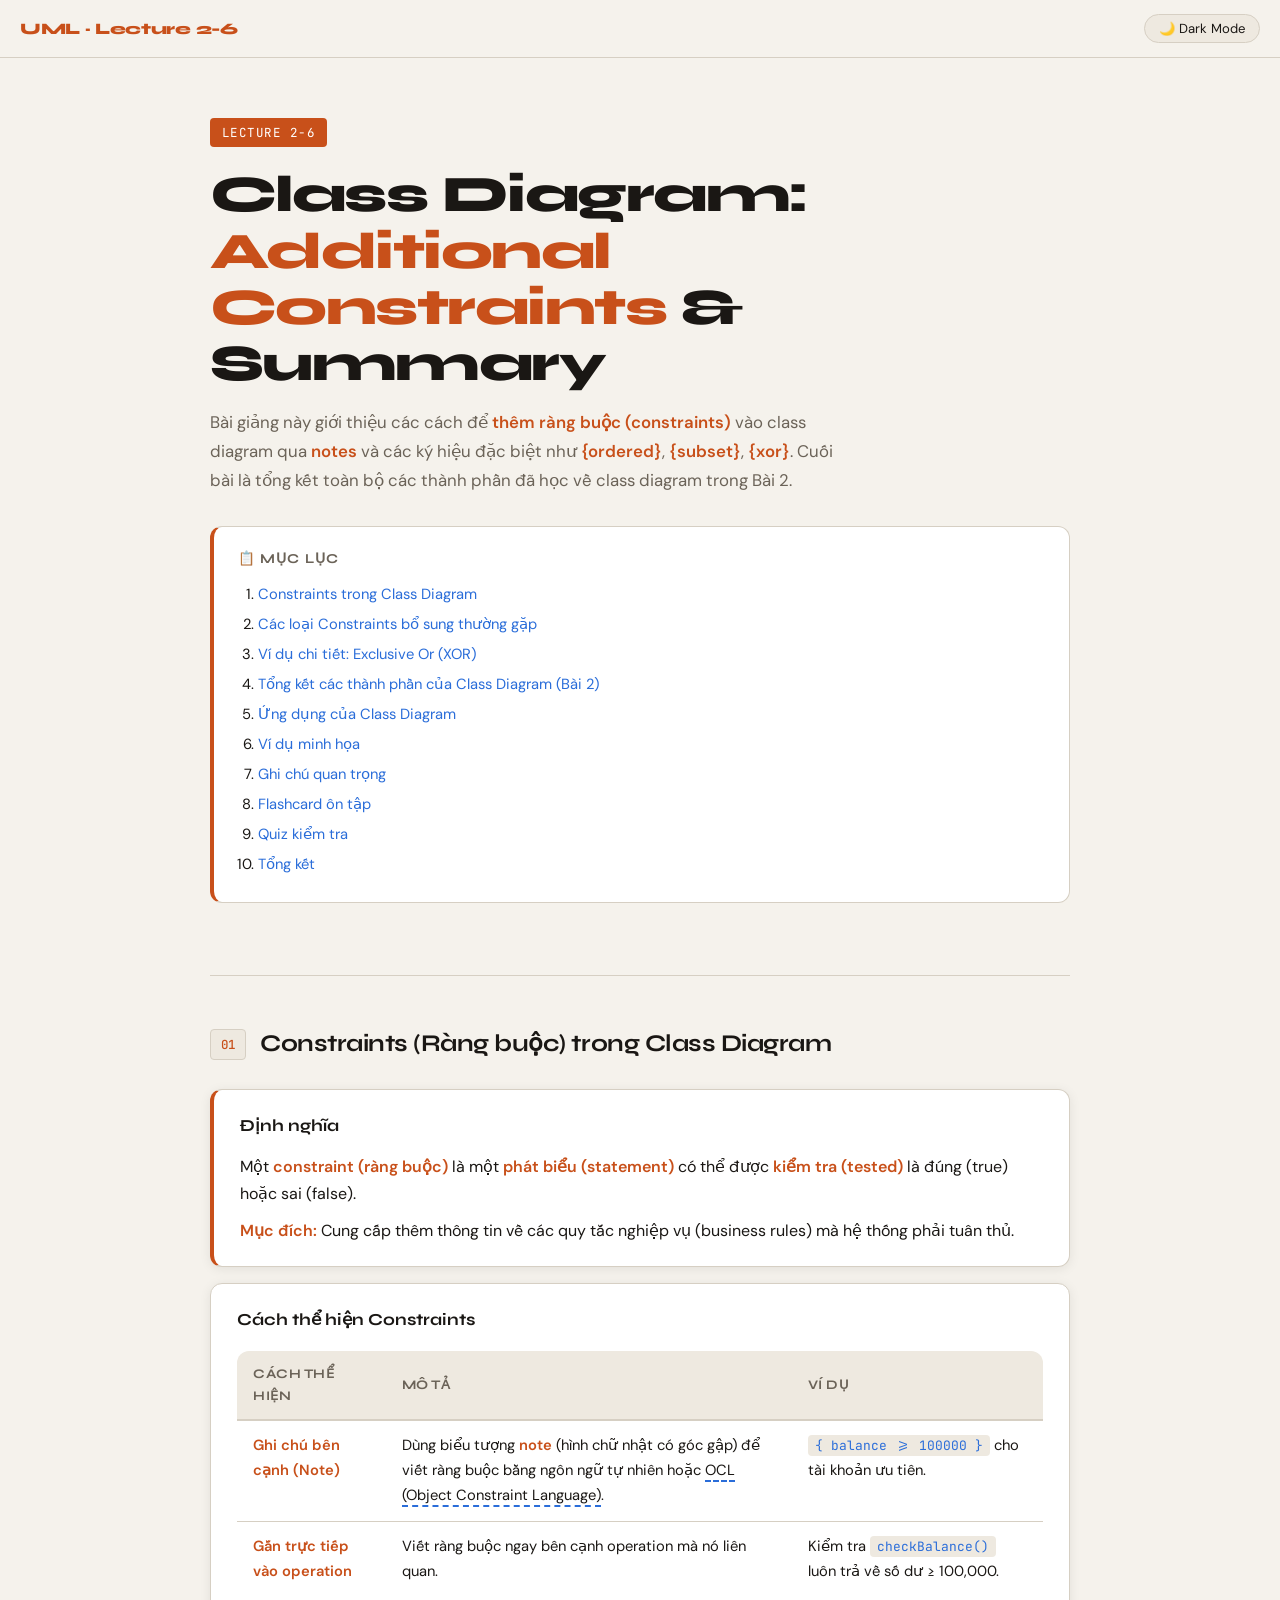
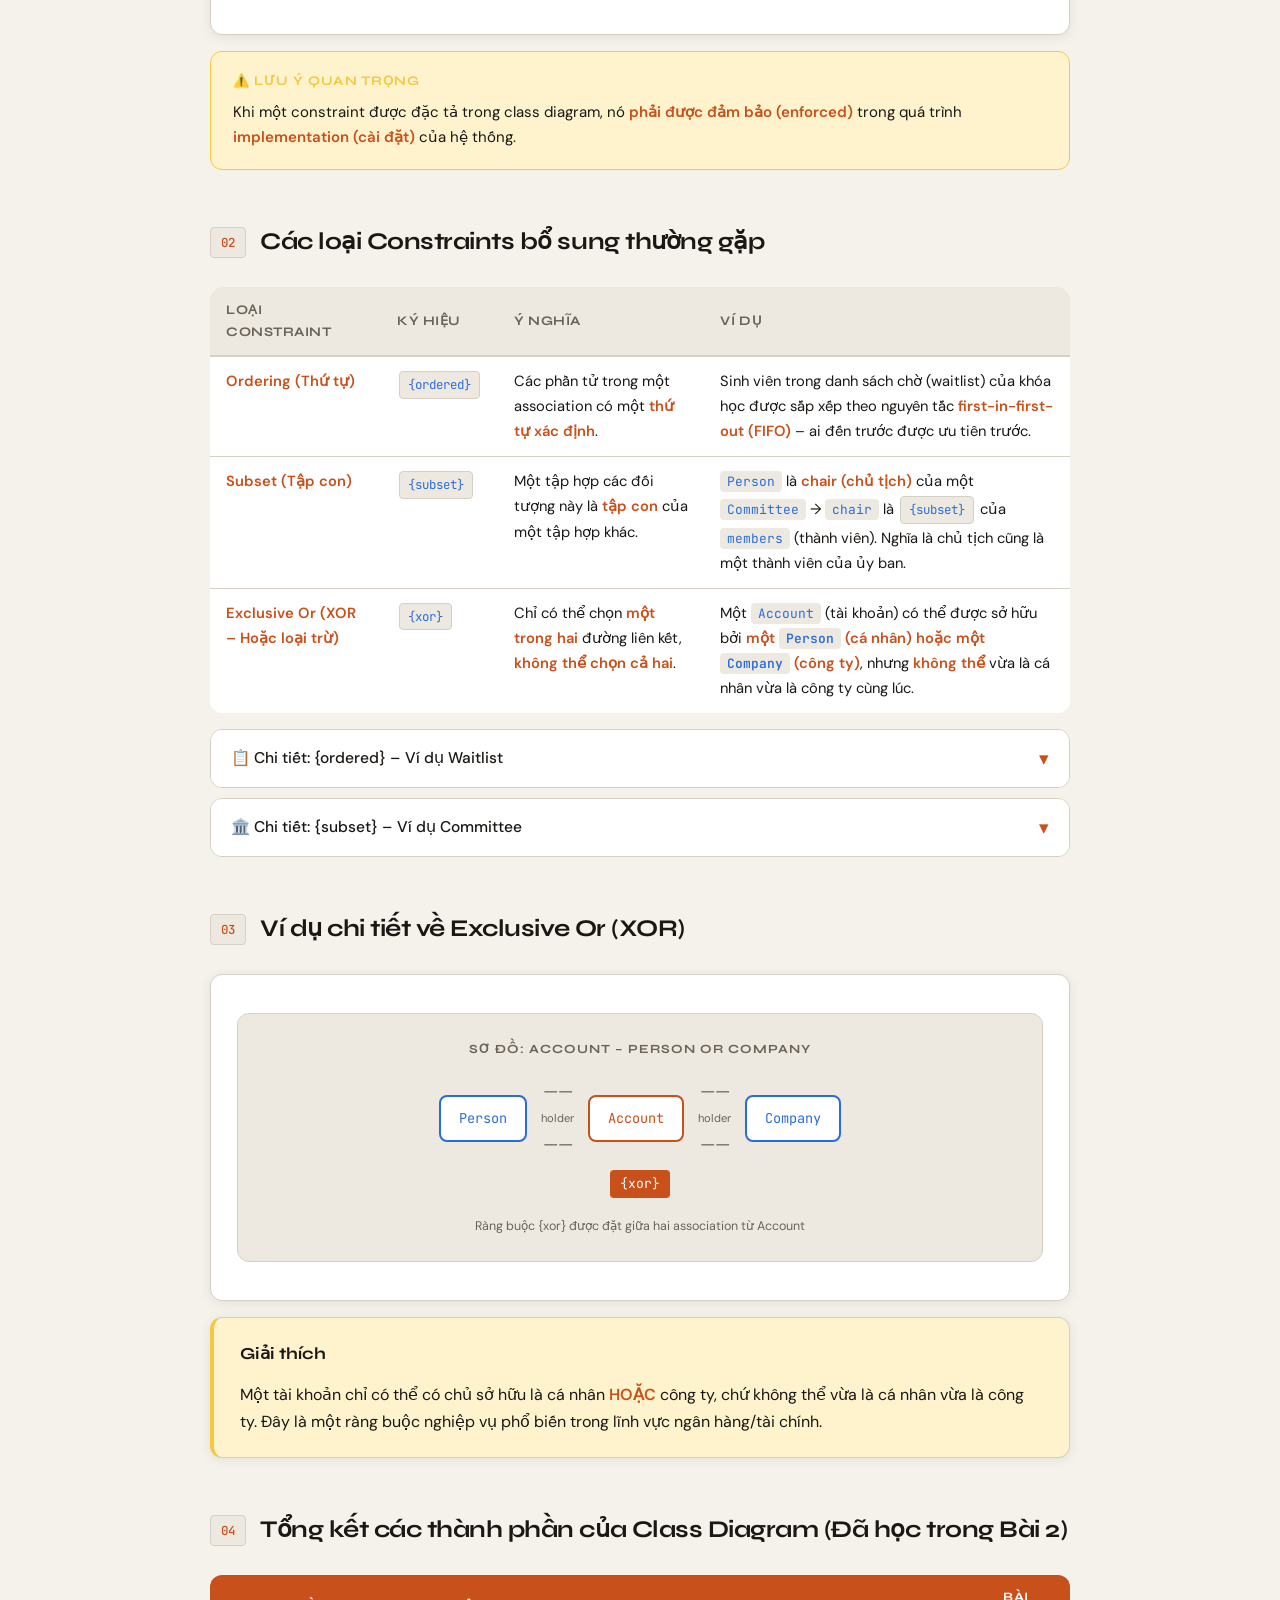
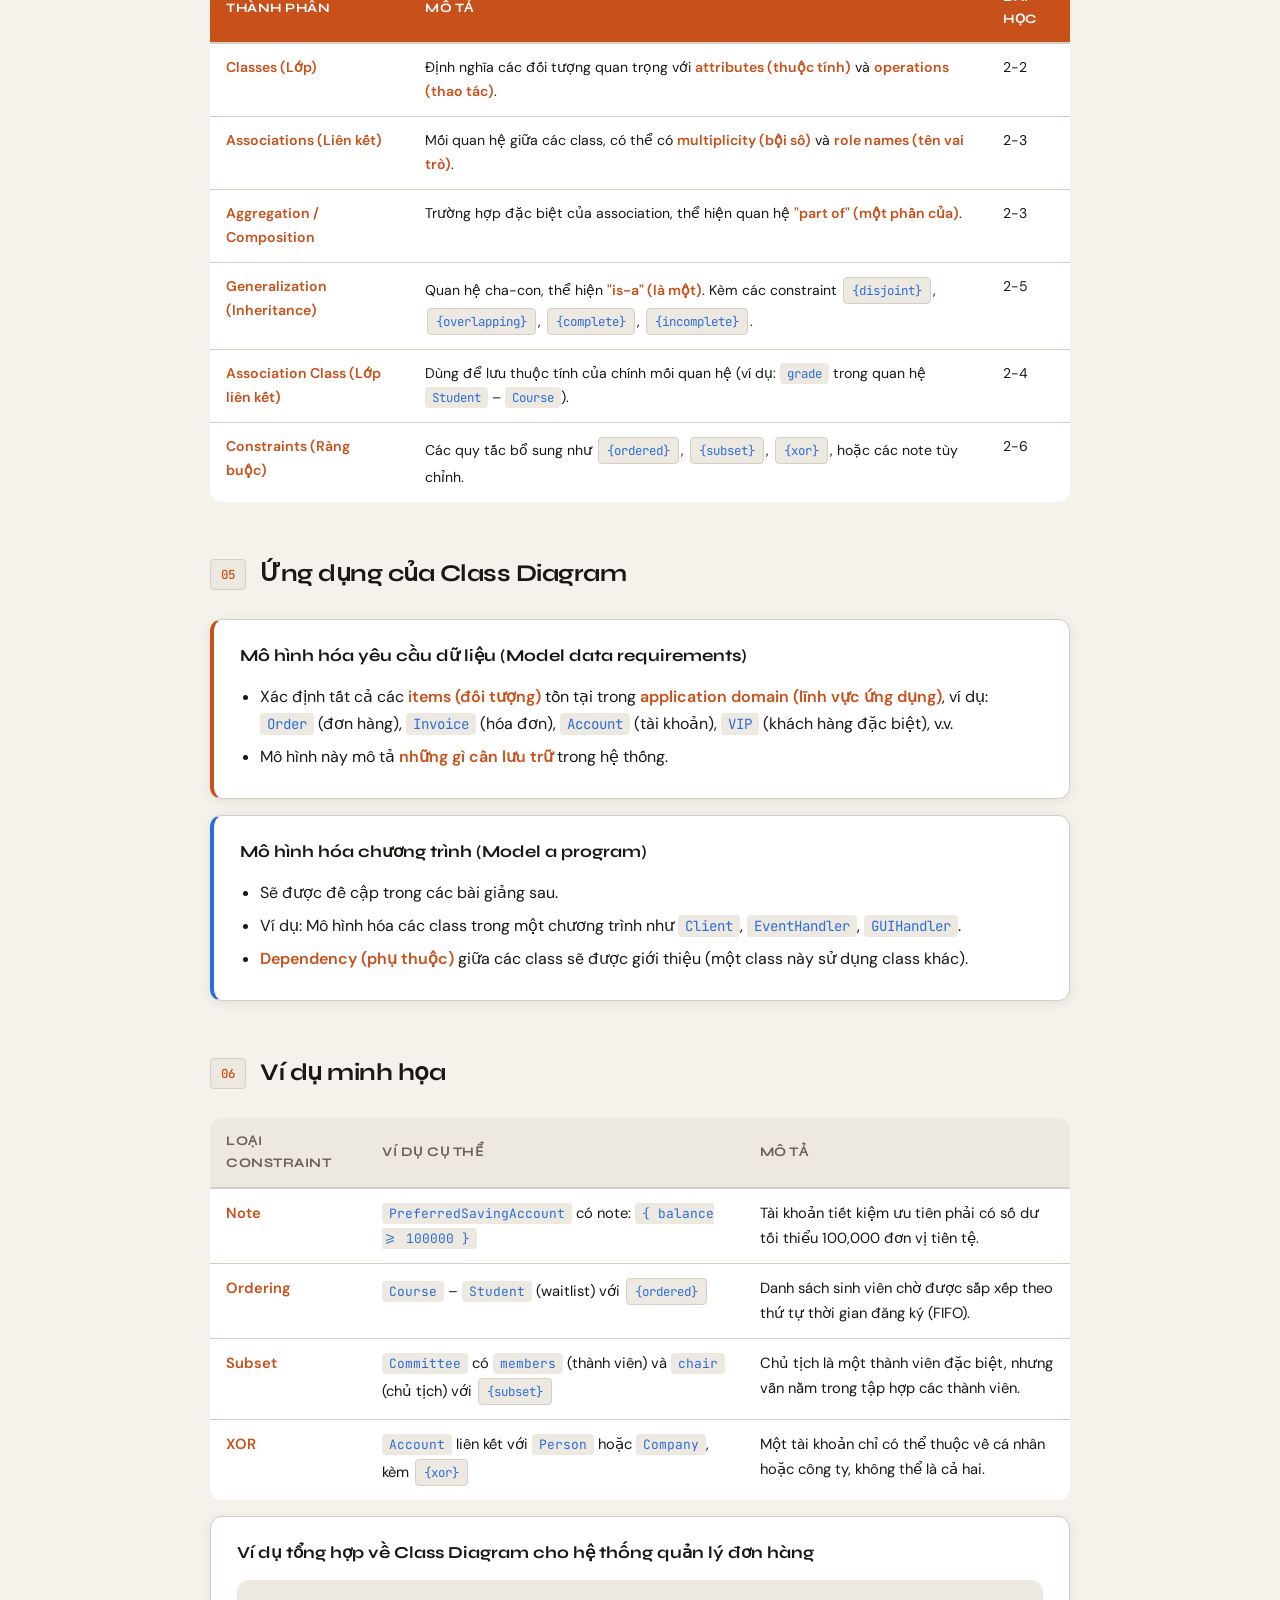
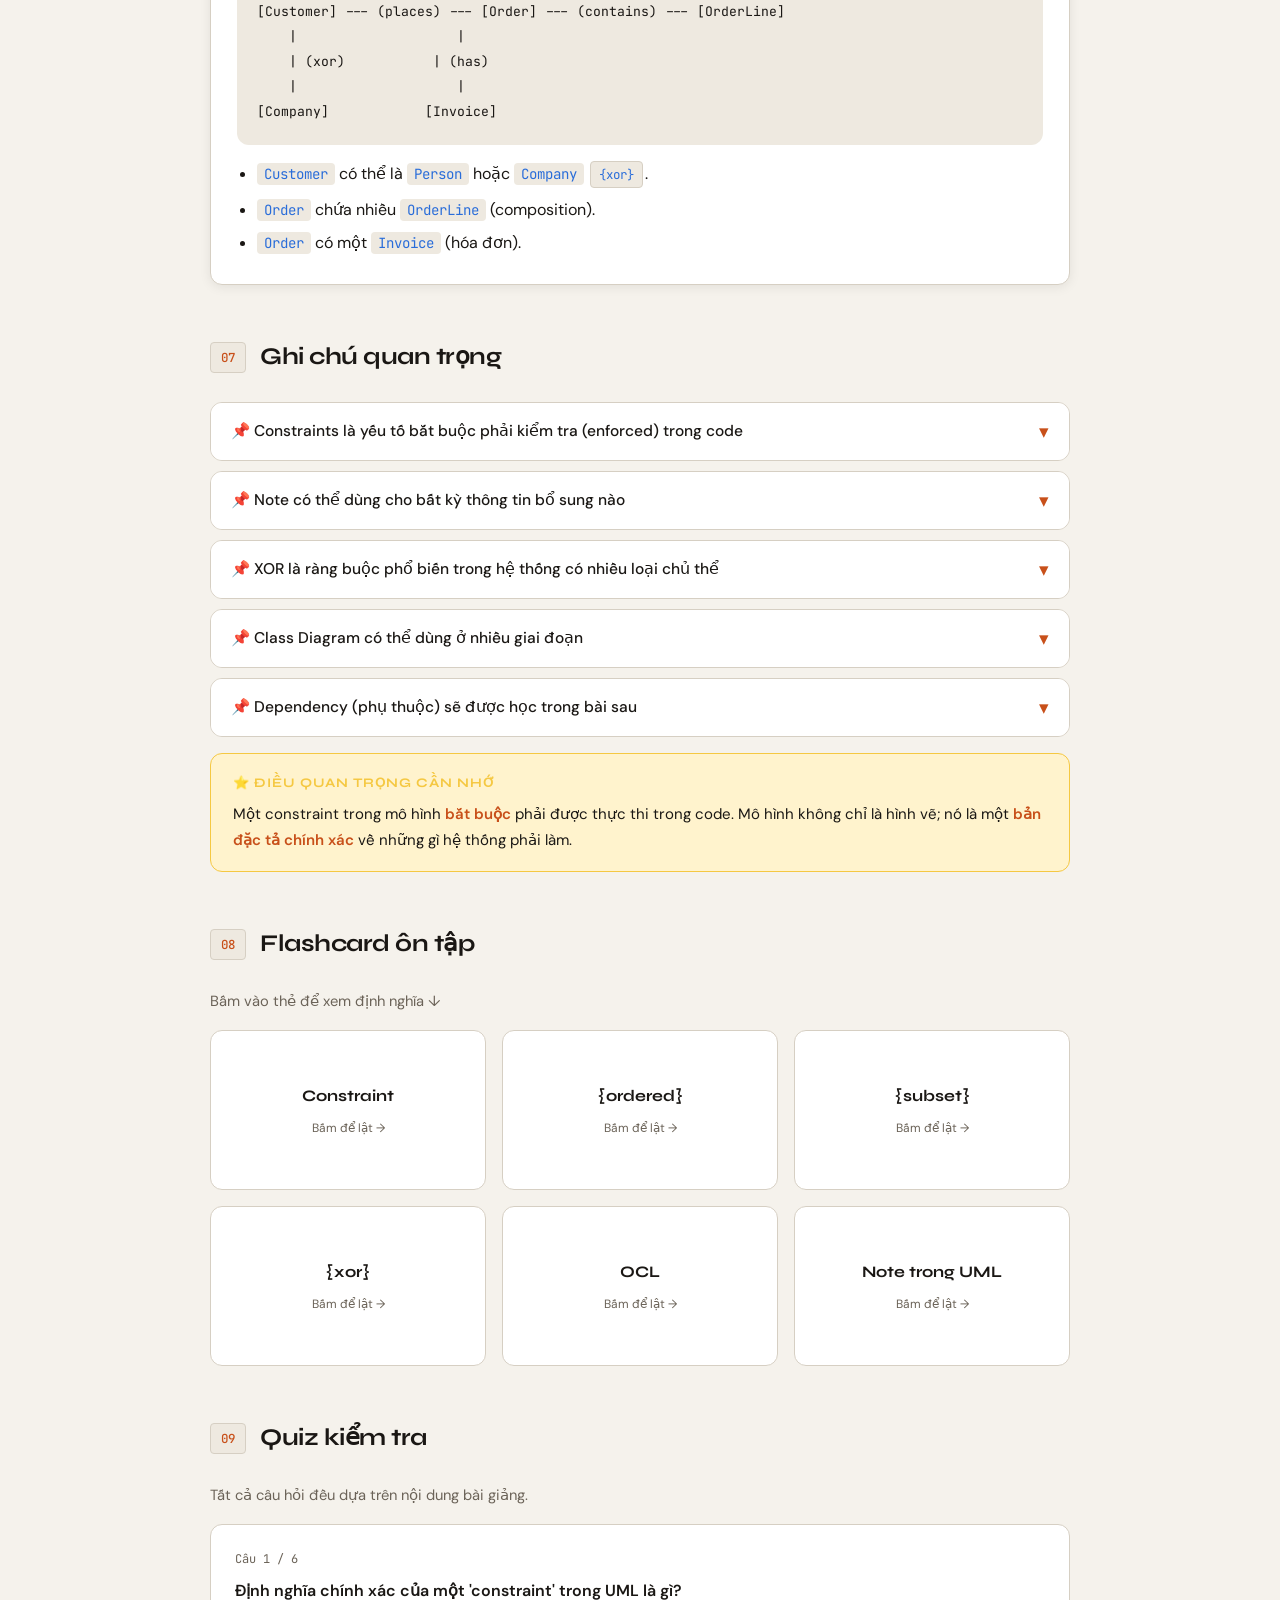
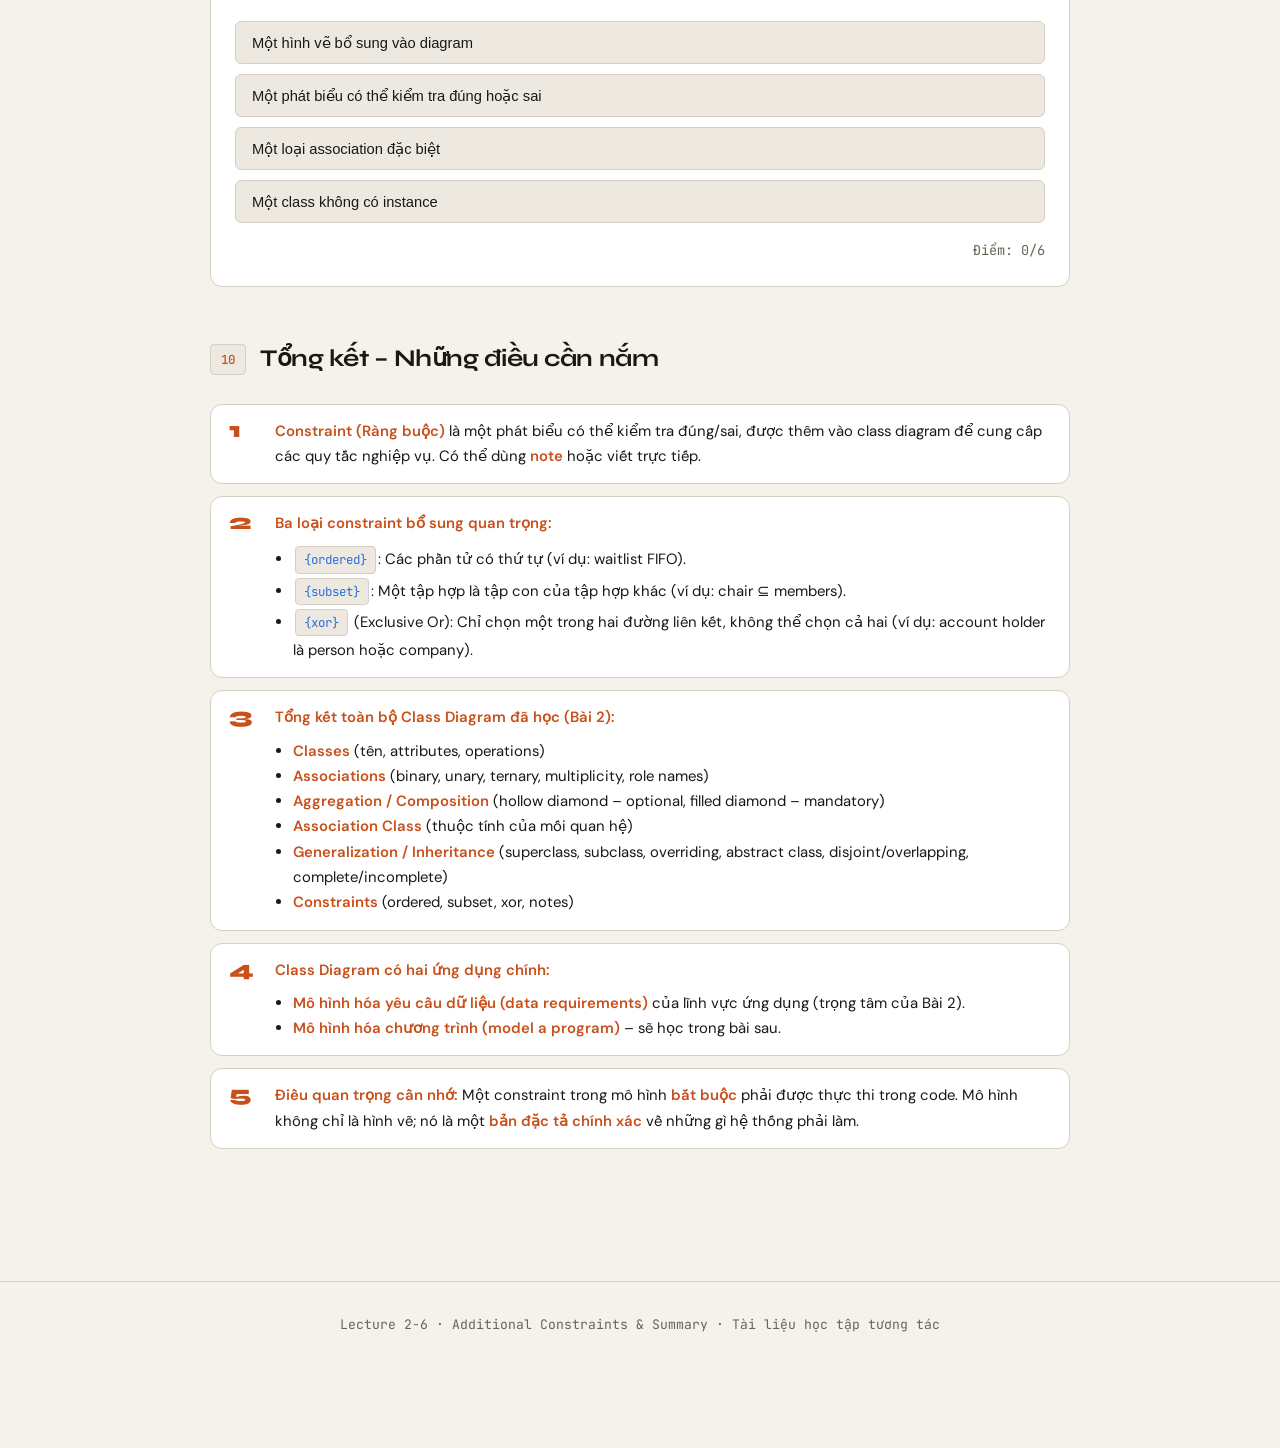
<file: lecture-2-6.html>
<!DOCTYPE html>
<html lang="vi" data-theme="light">
<head>
  <meta charset="UTF-8" />
  <meta name="viewport" content="width=device-width, initial-scale=1.0" />
  <title>Lecture 2-6 – Additional Constraints & Summary</title>
  <link href="https://fonts.googleapis.com/css2?family=Syne:wght@400;600;700;800&family=DM+Sans:ital,wght@0,300;0,400;0,500;1,300&family=JetBrains+Mono:wght@400;500&display=swap" rel="stylesheet" />
  <style>
    :root {
      --bg: #f5f2ec; --surface: #ffffff; --surface2: #eee9e0;
      --border: #d6cfc3; --text: #1a1714; --text-muted: #6b6358;
      --accent: #c8501a; --accent2: #2a6dd9; --accent3: #1a8a4a;
      --highlight: #fff3cd; --highlight-border: #f5c842;
      --shadow: 0 2px 12px rgba(0,0,0,0.08);
      --radius: 12px; --radius-sm: 6px;
    }
    [data-theme="dark"] {
      --bg: #121010; --surface: #1e1b18; --surface2: #2a2520;
      --border: #3a3530; --text: #f0ebe3; --text-muted: #9a9080;
      --accent: #e8704a; --accent2: #5a9bf5; --accent3: #4ac87a;
      --highlight: #2a2200; --highlight-border: #a08020;
      --shadow: 0 2px 12px rgba(0,0,0,0.4);
    }
    *, *::before, *::after { box-sizing: border-box; margin: 0; padding: 0; }
    html { scroll-behavior: smooth; }
    body { font-family: 'DM Sans', sans-serif; background: var(--bg); color: var(--text); font-size: 16px; line-height: 1.7; transition: background 0.3s, color 0.3s; }
    strong { color: var(--accent); font-weight: 600; }
    code { font-family: 'JetBrains Mono', monospace; background: var(--surface2); padding: 2px 7px; border-radius: 4px; font-size: 0.88em; color: var(--accent2); }
    a { color: var(--accent2); text-decoration: none; }
    ::-webkit-scrollbar { width: 6px; } ::-webkit-scrollbar-track { background: var(--bg); } ::-webkit-scrollbar-thumb { background: var(--border); border-radius: 3px; }
    .page-wrapper { max-width: 900px; margin: 0 auto; padding: 0 20px 80px; }
    .site-header { position: sticky; top: 0; z-index: 100; background: var(--bg); border-bottom: 1px solid var(--border); padding: 14px 20px; display: flex; justify-content: space-between; align-items: center; backdrop-filter: blur(10px); }
    .site-header .brand { font-family: 'Syne', sans-serif; font-weight: 800; font-size: 1rem; letter-spacing: -0.02em; color: var(--accent); }
    .dark-toggle { background: var(--surface2); border: 1px solid var(--border); border-radius: 20px; padding: 5px 14px; cursor: pointer; font-size: 0.82rem; font-family: 'DM Sans', sans-serif; color: var(--text); transition: all 0.2s; }
    .dark-toggle:hover { background: var(--accent); color: #fff; border-color: var(--accent); }
    .progress-bar { position: fixed; top: 0; left: 0; height: 3px; background: var(--accent); z-index: 200; transition: width 0.1s; }
    .hero { padding: 60px 0 40px; border-bottom: 1px solid var(--border); margin-bottom: 48px; }
    .hero-label { display: inline-block; font-family: 'JetBrains Mono', monospace; font-size: 0.78rem; letter-spacing: 0.12em; text-transform: uppercase; background: var(--accent); color: #fff; padding: 4px 12px; border-radius: 4px; margin-bottom: 20px; }
    .hero h1 { font-family: 'Syne', sans-serif; font-weight: 800; font-size: clamp(2rem, 5vw, 3.2rem); line-height: 1.1; letter-spacing: -0.03em; margin-bottom: 16px; }
    .hero h1 span { color: var(--accent); }
    .hero-desc { font-size: 1.05rem; color: var(--text-muted); max-width: 640px; line-height: 1.7; }
    .toc { background: var(--surface); border: 1px solid var(--border); border-left: 4px solid var(--accent); border-radius: var(--radius); padding: 20px 24px; margin: 32px 0; }
    .toc-title { font-family: 'Syne', sans-serif; font-weight: 700; font-size: 0.85rem; letter-spacing: 0.08em; text-transform: uppercase; color: var(--text-muted); margin-bottom: 12px; }
    .toc ol { padding-left: 20px; } .toc li { margin: 5px 0; font-size: 0.92rem; } .toc a { color: var(--accent2); } .toc a:hover { color: var(--accent); }
    .section { margin-bottom: 52px; }
    .section-header { display: flex; align-items: center; gap: 14px; margin-bottom: 24px; }
    .section-num { font-family: 'JetBrains Mono', monospace; font-size: 0.78rem; font-weight: 500; color: var(--accent); background: var(--surface2); border: 1px solid var(--border); padding: 4px 10px; border-radius: 4px; white-space: nowrap; }
    .section h2 { font-family: 'Syne', sans-serif; font-weight: 700; font-size: 1.5rem; letter-spacing: -0.02em; }
    .card { background: var(--surface); border: 1px solid var(--border); border-radius: var(--radius); padding: 22px 26px; margin-bottom: 16px; box-shadow: var(--shadow); }
    .card h3 { font-family: 'Syne', sans-serif; font-weight: 700; font-size: 1.05rem; margin-bottom: 12px; }
    .card p { margin-bottom: 10px; } .card p:last-child { margin-bottom: 0; }
    .card ul, .card ol { padding-left: 20px; } .card li { margin: 6px 0; }
    .card-highlight { border-left: 4px solid var(--highlight-border); background: var(--highlight); }
    .card-accent { border-left: 4px solid var(--accent); }
    .card-blue { border-left: 4px solid var(--accent2); }
    .card-green { border-left: 4px solid var(--accent3); }
    .tip { position: relative; cursor: help; border-bottom: 2px dashed var(--accent2); }
    .tip::after { content: attr(data-tip); position: absolute; bottom: calc(100% + 8px); left: 50%; transform: translateX(-50%); background: var(--text); color: var(--bg); font-size: 0.78rem; line-height: 1.5; padding: 8px 12px; border-radius: 8px; width: 220px; text-align: center; opacity: 0; pointer-events: none; transition: opacity 0.2s; z-index: 50; font-family: 'DM Sans', sans-serif; }
    .tip::before { content: ''; position: absolute; bottom: calc(100% + 2px); left: 50%; transform: translateX(-50%); border: 6px solid transparent; border-top-color: var(--text); opacity: 0; transition: opacity 0.2s; z-index: 50; }
    .tip:hover::after, .tip:hover::before { opacity: 1; }
    .accordion { margin-bottom: 10px; border-radius: var(--radius); overflow: hidden; border: 1px solid var(--border); }
    .accordion-btn { width: 100%; background: var(--surface); border: none; padding: 16px 20px; text-align: left; cursor: pointer; font-family: 'DM Sans', sans-serif; font-size: 0.97rem; font-weight: 500; color: var(--text); display: flex; justify-content: space-between; align-items: center; gap: 12px; transition: background 0.2s; }
    .accordion-btn:hover { background: var(--surface2); } .accordion-btn.open { background: var(--surface2); color: var(--accent); }
    .accordion-icon { font-size: 1.2rem; transition: transform 0.3s; flex-shrink: 0; color: var(--accent); }
    .accordion-btn.open .accordion-icon { transform: rotate(180deg); }
    .accordion-body { background: var(--surface); max-height: 0; overflow: hidden; transition: max-height 0.4s ease, padding 0.3s; padding: 0 20px; }
    .accordion-body.open { max-height: 900px; padding: 18px 20px; border-top: 1px solid var(--border); }
    .accordion-body p, .accordion-body li { font-size: 0.95rem; }
    .accordion-body ul, .accordion-body ol { padding-left: 18px; } .accordion-body li { margin: 6px 0; }
    .table-wrap { overflow-x: auto; margin: 16px 0; }
    table { width: 100%; border-collapse: collapse; font-size: 0.92rem; background: var(--surface); border-radius: var(--radius); overflow: hidden; }
    th { background: var(--surface2); padding: 12px 16px; text-align: left; font-family: 'Syne', sans-serif; font-weight: 700; font-size: 0.82rem; letter-spacing: 0.04em; text-transform: uppercase; color: var(--text-muted); border-bottom: 2px solid var(--border); }
    td { padding: 12px 16px; border-bottom: 1px solid var(--border); vertical-align: top; }
    tr:last-child td { border-bottom: none; } tr:hover td { background: var(--surface2); }
    .note-box { background: var(--highlight); border: 1px solid var(--highlight-border); border-radius: var(--radius); padding: 18px 22px; margin: 16px 0; font-size: 0.94rem; }
    .note-box-title { font-family: 'Syne', sans-serif; font-weight: 700; font-size: 0.82rem; letter-spacing: 0.08em; text-transform: uppercase; color: var(--highlight-border); margin-bottom: 8px; }
    [data-theme="dark"] .note-box-title { color: #c8a030; }
    .constraint-tag { display: inline-block; font-family: 'JetBrains Mono', monospace; font-size: 0.78rem; background: var(--surface2); border: 1px solid var(--border); padding: 2px 8px; border-radius: 4px; color: var(--accent2); margin: 2px; }

    /* XOR Diagram */
    .xor-diagram { background: var(--surface2); border: 1px solid var(--border); border-radius: var(--radius); padding: 24px; margin: 16px 0; display: flex; flex-direction: column; align-items: center; gap: 10px; }
    .xor-row { display: flex; align-items: center; justify-content: center; gap: 14px; flex-wrap: wrap; }
    .xor-node { background: var(--surface); border: 2px solid var(--accent2); border-radius: 8px; padding: 10px 18px; font-family: 'JetBrains Mono', monospace; font-size: 0.85rem; color: var(--accent2); }
    .xor-center { background: var(--surface); border: 2px solid var(--accent); border-radius: 8px; padding: 10px 18px; font-family: 'JetBrains Mono', monospace; font-size: 0.85rem; color: var(--accent); }
    .xor-label { font-family: 'JetBrains Mono', monospace; font-size: 0.82rem; background: var(--accent); color: #fff; padding: 3px 10px; border-radius: 4px; }
    .xor-arrow { color: var(--text-muted); font-size: 1.1rem; display: flex; flex-direction: column; align-items: center; gap: 2px; }
    .xor-arrow small { font-family: 'DM Sans', sans-serif; font-size: 0.7rem; color: var(--text-muted); }

    /* Big summary checklist */
    .checklist { display: flex; flex-direction: column; gap: 8px; margin-top: 12px; }
    .check-item { display: flex; gap: 12px; align-items: flex-start; padding: 12px 16px; background: var(--surface); border: 1px solid var(--border); border-radius: var(--radius-sm); }
    .check-icon { font-size: 1.1rem; flex-shrink: 0; }
    .check-content { font-size: 0.92rem; }

    /* Master summary table */
    .master-table-wrap { overflow-x: auto; margin: 14px 0; }
    .master-table { width: 100%; border-collapse: collapse; font-size: 0.88rem; background: var(--surface); border-radius: var(--radius); overflow: hidden; }
    .master-table th { background: var(--accent); color: #fff; padding: 12px 16px; text-align: left; font-family: 'Syne', sans-serif; font-weight: 700; font-size: 0.8rem; letter-spacing: 0.04em; text-transform: uppercase; border-bottom: 2px solid var(--border); }
    .master-table td { padding: 12px 16px; border-bottom: 1px solid var(--border); vertical-align: top; }
    .master-table tr:last-child td { border-bottom: none; }
    .master-table tr:hover td { background: var(--surface2); }

    .flashcard-grid { display: grid; grid-template-columns: repeat(auto-fill, minmax(240px, 1fr)); gap: 16px; margin-top: 16px; }
    .flashcard { perspective: 800px; cursor: pointer; height: 160px; }
    .flashcard-inner { position: relative; width: 100%; height: 100%; transform-style: preserve-3d; transition: transform 0.5s cubic-bezier(0.4,0,0.2,1); border-radius: var(--radius); }
    .flashcard.flipped .flashcard-inner { transform: rotateY(180deg); }
    .flashcard-front, .flashcard-back { position: absolute; inset: 0; backface-visibility: hidden; border-radius: var(--radius); display: flex; flex-direction: column; align-items: center; justify-content: center; padding: 18px; text-align: center; border: 1px solid var(--border); }
    .flashcard-front { background: var(--surface); }
    .flashcard-back { background: var(--accent); color: #fff; transform: rotateY(180deg); }
    .flashcard-front .term { font-family: 'Syne', sans-serif; font-weight: 700; font-size: 1rem; margin-bottom: 8px; color: var(--text); }
    .flashcard-front .hint { font-size: 0.75rem; color: var(--text-muted); }
    .flashcard-back .def { font-size: 0.83rem; line-height: 1.5; }

    .quiz-box { background: var(--surface); border: 1px solid var(--border); border-radius: var(--radius); padding: 24px; margin-top: 16px; }
    .quiz-num { font-family: 'JetBrains Mono', monospace; font-size: 0.75rem; color: var(--text-muted); margin-bottom: 8px; }
    .quiz-question { font-weight: 600; font-size: 1rem; margin-bottom: 16px; }
    .quiz-options { display: flex; flex-direction: column; gap: 10px; }
    .quiz-option { background: var(--surface2); border: 1px solid var(--border); border-radius: var(--radius-sm); padding: 12px 16px; cursor: pointer; font-size: 0.92rem; color: var(--text); transition: all 0.2s; text-align: left; }
    .quiz-option:hover:not(:disabled) { border-color: var(--accent2); background: var(--surface); }
    .quiz-option.correct { background: #d4fce6; border-color: var(--accent3); color: #0a4a20; }
    .quiz-option.wrong { background: #fce4d4; border-color: var(--accent); color: #4a1000; }
    [data-theme="dark"] .quiz-option.correct { background: #0a2a18; color: #4ac87a; }
    [data-theme="dark"] .quiz-option.wrong { background: #2a1008; color: #e8704a; }
    .quiz-feedback { margin-top: 14px; padding: 12px 16px; border-radius: var(--radius-sm); font-size: 0.9rem; display: none; }
    .quiz-feedback.show { display: block; }
    .quiz-feedback.correct { background: #d4fce6; color: #0a4a20; border: 1px solid var(--accent3); }
    .quiz-feedback.wrong { background: #fce4d4; color: #4a1000; border: 1px solid var(--accent); }
    [data-theme="dark"] .quiz-feedback.correct { background: #0a2a18; color: #4ac87a; border-color: var(--accent3); }
    [data-theme="dark"] .quiz-feedback.wrong { background: #2a1008; color: #e8704a; border-color: var(--accent); }
    .quiz-nav { display: flex; gap: 10px; margin-top: 16px; align-items: center; }
    .btn { padding: 9px 20px; border-radius: var(--radius-sm); font-family: 'DM Sans', sans-serif; font-size: 0.88rem; font-weight: 600; cursor: pointer; transition: all 0.2s; border: 1px solid var(--border); background: var(--surface2); color: var(--text); }
    .btn:hover { background: var(--accent); color: #fff; border-color: var(--accent); }
    .btn-primary { background: var(--accent); color: #fff; border-color: var(--accent); } .btn-primary:hover { opacity: 0.85; }
    .quiz-score { font-family: 'JetBrains Mono', monospace; font-size: 0.85rem; color: var(--text-muted); margin-left: auto; }

    .summary-list { display: flex; flex-direction: column; gap: 12px; margin-top: 8px; }
    .summary-item { display: flex; gap: 14px; align-items: flex-start; padding: 14px 18px; background: var(--surface); border: 1px solid var(--border); border-radius: var(--radius); }
    .summary-num { font-family: 'Syne', sans-serif; font-weight: 800; font-size: 1.4rem; color: var(--accent); line-height: 1; flex-shrink: 0; min-width: 32px; }
    .summary-content { font-size: 0.93rem; }

    .site-footer { border-top: 1px solid var(--border); padding: 32px 20px; text-align: center; font-size: 0.82rem; color: var(--text-muted); font-family: 'JetBrains Mono', monospace; }
    .fade-in { opacity: 0; transform: translateY(20px); transition: opacity 0.5s, transform 0.5s; }
    .fade-in.visible { opacity: 1; transform: translateY(0); }

    @media (max-width: 600px) {
      .hero h1 { font-size: 1.8rem; }
      .flashcard-grid { grid-template-columns: 1fr 1fr; }
      .section h2 { font-size: 1.2rem; }
      .card { padding: 16px; }
    }
  </style>
</head>
<body>

<div class="progress-bar" id="progressBar"></div>

<header class="site-header">
  <div class="brand">UML · Lecture 2-6</div>
  <button class="dark-toggle" onclick="toggleDark()" id="darkBtn">🌙 Dark Mode</button>
</header>

<div class="page-wrapper">

  <!-- HERO -->
  <div class="hero fade-in">
    <div class="hero-label">Lecture 2-6</div>
    <h1>Class Diagram:<br><span>Additional Constraints</span> & Summary</h1>
    <p class="hero-desc">
      Bài giảng này giới thiệu các cách để <strong>thêm ràng buộc (constraints)</strong> vào class diagram qua <strong>notes</strong> và các ký hiệu đặc biệt như <strong>{ordered}</strong>, <strong>{subset}</strong>, <strong>{xor}</strong>. Cuối bài là tổng kết toàn bộ các thành phần đã học về class diagram trong Bài 2.
    </p>

    <div class="toc">
      <div class="toc-title">📋 Mục lục</div>
      <ol>
        <li><a href="#s1">Constraints trong Class Diagram</a></li>
        <li><a href="#s2">Các loại Constraints bổ sung thường gặp</a></li>
        <li><a href="#s3">Ví dụ chi tiết: Exclusive Or (XOR)</a></li>
        <li><a href="#s4">Tổng kết các thành phần của Class Diagram (Bài 2)</a></li>
        <li><a href="#s5">Ứng dụng của Class Diagram</a></li>
        <li><a href="#s-example">Ví dụ minh họa</a></li>
        <li><a href="#s-note">Ghi chú quan trọng</a></li>
        <li><a href="#s-flash">Flashcard ôn tập</a></li>
        <li><a href="#s-quiz">Quiz kiểm tra</a></li>
        <li><a href="#s-summary">Tổng kết</a></li>
      </ol>
    </div>
  </div>

  <!-- SECTION 1: CONSTRAINTS DEFINITION -->
  <div class="section fade-in" id="s1">
    <div class="section-header">
      <span class="section-num">01</span>
      <h2>Constraints (Ràng buộc) trong Class Diagram</h2>
    </div>

    <div class="card card-accent">
      <h3>Định nghĩa</h3>
      <p>Một <strong>constraint (ràng buộc)</strong> là một <strong>phát biểu (statement)</strong> có thể được <strong>kiểm tra (tested)</strong> là đúng (true) hoặc sai (false).</p>
      <p><strong>Mục đích:</strong> Cung cấp thêm thông tin về các quy tắc nghiệp vụ (business rules) mà hệ thống phải tuân thủ.</p>
    </div>

    <div class="card">
      <h3>Cách thể hiện Constraints</h3>
      <div class="table-wrap">
        <table>
          <thead><tr><th>Cách thể hiện</th><th>Mô tả</th><th>Ví dụ</th></tr></thead>
          <tbody>
            <tr>
              <td><strong>Ghi chú bên cạnh (Note)</strong></td>
              <td>Dùng biểu tượng <strong>note</strong> (hình chữ nhật có góc gập) để viết ràng buộc bằng ngôn ngữ tự nhiên hoặc <span class="tip" data-tip="Object Constraint Language: Ngôn ngữ hình thức dùng để đặc tả ràng buộc trong UML, thay thế cho ngôn ngữ tự nhiên khi cần độ chính xác cao hơn.">OCL (Object Constraint Language)</span>.</td>
              <td><code>{ balance >= 100000 }</code> cho tài khoản ưu tiên.</td>
            </tr>
            <tr>
              <td><strong>Gắn trực tiếp vào operation</strong></td>
              <td>Viết ràng buộc ngay bên cạnh operation mà nó liên quan.</td>
              <td>Kiểm tra <code>checkBalance()</code> luôn trả về số dư ≥ 100,000.</td>
            </tr>
          </tbody>
        </table>
      </div>
    </div>

    <div class="note-box">
      <div class="note-box-title">⚠️ Lưu ý quan trọng</div>
      <p>Khi một constraint được đặc tả trong class diagram, nó <strong>phải được đảm bảo (enforced)</strong> trong quá trình <strong>implementation (cài đặt)</strong> của hệ thống.</p>
    </div>
  </div>

  <!-- SECTION 2: TYPES OF CONSTRAINTS -->
  <div class="section fade-in" id="s2">
    <div class="section-header">
      <span class="section-num">02</span>
      <h2>Các loại Constraints bổ sung thường gặp</h2>
    </div>

    <div class="table-wrap">
      <table>
        <thead><tr><th>Loại Constraint</th><th>Ký hiệu</th><th>Ý nghĩa</th><th>Ví dụ</th></tr></thead>
        <tbody>
          <tr>
            <td><strong>Ordering (Thứ tự)</strong></td>
            <td><span class="constraint-tag">{ordered}</span></td>
            <td>Các phần tử trong một association có một <strong>thứ tự xác định</strong>.</td>
            <td>Sinh viên trong danh sách chờ (waitlist) của khóa học được sắp xếp theo nguyên tắc <strong>first-in-first-out (FIFO)</strong> – ai đến trước được ưu tiên trước.</td>
          </tr>
          <tr>
            <td><strong>Subset (Tập con)</strong></td>
            <td><span class="constraint-tag">{subset}</span></td>
            <td>Một tập hợp các đối tượng này là <strong>tập con</strong> của một tập hợp khác.</td>
            <td><code>Person</code> là <strong>chair (chủ tịch)</strong> của một <code>Committee</code> → <code>chair</code> là <span class="constraint-tag">{subset}</span> của <code>members</code> (thành viên). Nghĩa là chủ tịch cũng là một thành viên của ủy ban.</td>
          </tr>
          <tr>
            <td><strong>Exclusive Or (XOR – Hoặc loại trừ)</strong></td>
            <td><span class="constraint-tag">{xor}</span></td>
            <td>Chỉ có thể chọn <strong>một trong hai</strong> đường liên kết, <strong>không thể chọn cả hai</strong>.</td>
            <td>Một <code>Account</code> (tài khoản) có thể được sở hữu bởi <strong>một <code>Person</code> (cá nhân)</strong> <strong>hoặc</strong> <strong>một <code>Company</code> (công ty)</strong>, nhưng <strong>không thể</strong> vừa là cá nhân vừa là công ty cùng lúc.</td>
          </tr>
        </tbody>
      </table>
    </div>

    <!-- Accordion detail for each -->
    <div class="accordion">
      <button class="accordion-btn" onclick="toggleAcc(this)">📋 Chi tiết: {ordered} – Ví dụ Waitlist<span class="accordion-icon">▾</span></button>
      <div class="accordion-body">
        <p>Khi một association được đánh dấu <span class="constraint-tag">{ordered}</span>, các đối tượng kết nối đến class đó qua association này được sắp xếp theo một thứ tự nhất định.</p>
        <p style="margin-top:8px;"><strong>Ví dụ:</strong> <code>Course</code> — (waitlist) — <code>Student</code> <span class="constraint-tag">{ordered}</span></p>
        <p>Danh sách sinh viên chờ được sắp xếp theo nguyên tắc <strong>first-in-first-out (FIFO)</strong> – ai đăng ký trước sẽ được ưu tiên vào lớp trước khi có chỗ trống.</p>
      </div>
    </div>

    <div class="accordion">
      <button class="accordion-btn" onclick="toggleAcc(this)">🏛️ Chi tiết: {subset} – Ví dụ Committee<span class="accordion-icon">▾</span></button>
      <div class="accordion-body">
        <p><code>Person</code> là <strong>chair (chủ tịch)</strong> của một <code>Committee</code> → <code>chair</code> là <span class="constraint-tag">{subset}</span> của <code>members</code> (thành viên).</p>
        <p style="margin-top:8px;">Nghĩa là: chủ tịch cũng là một thành viên của ủy ban. Tập hợp các chủ tịch ⊆ tập hợp các thành viên. Không thể ai đó làm chủ tịch mà không phải là thành viên.</p>
      </div>
    </div>
  </div>

  <!-- SECTION 3: XOR DETAIL -->
  <div class="section fade-in" id="s3">
    <div class="section-header">
      <span class="section-num">03</span>
      <h2>Ví dụ chi tiết về Exclusive Or (XOR)</h2>
    </div>

    <div class="card">
      <div class="xor-diagram">
        <div style="font-family:'Syne',sans-serif; font-weight:700; font-size:0.78rem; letter-spacing:0.08em; text-transform:uppercase; color:var(--text-muted); margin-bottom:8px;">Sơ đồ: Account – Person OR Company</div>
        <div class="xor-row">
          <div class="xor-node">Person</div>
          <div class="xor-arrow">——<small>holder</small>——</div>
          <div class="xor-center">Account</div>
          <div class="xor-arrow">——<small>holder</small>——</div>
          <div class="xor-node">Company</div>
        </div>
        <div class="xor-label">{xor}</div>
        <p style="font-size:0.78rem; color:var(--text-muted); text-align:center; margin-top:8px;">Ràng buộc {xor} được đặt giữa hai association từ Account</p>
      </div>
    </div>

    <div class="card card-highlight">
      <h3>Giải thích</h3>
      <p>Một tài khoản chỉ có thể có chủ sở hữu là cá nhân <strong>HOẶC</strong> công ty, chứ không thể vừa là cá nhân vừa là công ty. Đây là một ràng buộc nghiệp vụ phổ biến trong lĩnh vực ngân hàng/tài chính.</p>
    </div>
  </div>

  <!-- SECTION 4: BIG SUMMARY TABLE -->
  <div class="section fade-in" id="s4">
    <div class="section-header">
      <span class="section-num">04</span>
      <h2>Tổng kết các thành phần của Class Diagram (Đã học trong Bài 2)</h2>
    </div>

    <div class="master-table-wrap">
      <table class="master-table">
        <thead><tr><th>Thành phần</th><th>Mô tả</th><th>Bài học</th></tr></thead>
        <tbody>
          <tr>
            <td><strong>Classes (Lớp)</strong></td>
            <td>Định nghĩa các đối tượng quan trọng với <strong>attributes (thuộc tính)</strong> và <strong>operations (thao tác)</strong>.</td>
            <td>2-2</td>
          </tr>
          <tr>
            <td><strong>Associations (Liên kết)</strong></td>
            <td>Mối quan hệ giữa các class, có thể có <strong>multiplicity (bội số)</strong> và <strong>role names (tên vai trò)</strong>.</td>
            <td>2-3</td>
          </tr>
          <tr>
            <td><strong>Aggregation / Composition</strong></td>
            <td>Trường hợp đặc biệt của association, thể hiện quan hệ <strong>"part of" (một phần của)</strong>.</td>
            <td>2-3</td>
          </tr>
          <tr>
            <td><strong>Generalization (Inheritance)</strong></td>
            <td>Quan hệ cha-con, thể hiện <strong>"is-a" (là một)</strong>. Kèm các constraint <span class="constraint-tag">{disjoint}</span>, <span class="constraint-tag">{overlapping}</span>, <span class="constraint-tag">{complete}</span>, <span class="constraint-tag">{incomplete}</span>.</td>
            <td>2-5</td>
          </tr>
          <tr>
            <td><strong>Association Class (Lớp liên kết)</strong></td>
            <td>Dùng để lưu thuộc tính của chính mối quan hệ (ví dụ: <code>grade</code> trong quan hệ <code>Student</code> – <code>Course</code>).</td>
            <td>2-4</td>
          </tr>
          <tr>
            <td><strong>Constraints (Ràng buộc)</strong></td>
            <td>Các quy tắc bổ sung như <span class="constraint-tag">{ordered}</span>, <span class="constraint-tag">{subset}</span>, <span class="constraint-tag">{xor}</span>, hoặc các note tùy chỉnh.</td>
            <td>2-6</td>
          </tr>
        </tbody>
      </table>
    </div>
  </div>

  <!-- SECTION 5: APPLICATIONS -->
  <div class="section fade-in" id="s5">
    <div class="section-header">
      <span class="section-num">05</span>
      <h2>Ứng dụng của Class Diagram</h2>
    </div>

    <div class="card card-accent">
      <h3>Mô hình hóa yêu cầu dữ liệu (Model data requirements)</h3>
      <ul>
        <li>Xác định tất cả các <strong>items (đối tượng)</strong> tồn tại trong <strong>application domain (lĩnh vực ứng dụng)</strong>, ví dụ: <code>Order</code> (đơn hàng), <code>Invoice</code> (hóa đơn), <code>Account</code> (tài khoản), <code>VIP</code> (khách hàng đặc biệt), v.v.</li>
        <li>Mô hình này mô tả <strong>những gì cần lưu trữ</strong> trong hệ thống.</li>
      </ul>
    </div>

    <div class="card card-blue">
      <h3>Mô hình hóa chương trình (Model a program)</h3>
      <ul>
        <li>Sẽ được đề cập trong các bài giảng sau.</li>
        <li>Ví dụ: Mô hình hóa các class trong một chương trình như <code>Client</code>, <code>EventHandler</code>, <code>GUIHandler</code>.</li>
        <li><strong>Dependency (phụ thuộc)</strong> giữa các class sẽ được giới thiệu (một class này sử dụng class khác).</li>
      </ul>
    </div>
  </div>

  <!-- SECTION: VÍ DỤ MINH HỌA -->
  <div class="section fade-in" id="s-example">
    <div class="section-header">
      <span class="section-num">06</span>
      <h2>Ví dụ minh họa</h2>
    </div>

    <div class="table-wrap">
      <table>
        <thead><tr><th>Loại Constraint</th><th>Ví dụ cụ thể</th><th>Mô tả</th></tr></thead>
        <tbody>
          <tr>
            <td><strong>Note</strong></td>
            <td><code>PreferredSavingAccount</code> có note: <code>{ balance >= 100000 }</code></td>
            <td>Tài khoản tiết kiệm ưu tiên phải có số dư tối thiểu 100,000 đơn vị tiền tệ.</td>
          </tr>
          <tr>
            <td><strong>Ordering</strong></td>
            <td><code>Course</code> – <code>Student</code> (waitlist) với <span class="constraint-tag">{ordered}</span></td>
            <td>Danh sách sinh viên chờ được sắp xếp theo thứ tự thời gian đăng ký (FIFO).</td>
          </tr>
          <tr>
            <td><strong>Subset</strong></td>
            <td><code>Committee</code> có <code>members</code> (thành viên) và <code>chair</code> (chủ tịch) với <span class="constraint-tag">{subset}</span></td>
            <td>Chủ tịch là một thành viên đặc biệt, nhưng vẫn nằm trong tập hợp các thành viên.</td>
          </tr>
          <tr>
            <td><strong>XOR</strong></td>
            <td><code>Account</code> liên kết với <code>Person</code> hoặc <code>Company</code>, kèm <span class="constraint-tag">{xor}</span></td>
            <td>Một tài khoản chỉ có thể thuộc về cá nhân hoặc công ty, không thể là cả hai.</td>
          </tr>
        </tbody>
      </table>
    </div>

    <div class="card" style="margin-top:16px;">
      <h3>Ví dụ tổng hợp về Class Diagram cho hệ thống quản lý đơn hàng</h3>
      <div style="background:var(--surface2); border-radius:var(--radius); padding:20px; font-family:'JetBrains Mono',monospace; font-size:0.82rem; line-height:1.9; overflow-x:auto;">
[Customer] --- (places) --- [Order] --- (contains) --- [OrderLine]<br>
&nbsp;&nbsp;&nbsp;&nbsp;|&nbsp;&nbsp;&nbsp;&nbsp;&nbsp;&nbsp;&nbsp;&nbsp;&nbsp;&nbsp;&nbsp;&nbsp;&nbsp;&nbsp;&nbsp;&nbsp;&nbsp;&nbsp;&nbsp;&nbsp;|<br>
&nbsp;&nbsp;&nbsp;&nbsp;| (xor)&nbsp;&nbsp;&nbsp;&nbsp;&nbsp;&nbsp;&nbsp;&nbsp;&nbsp;&nbsp;&nbsp;| (has)<br>
&nbsp;&nbsp;&nbsp;&nbsp;|&nbsp;&nbsp;&nbsp;&nbsp;&nbsp;&nbsp;&nbsp;&nbsp;&nbsp;&nbsp;&nbsp;&nbsp;&nbsp;&nbsp;&nbsp;&nbsp;&nbsp;&nbsp;&nbsp;&nbsp;|<br>
[Company]&nbsp;&nbsp;&nbsp;&nbsp;&nbsp;&nbsp;&nbsp;&nbsp;&nbsp;&nbsp;&nbsp;&nbsp;[Invoice]
      </div>
      <ul style="margin-top:14px; padding-left:20px;">
        <li><code>Customer</code> có thể là <code>Person</code> hoặc <code>Company</code> <span class="constraint-tag">{xor}</span>.</li>
        <li><code>Order</code> chứa nhiều <code>OrderLine</code> (composition).</li>
        <li><code>Order</code> có một <code>Invoice</code> (hóa đơn).</li>
      </ul>
    </div>
  </div>

  <!-- GHI CHÚ QUAN TRỌNG -->
  <div class="section fade-in" id="s-note">
    <div class="section-header">
      <span class="section-num">07</span>
      <h2>Ghi chú quan trọng</h2>
    </div>

    <div class="accordion">
      <button class="accordion-btn" onclick="toggleAcc(this)">📌 Constraints là yếu tố bắt buộc phải kiểm tra (enforced) trong code<span class="accordion-icon">▾</span></button>
      <div class="accordion-body"><p>Nếu bạn vẽ một constraint trong class diagram, lập trình viên <strong>phải</strong> đảm bảo code thực thi đúng constraint đó. Không thể bỏ qua.</p></div>
    </div>
    <div class="accordion">
      <button class="accordion-btn" onclick="toggleAcc(this)">📌 Note có thể dùng cho bất kỳ thông tin bổ sung nào<span class="accordion-icon">▾</span></button>
      <div class="accordion-body"><p>Không chỉ constraint, note còn có thể dùng để giải thích lý do thiết kế, cảnh báo, hoặc bất kỳ thông tin văn xuôi nào giúp người đọc hiểu mô hình tốt hơn.</p></div>
    </div>
    <div class="accordion">
      <button class="accordion-btn" onclick="toggleAcc(this)">📌 XOR là ràng buộc phổ biến trong hệ thống có nhiều loại chủ thể<span class="accordion-icon">▾</span></button>
      <div class="accordion-body"><p>Ngân hàng (cá nhân/công ty), bảo hiểm (chủ hợp đồng/người thụ hưởng), v.v. Đây là pattern xuất hiện thường xuyên trong thực tế.</p></div>
    </div>
    <div class="accordion">
      <button class="accordion-btn" onclick="toggleAcc(this)">📌 Class Diagram có thể dùng ở nhiều giai đoạn<span class="accordion-icon">▾</span></button>
      <div class="accordion-body">
        <ul>
          <li><strong>Requirement model (Mô hình yêu cầu):</strong> Nắm bắt các khái niệm trong lĩnh vực ứng dụng (cái gì cần lưu trữ).</li>
          <li><strong>Solution model (Mô hình giải pháp):</strong> Mô hình hóa cấu trúc của chương trình (các class, dependency, design patterns).</li>
        </ul>
      </div>
    </div>
    <div class="accordion">
      <button class="accordion-btn" onclick="toggleAcc(this)">📌 Dependency (phụ thuộc) sẽ được học trong bài sau<span class="accordion-icon">▾</span></button>
      <div class="accordion-body"><p>Đây là một loại quan hệ khác (không phải association) dùng để thể hiện khi một class sử dụng một class khác nhưng không phải là quan hệ "có" hay "là" lâu dài.</p></div>
    </div>
    <div class="note-box" style="margin-top:16px;">
      <div class="note-box-title">⭐ Điều quan trọng cần nhớ</div>
      <p>Một constraint trong mô hình <strong>bắt buộc</strong> phải được thực thi trong code. Mô hình không chỉ là hình vẽ; nó là một <strong>bản đặc tả chính xác</strong> về những gì hệ thống phải làm.</p>
    </div>
  </div>

  <!-- FLASHCARD -->
  <div class="section fade-in" id="s-flash">
    <div class="section-header">
      <span class="section-num">08</span>
      <h2>Flashcard ôn tập</h2>
    </div>
    <p style="color:var(--text-muted); margin-bottom:16px; font-size:0.92rem;">Bấm vào thẻ để xem định nghĩa ↓</p>
    <div class="flashcard-grid">
      <div class="flashcard" onclick="this.classList.toggle('flipped')">
        <div class="flashcard-inner">
          <div class="flashcard-front"><div class="term">Constraint</div><div class="hint">Bấm để lật →</div></div>
          <div class="flashcard-back"><div class="def">Ràng buộc – Một phát biểu có thể kiểm tra đúng/sai. Cung cấp quy tắc nghiệp vụ, PHẢI được thực thi trong code.</div></div>
        </div>
      </div>
      <div class="flashcard" onclick="this.classList.toggle('flipped')">
        <div class="flashcard-inner">
          <div class="flashcard-front"><div class="term">{ordered}</div><div class="hint">Bấm để lật →</div></div>
          <div class="flashcard-back"><div class="def">Các phần tử trong association có thứ tự xác định. Ví dụ: danh sách chờ theo FIFO.</div></div>
        </div>
      </div>
      <div class="flashcard" onclick="this.classList.toggle('flipped')">
        <div class="flashcard-inner">
          <div class="flashcard-front"><div class="term">{subset}</div><div class="hint">Bấm để lật →</div></div>
          <div class="flashcard-back"><div class="def">Tập con – Một tập hợp đối tượng là tập con của tập hợp khác. Ví dụ: chair ⊆ members.</div></div>
        </div>
      </div>
      <div class="flashcard" onclick="this.classList.toggle('flipped')">
        <div class="flashcard-inner">
          <div class="flashcard-front"><div class="term">{xor}</div><div class="hint">Bấm để lật →</div></div>
          <div class="flashcard-back"><div class="def">Exclusive Or – Chỉ chọn ĐƯỢC MỘT trong hai đường liên kết, KHÔNG thể chọn cả hai. Ví dụ: Account thuộc Person HOẶC Company.</div></div>
        </div>
      </div>
      <div class="flashcard" onclick="this.classList.toggle('flipped')">
        <div class="flashcard-inner">
          <div class="flashcard-front"><div class="term">OCL</div><div class="hint">Bấm để lật →</div></div>
          <div class="flashcard-back"><div class="def">Object Constraint Language – Ngôn ngữ hình thức để viết ràng buộc trong UML với độ chính xác cao hơn ngôn ngữ tự nhiên.</div></div>
        </div>
      </div>
      <div class="flashcard" onclick="this.classList.toggle('flipped')">
        <div class="flashcard-inner">
          <div class="flashcard-front"><div class="term">Note trong UML</div><div class="hint">Bấm để lật →</div></div>
          <div class="flashcard-back"><div class="def">Biểu tượng hình chữ nhật có góc gập, dùng để gắn thêm thông tin (constraint, giải thích) vào bất kỳ phần tử nào của diagram.</div></div>
        </div>
      </div>
    </div>
  </div>

  <!-- QUIZ -->
  <div class="section fade-in" id="s-quiz">
    <div class="section-header">
      <span class="section-num">09</span>
      <h2>Quiz kiểm tra</h2>
    </div>
    <p style="color:var(--text-muted); margin-bottom:12px; font-size:0.92rem;">Tất cả câu hỏi đều dựa trên nội dung bài giảng.</p>
    <div class="quiz-box">
      <div class="quiz-num" id="quizNum"></div>
      <div class="quiz-question" id="quizQ"></div>
      <div class="quiz-options" id="quizOpts"></div>
      <div class="quiz-feedback" id="quizFb"></div>
      <div class="quiz-nav">
        <button class="btn btn-primary" id="quizNext" onclick="nextQuestion()" style="display:none;">Câu tiếp →</button>
        <div class="quiz-score" id="quizScore"></div>
      </div>
    </div>
  </div>

  <!-- SUMMARY -->
  <div class="section fade-in" id="s-summary">
    <div class="section-header">
      <span class="section-num">10</span>
      <h2>Tổng kết – Những điều cần nắm</h2>
    </div>

    <div class="summary-list">
      <div class="summary-item">
        <div class="summary-num">1</div>
        <div class="summary-content"><strong>Constraint (Ràng buộc)</strong> là một phát biểu có thể kiểm tra đúng/sai, được thêm vào class diagram để cung cấp các quy tắc nghiệp vụ. Có thể dùng <strong>note</strong> hoặc viết trực tiếp.</div>
      </div>
      <div class="summary-item">
        <div class="summary-num">2</div>
        <div class="summary-content">
          <strong>Ba loại constraint bổ sung quan trọng:</strong>
          <ul style="margin-top:8px; padding-left:18px;">
            <li><span class="constraint-tag">{ordered}</span>: Các phần tử có thứ tự (ví dụ: waitlist FIFO).</li>
            <li><span class="constraint-tag">{subset}</span>: Một tập hợp là tập con của tập hợp khác (ví dụ: chair ⊆ members).</li>
            <li><span class="constraint-tag">{xor}</span> (Exclusive Or): Chỉ chọn một trong hai đường liên kết, không thể chọn cả hai (ví dụ: account holder là person hoặc company).</li>
          </ul>
        </div>
      </div>
      <div class="summary-item">
        <div class="summary-num">3</div>
        <div class="summary-content">
          <strong>Tổng kết toàn bộ Class Diagram đã học (Bài 2):</strong>
          <ul style="margin-top:8px; padding-left:18px;">
            <li><strong>Classes</strong> (tên, attributes, operations)</li>
            <li><strong>Associations</strong> (binary, unary, ternary, multiplicity, role names)</li>
            <li><strong>Aggregation / Composition</strong> (hollow diamond – optional, filled diamond – mandatory)</li>
            <li><strong>Association Class</strong> (thuộc tính của mối quan hệ)</li>
            <li><strong>Generalization / Inheritance</strong> (superclass, subclass, overriding, abstract class, disjoint/overlapping, complete/incomplete)</li>
            <li><strong>Constraints</strong> (ordered, subset, xor, notes)</li>
          </ul>
        </div>
      </div>
      <div class="summary-item">
        <div class="summary-num">4</div>
        <div class="summary-content">
          <strong>Class Diagram có hai ứng dụng chính:</strong>
          <ul style="margin-top:8px; padding-left:18px;">
            <li><strong>Mô hình hóa yêu cầu dữ liệu (data requirements)</strong> của lĩnh vực ứng dụng (trọng tâm của Bài 2).</li>
            <li><strong>Mô hình hóa chương trình (model a program)</strong> – sẽ học trong bài sau.</li>
          </ul>
        </div>
      </div>
      <div class="summary-item">
        <div class="summary-num">5</div>
        <div class="summary-content">
          <strong>Điều quan trọng cần nhớ:</strong> Một constraint trong mô hình <strong>bắt buộc</strong> phải được thực thi trong code. Mô hình không chỉ là hình vẽ; nó là một <strong>bản đặc tả chính xác</strong> về những gì hệ thống phải làm.
        </div>
      </div>
    </div>
  </div>

</div>

<footer class="site-footer">
  <div class="page-wrapper">Lecture 2-6 · Additional Constraints & Summary · Tài liệu học tập tương tác</div>
</footer>

<script>
  function toggleDark() {
    const html = document.documentElement;
    const isDark = html.getAttribute('data-theme') === 'dark';
    html.setAttribute('data-theme', isDark ? 'light' : 'dark');
    document.getElementById('darkBtn').textContent = isDark ? '🌙 Dark Mode' : '☀️ Light Mode';
    localStorage.setItem('theme', isDark ? 'light' : 'dark');
  }
  (function() {
    const t = localStorage.getItem('theme');
    if (t === 'dark') { document.documentElement.setAttribute('data-theme', 'dark'); document.addEventListener('DOMContentLoaded', () => { document.getElementById('darkBtn').textContent = '☀️ Light Mode'; }); }
  })();
  window.addEventListener('scroll', () => {
    const pct = (window.scrollY / (document.documentElement.scrollHeight - window.innerHeight)) * 100;
    document.getElementById('progressBar').style.width = pct + '%';
  });
  function toggleAcc(btn) { const body = btn.nextElementSibling; const isOpen = btn.classList.contains('open'); btn.classList.toggle('open', !isOpen); body.classList.toggle('open', !isOpen); }
  const observer = new IntersectionObserver((entries) => { entries.forEach(e => { if (e.isIntersecting) { e.target.classList.add('visible'); observer.unobserve(e.target); } }); }, { threshold: 0.08 });
  document.querySelectorAll('.fade-in').forEach(el => observer.observe(el));

  const quizData = [
    { q: "Định nghĩa chính xác của một 'constraint' trong UML là gì?", opts: ["Một hình vẽ bổ sung vào diagram", "Một phát biểu có thể kiểm tra đúng hoặc sai", "Một loại association đặc biệt", "Một class không có instance"], ans: 1, explain: "Một constraint là một phát biểu (statement) có thể được kiểm tra (tested) là đúng (true) hoặc sai (false). Nó mô tả các quy tắc nghiệp vụ mà hệ thống phải tuân thủ." },
    { q: "Constraint {ordered} được dùng trong trường hợp nào?", opts: ["Khi các class được sắp xếp theo alphabet", "Khi các phần tử trong một association có thứ tự xác định", "Khi cần sắp xếp các subclass", "Khi một class có nhiều superclass"], ans: 1, explain: "{ordered} được dùng khi các phần tử trong một association có một thứ tự xác định. Ví dụ: danh sách sinh viên chờ (waitlist) được sắp xếp theo nguyên tắc FIFO – ai đến trước được ưu tiên trước." },
    { q: "Trong ví dụ về Committee, tại sao chair có {subset} với members?", opts: ["Vì chair có quyền hạn cao hơn members", "Vì chủ tịch PHẢI là một thành viên của ủy ban", "Vì members được chọn từ tập hợp chair", "Vì chair và members là hai class khác nhau"], ans: 1, explain: "Chair là {subset} của members vì chủ tịch phải là thành viên của ủy ban. Tập hợp chủ tịch ⊆ tập hợp thành viên. Không ai có thể làm chủ tịch mà không phải là thành viên." },
    { q: "Constraint {xor} có ý nghĩa gì trong class diagram?", opts: ["Hai class không thể liên kết với nhau", "Chỉ có thể chọn một trong hai đường liên kết, không thể chọn cả hai", "Một class có thể có nhiều loại association cùng lúc", "Hai association phải luôn tồn tại cùng nhau"], ans: 1, explain: "{xor} (Exclusive Or) có nghĩa là chỉ có thể chọn MỘT trong hai đường liên kết, không thể chọn cả hai. Ví dụ: Account chỉ thuộc về Person HOẶC Company, không thể vừa là cá nhân vừa là công ty." },
    { q: "Khi một constraint được đặc tả trong class diagram, điều gì phải xảy ra trong quá trình implementation?", opts: ["Constraint có thể bỏ qua nếu khó cài đặt", "Constraint chỉ là gợi ý, không bắt buộc", "Constraint phải được đảm bảo (enforced) trong code", "Constraint chỉ áp dụng cho mô hình yêu cầu, không áp dụng cho code"], ans: 2, explain: "Khi một constraint được đặc tả trong class diagram, nó PHẢI được đảm bảo (enforced) trong quá trình implementation. Mô hình là một bản đặc tả chính xác, không chỉ là hình vẽ tham khảo." },
    { q: "Trong tổng kết Class Diagram của Bài 2, loại nào được dùng để lưu thuộc tính của chính mối quan hệ?", opts: ["Generalization", "Composition", "Association Class", "Abstract Class"], ans: 2, explain: "Association Class (Lớp liên kết) được dùng để lưu trữ thuộc tính của chính mối quan hệ giữa hai class, khi thuộc tính đó không thể gắn vào một trong hai class đầu mút. Ví dụ: grade trong quan hệ Student – Course." }
  ];

  let currentQ = 0, score = 0, answered = false;
  function renderQuestion() {
    const q = quizData[currentQ];
    document.getElementById('quizNum').textContent = `Câu ${currentQ + 1} / ${quizData.length}`;
    document.getElementById('quizQ').textContent = q.q;
    const optsEl = document.getElementById('quizOpts'); optsEl.innerHTML = '';
    q.opts.forEach((opt, i) => { const btn = document.createElement('button'); btn.className = 'quiz-option'; btn.textContent = opt; btn.onclick = () => checkAnswer(i); optsEl.appendChild(btn); });
    document.getElementById('quizFb').className = 'quiz-feedback'; document.getElementById('quizFb').textContent = '';
    document.getElementById('quizNext').style.display = 'none';
    document.getElementById('quizScore').textContent = `Điểm: ${score}/${quizData.length}`; answered = false;
  }
  function checkAnswer(i) {
    if (answered) return; answered = true;
    const q = quizData[currentQ]; const opts = document.querySelectorAll('.quiz-option'); opts.forEach(b => b.disabled = true);
    const fb = document.getElementById('quizFb');
    if (i === q.ans) { opts[i].classList.add('correct'); score++; fb.className = 'quiz-feedback correct show'; fb.textContent = '✅ Đúng! ' + q.explain; }
    else { opts[i].classList.add('wrong'); opts[q.ans].classList.add('correct'); fb.className = 'quiz-feedback wrong show'; fb.textContent = '❌ Chưa đúng. ' + q.explain; }
    document.getElementById('quizScore').textContent = `Điểm: ${score}/${quizData.length}`;
    const nextBtn = document.getElementById('quizNext'); nextBtn.style.display = 'inline-block';
    if (currentQ < quizData.length - 1) { nextBtn.textContent = 'Câu tiếp →'; nextBtn.onclick = nextQuestion; }
    else { nextBtn.textContent = '🔄 Làm lại'; nextBtn.onclick = resetQuiz; }
  }
  function nextQuestion() { currentQ++; renderQuestion(); }
  function resetQuiz() { currentQ = 0; score = 0; renderQuestion(); }
  renderQuestion();
</script>
</body>
</html>
</file>
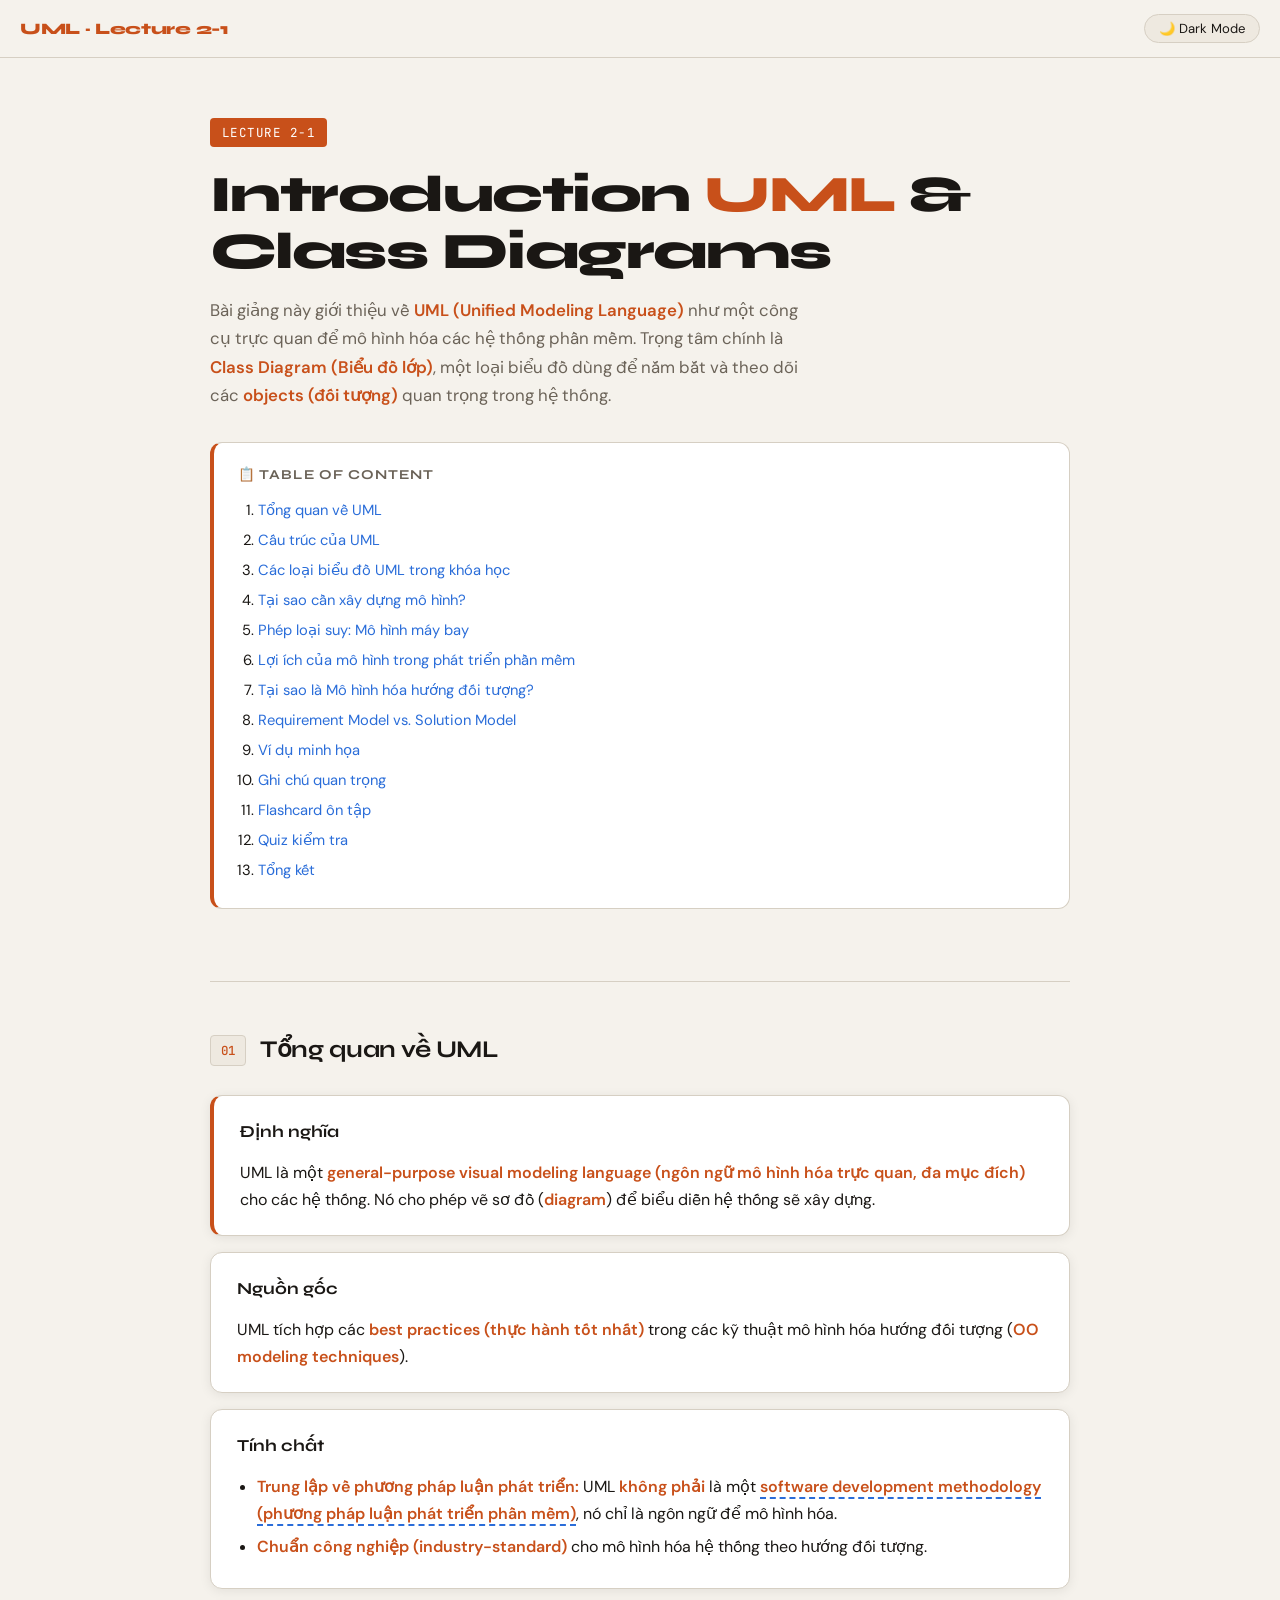
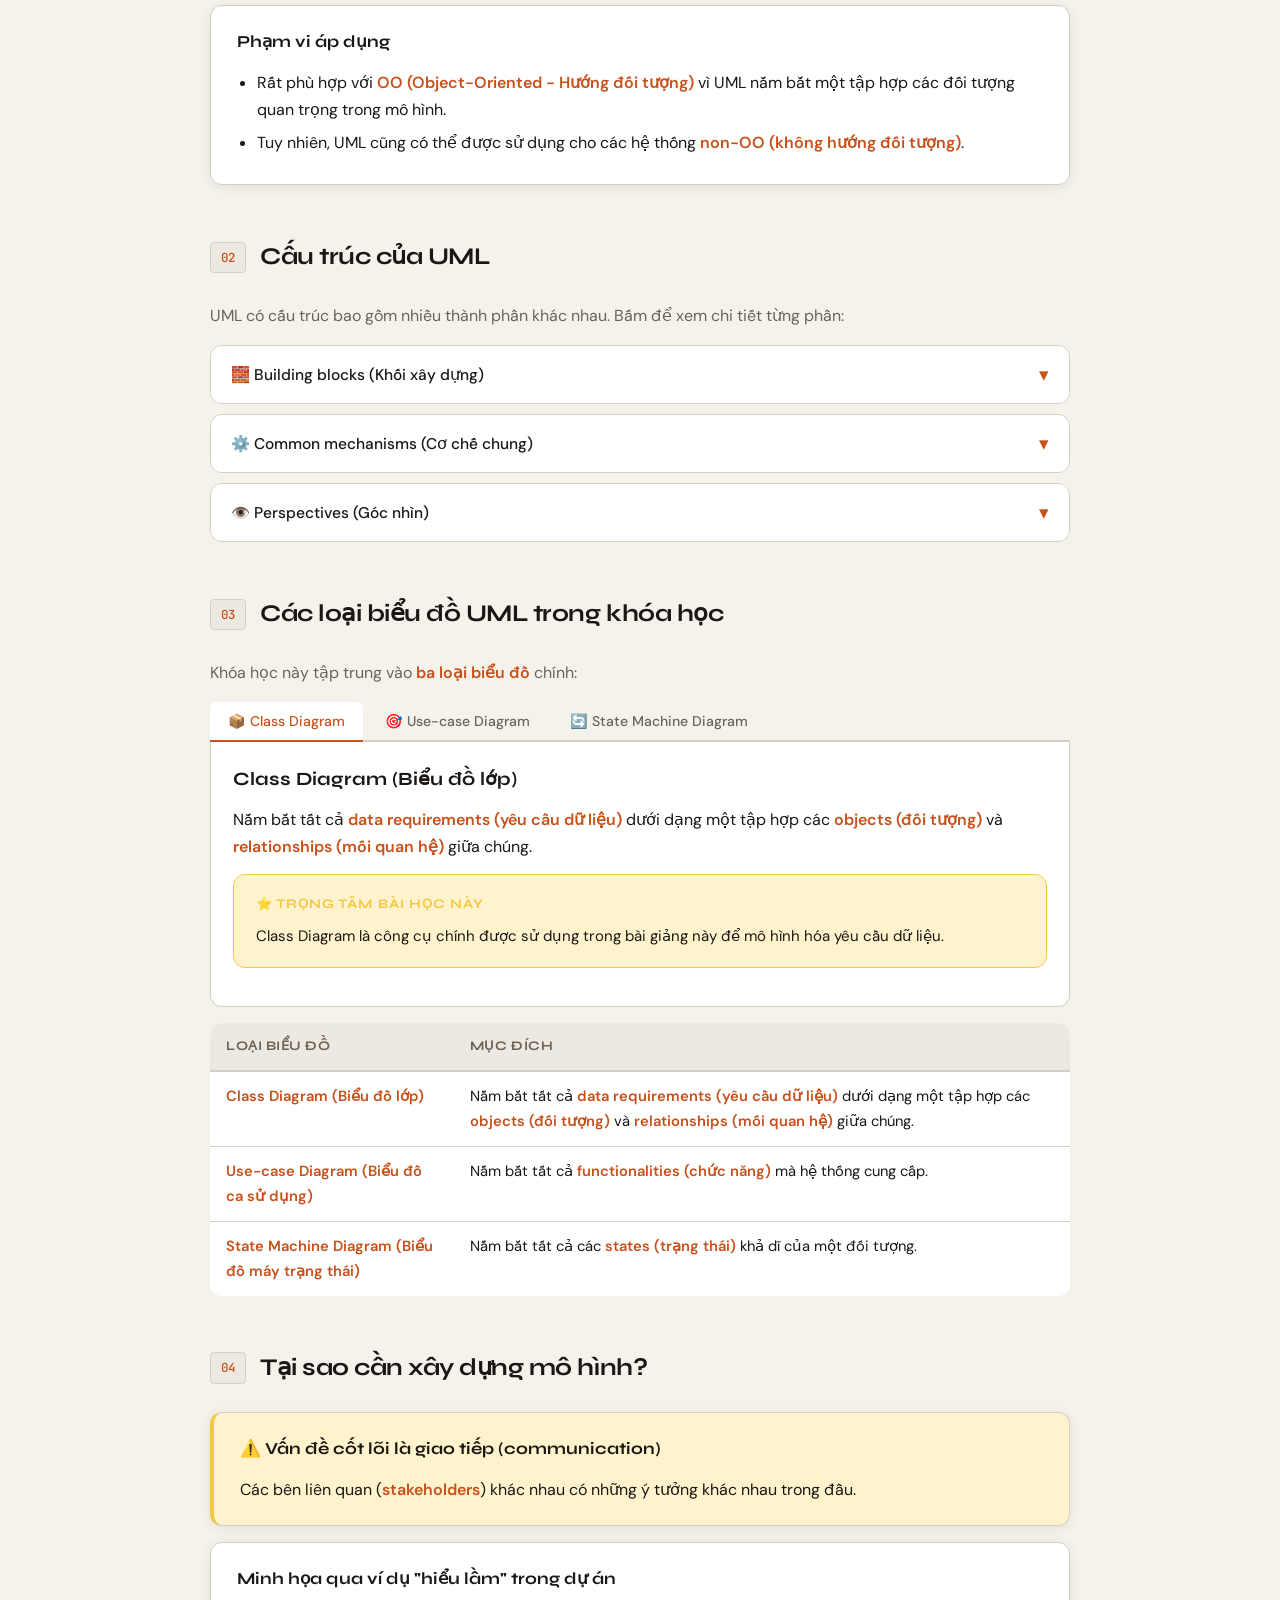
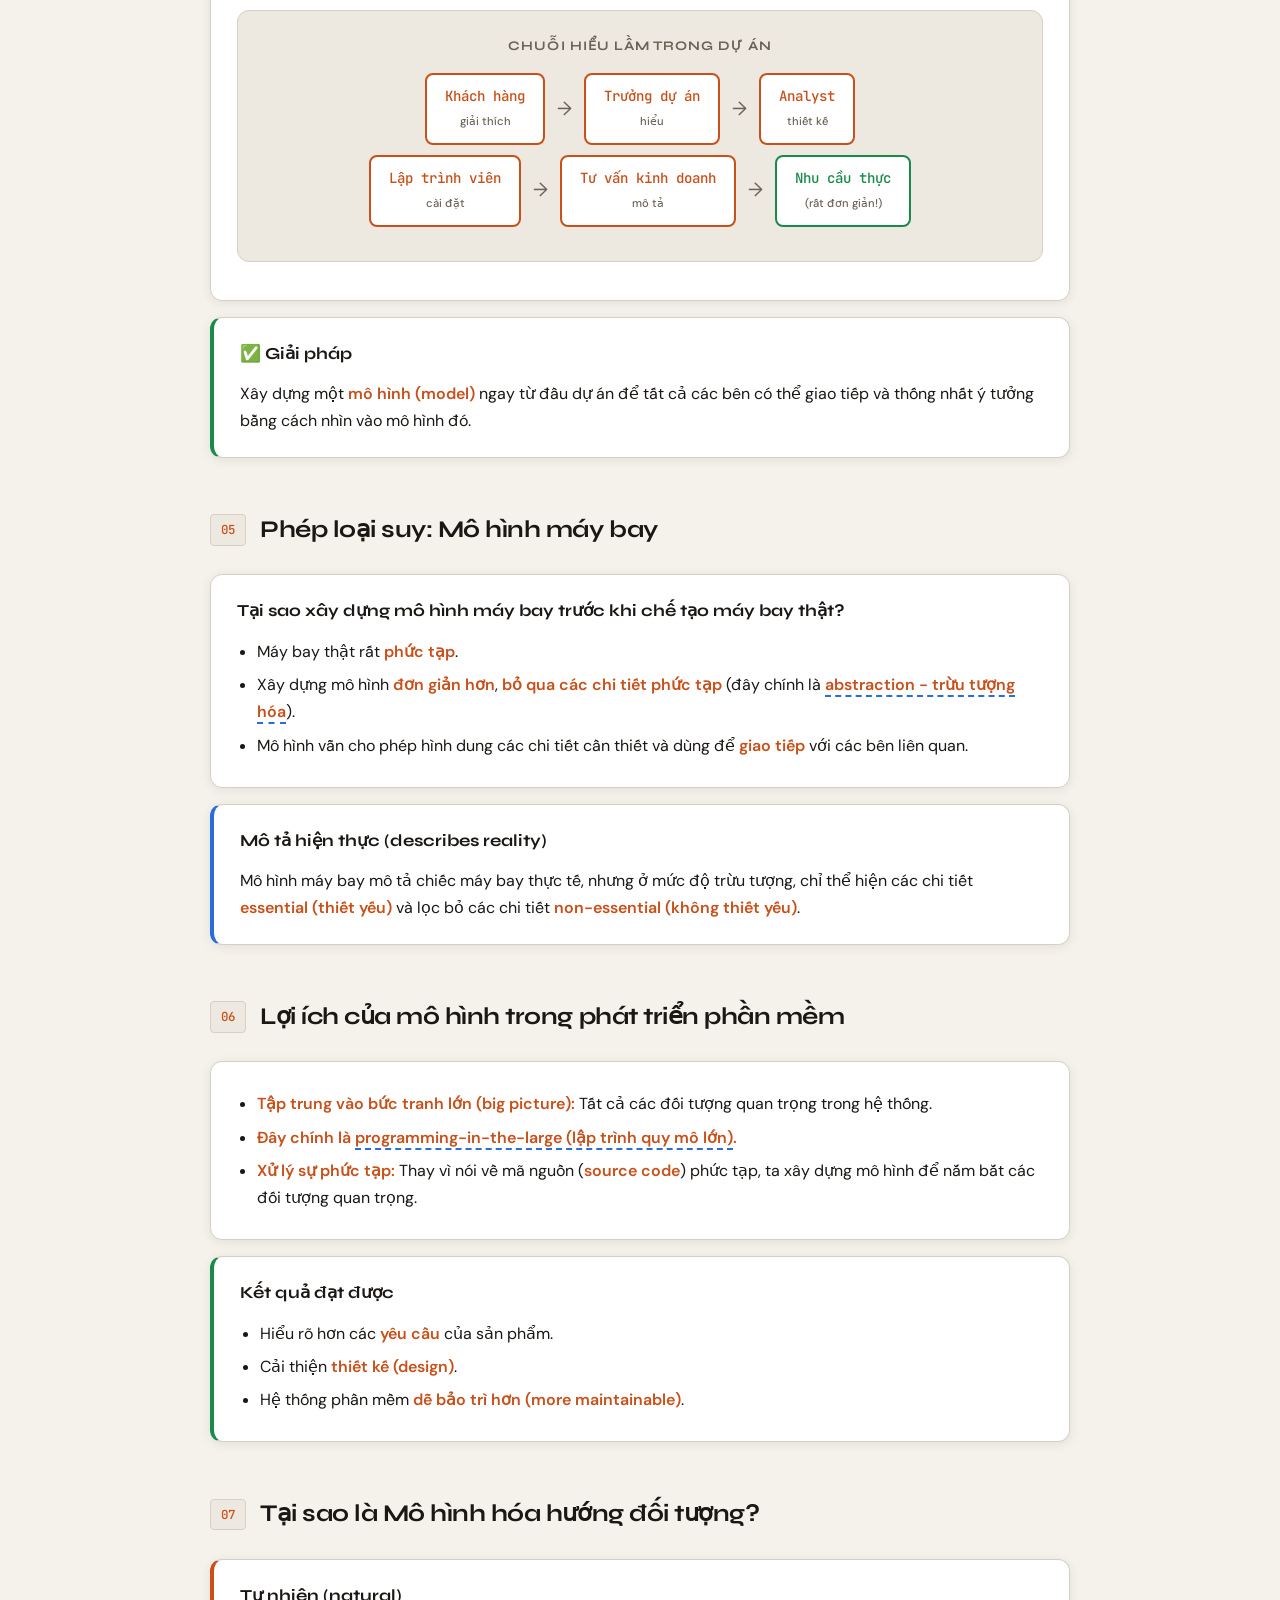
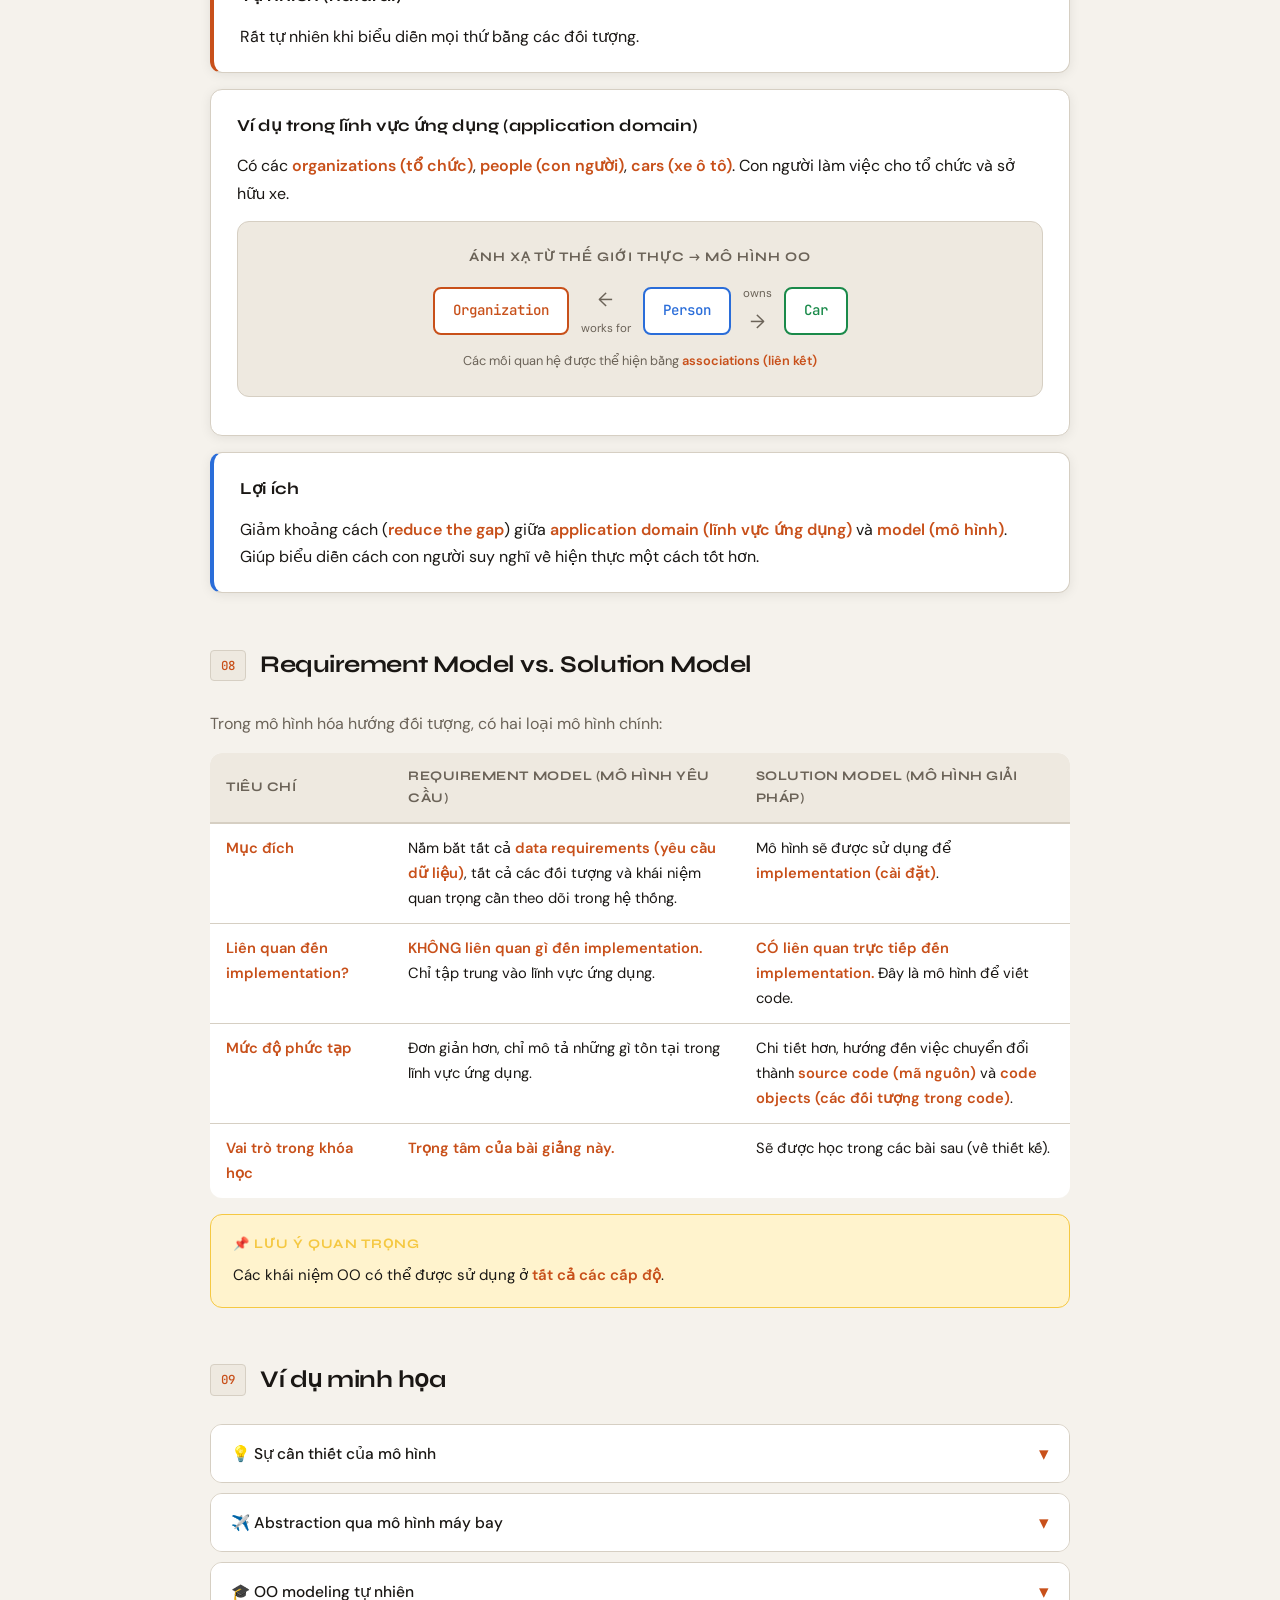
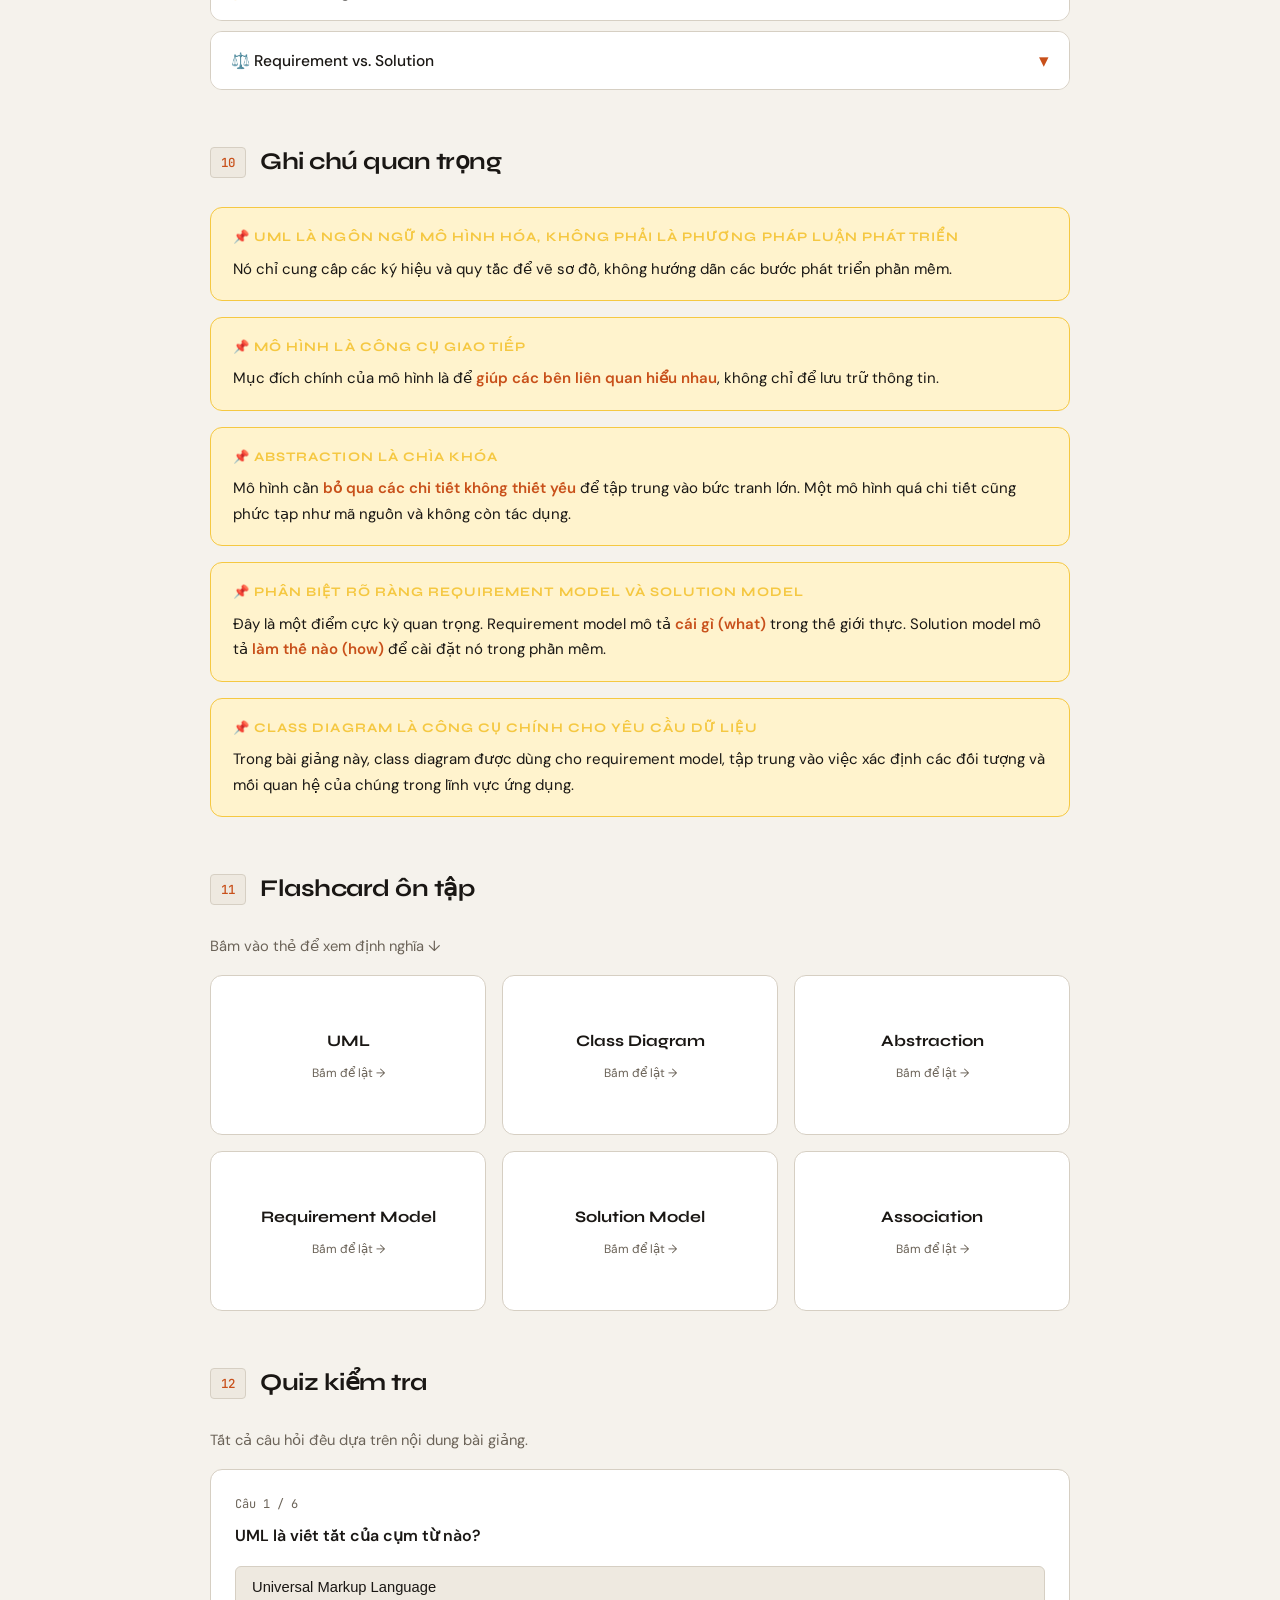
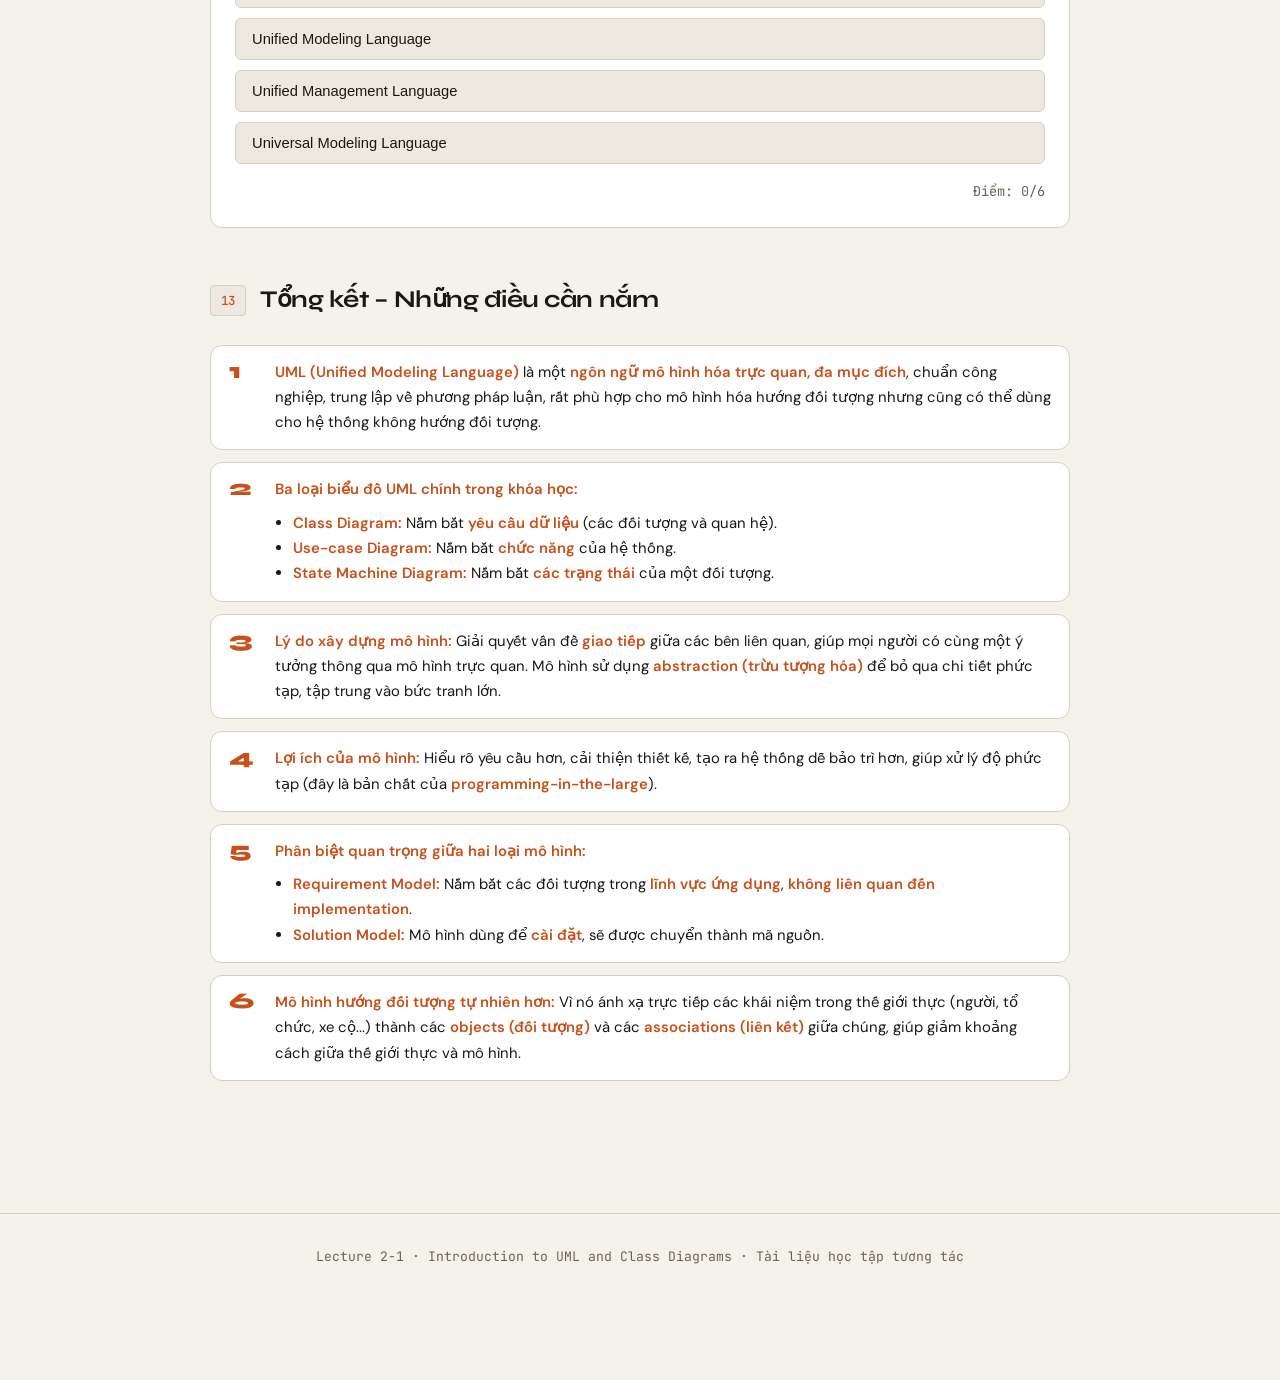
<file: lecture2-1.html>
<!DOCTYPE html>
<html lang="vi" data-theme="light">
<head>
  <meta charset="UTF-8" />
  <meta name="viewport" content="width=device-width, initial-scale=1.0" />
  <title>Lecture 2-1 – Introduction UML & Class Diagram</title>
  <link rel="stylesheet" href="style.css">
  <link href="https://fonts.googleapis.com/css2?family=Syne:wght@400;600;700;800&family=DM+Sans:ital,wght@0,300;0,400;0,500;1,300&family=JetBrains+Mono:wght@400;500&display=swap" rel="stylesheet" />


</head>
<body>

<!-- Progress bar -->
<div class="progress-bar" id="progressBar"></div>

<!-- ============ STICKY HEADER ============ -->
<header class="site-header">
  <div class="brand">UML · Lecture 2-1</div>
  <div class="header-controls">
    <button class="dark-toggle" onclick="toggleDark()" id="darkBtn">🌙 Dark Mode</button>
  </div>
</header>

<div class="page-wrapper">

  <!-- ============ HERO ============ -->
  <div class="hero fade-in">
    <div class="hero-label">Lecture 2-1</div>
    <h1>Introduction <span>UML</span> &<br>Class Diagrams</h1>
    <p class="hero-desc">
      Bài giảng này giới thiệu về <strong>UML (Unified Modeling Language)</strong> như một công cụ trực quan để mô hình hóa các hệ thống phần mềm. Trọng tâm chính là <strong>Class Diagram (Biểu đồ lớp)</strong>, một loại biểu đồ dùng để nắm bắt và theo dõi các <strong>objects (đối tượng)</strong> quan trọng trong hệ thống.
    </p>

    <!-- TOC -->
    <div class="toc">
      <div class="toc-title">📋 Table of content</div>
      <ol>
        <li><a href="#s1">Tổng quan về UML</a></li>
        <li><a href="#s2">Cấu trúc của UML</a></li>
        <li><a href="#s3">Các loại biểu đồ UML trong khóa học</a></li>
        <li><a href="#s4">Tại sao cần xây dựng mô hình?</a></li>
        <li><a href="#s5">Phép loại suy: Mô hình máy bay</a></li>
        <li><a href="#s6">Lợi ích của mô hình trong phát triển phần mềm</a></li>
        <li><a href="#s7">Tại sao là Mô hình hóa hướng đối tượng?</a></li>
        <li><a href="#s8">Requirement Model vs. Solution Model</a></li>
        <li><a href="#s-example">Ví dụ minh họa</a></li>
        <li><a href="#s-note">Ghi chú quan trọng</a></li>
        <li><a href="#s-flash">Flashcard ôn tập</a></li>
        <li><a href="#s-quiz">Quiz kiểm tra</a></li>
        <li><a href="#s-summary">Tổng kết</a></li>
      </ol>
    </div>
  </div>

  <!-- ============ SECTION I: UML OVERVIEW ============ -->
  <div class="section fade-in" id="s1">
    <div class="section-header">
      <span class="section-num">01</span>
      <h2>Tổng quan về UML</h2>
    </div>

    <div class="card card-accent">
      <h3>Định nghĩa</h3>
      <p>UML là một <strong>general-purpose visual modeling language (ngôn ngữ mô hình hóa trực quan, đa mục đích)</strong> cho các hệ thống. Nó cho phép vẽ sơ đồ (<strong>diagram</strong>) để biểu diễn hệ thống sẽ xây dựng.</p>
    </div>

    <div class="card">
      <h3>Nguồn gốc</h3>
      <p>UML tích hợp các <strong>best practices (thực hành tốt nhất)</strong> trong các kỹ thuật mô hình hóa hướng đối tượng (<strong>OO modeling techniques</strong>).</p>
    </div>

    <div class="card">
      <h3>Tính chất</h3>
      <ul>
        <li><strong>Trung lập về phương pháp luận phát triển:</strong> UML <strong>không phải</strong> là một <span class="tip" data-tip="Bộ quy tắc, công cụ và thực hành để tổ chức quá trình phát triển phần mềm (ví dụ: Agile, Scrum, Waterfall)."><strong>software development methodology (phương pháp luận phát triển phần mềm)</strong></span>, nó chỉ là ngôn ngữ để mô hình hóa.</li>
        <li><strong>Chuẩn công nghiệp (industry-standard)</strong> cho mô hình hóa hệ thống theo hướng đối tượng.</li>
      </ul>
    </div>

    <div class="card">
      <h3>Phạm vi áp dụng</h3>
      <ul>
        <li>Rất phù hợp với <strong>OO (Object-Oriented - Hướng đối tượng)</strong> vì UML nắm bắt một tập hợp các đối tượng quan trọng trong mô hình.</li>
        <li>Tuy nhiên, UML cũng có thể được sử dụng cho các hệ thống <strong>non-OO (không hướng đối tượng)</strong>.</li>
      </ul>
    </div>
  </div>

  <!-- ============ SECTION II: UML STRUCTURE ============ -->
  <div class="section fade-in" id="s2">
    <div class="section-header">
      <span class="section-num">02</span>
      <h2>Cấu trúc của UML</h2>
    </div>

    <p style="margin-bottom:16px; color: var(--text-muted);">UML có cấu trúc bao gồm nhiều thành phần khác nhau. Bấm để xem chi tiết từng phần:</p>

    <!-- Accordion -->
    <div class="accordion">
      <button class="accordion-btn" onclick="toggleAcc(this)">
        🧱 Building blocks (Khối xây dựng)
        <span class="accordion-icon">▾</span>
      </button>
      <div class="accordion-body">
        <p>Các thành phần cơ bản để vẽ mô hình, bao gồm: <strong>things (sự vật)</strong>, <strong>relationships (mối quan hệ)</strong>, <strong>diagrams (biểu đồ)</strong>.</p>
      </div>
    </div>

    <div class="accordion">
      <button class="accordion-btn" onclick="toggleAcc(this)">
        ⚙️ Common mechanisms (Cơ chế chung)
        <span class="accordion-icon">▾</span>
      </button>
      <div class="accordion-body">
        <ul>
          <li><strong>Textual descriptions:</strong> Mô tả văn bản bổ sung.</li>
          <li><strong>Adornments:</strong> Các chi tiết trang trí bổ sung trong biểu đồ.</li>
          <li><strong>Common divisions:</strong> Các định nghĩa bổ sung để buộc suy nghĩ theo một cách nhất định.</li>
          <li><strong>Extensibility mechanisms (Cơ chế mở rộng):</strong> Cho phép mở rộng mô hình.</li>
        </ul>
      </div>
    </div>

    <div class="accordion">
      <button class="accordion-btn" onclick="toggleAcc(this)">
        👁️ Perspectives (Góc nhìn)
        <span class="accordion-icon">▾</span>
      </button>
      <div class="accordion-body">
        <p>Có thể xây dựng mô hình từ nhiều góc nhìn khác nhau:</p>
        <ul>
          <li><strong>Use-case view</strong> (góc nhìn ca sử dụng)</li>
          <li><strong>Logical view</strong> (góc nhìn logic)</li>
          <li><strong>Implementation view</strong> (góc nhìn cài đặt)</li>
          <li><strong>Process view</strong> (góc nhìn quy trình)</li>
          <li><strong>Deployment view</strong> (góc nhìn triển khai)</li>
        </ul>
      </div>
    </div>
  </div>

  <!-- ============ SECTION III: DIAGRAMS ============ -->
  <div class="section fade-in" id="s3">
    <div class="section-header">
      <span class="section-num">03</span>
      <h2>Các loại biểu đồ UML trong khóa học</h2>
    </div>

    <p style="margin-bottom:16px; color: var(--text-muted);">Khóa học này tập trung vào <strong>ba loại biểu đồ</strong> chính:</p>

    <!-- Tabs -->
    <div class="tabs-wrapper">
      <div class="tab-list">
        <button class="tab-btn active" onclick="openTab(this, 'tab-class')">📦 Class Diagram</button>
        <button class="tab-btn" onclick="openTab(this, 'tab-usecase')">🎯 Use-case Diagram</button>
        <button class="tab-btn" onclick="openTab(this, 'tab-state')">🔄 State Machine Diagram</button>
      </div>
      <div class="tab-panel active" id="tab-class">
        <h3 style="font-family:'Syne',sans-serif; font-weight:700; margin-bottom:10px;">Class Diagram (Biểu đồ lớp)</h3>
        <p>Nắm bắt tất cả <strong>data requirements (yêu cầu dữ liệu)</strong> dưới dạng một tập hợp các <strong>objects (đối tượng)</strong> và <strong>relationships (mối quan hệ)</strong> giữa chúng.</p>
        <div class="note-box" style="margin-top:14px;">
          <div class="note-box-title">⭐ Trọng tâm bài học này</div>
          <p>Class Diagram là công cụ chính được sử dụng trong bài giảng này để mô hình hóa yêu cầu dữ liệu.</p>
        </div>
      </div>
      <div class="tab-panel" id="tab-usecase">
        <h3 style="font-family:'Syne',sans-serif; font-weight:700; margin-bottom:10px;">Use-case Diagram (Biểu đồ ca sử dụng)</h3>
        <p>Nắm bắt tất cả <strong>functionalities (chức năng)</strong> mà hệ thống cung cấp.</p>
      </div>
      <div class="tab-panel" id="tab-state">
        <h3 style="font-family:'Syne',sans-serif; font-weight:700; margin-bottom:10px;">State Machine Diagram (Biểu đồ máy trạng thái)</h3>
        <p>Nắm bắt tất cả các <strong>states (trạng thái)</strong> khả dĩ của một đối tượng.</p>
      </div>
    </div>

    <!-- Table view -->
    <div class="table-wrap">
      <table>
        <thead>
          <tr>
            <th>Loại biểu đồ</th>
            <th>Mục đích</th>
          </tr>
        </thead>
        <tbody>
          <tr>
            <td><strong>Class Diagram (Biểu đồ lớp)</strong></td>
            <td>Nắm bắt tất cả <strong>data requirements (yêu cầu dữ liệu)</strong> dưới dạng một tập hợp các <strong>objects (đối tượng)</strong> và <strong>relationships (mối quan hệ)</strong> giữa chúng.</td>
          </tr>
          <tr>
            <td><strong>Use-case Diagram (Biểu đồ ca sử dụng)</strong></td>
            <td>Nắm bắt tất cả <strong>functionalities (chức năng)</strong> mà hệ thống cung cấp.</td>
          </tr>
          <tr>
            <td><strong>State Machine Diagram (Biểu đồ máy trạng thái)</strong></td>
            <td>Nắm bắt tất cả các <strong>states (trạng thái)</strong> khả dĩ của một đối tượng.</td>
          </tr>
        </tbody>
      </table>
    </div>
  </div>

  <!-- ============ SECTION IV: WHY BUILD MODELS ============ -->
  <div class="section fade-in" id="s4">
    <div class="section-header">
      <span class="section-num">04</span>
      <h2>Tại sao cần xây dựng mô hình?</h2>
    </div>

    <div class="card card-highlight">
      <h3>⚠️ Vấn đề cốt lõi là giao tiếp (communication)</h3>
      <p>Các bên liên quan (<strong>stakeholders</strong>) khác nhau có những ý tưởng khác nhau trong đầu.</p>
    </div>

    <div class="card">
      <h3>Minh họa qua ví dụ "hiểu lầm" trong dự án</h3>

      <!-- Visual chain of misunderstanding -->
      <div class="diagram-box">
        <div style="font-family:'Syne',sans-serif; font-weight:700; font-size:0.82rem; letter-spacing:0.08em; text-transform:uppercase; color:var(--text-muted); margin-bottom:16px;">Chuỗi hiểu lầm trong dự án</div>
        <div class="diagram-row">
          <div class="diagram-node">Khách hàng<br><small style="font-family:'DM Sans',sans-serif;font-size:0.7rem;color:var(--text-muted)">giải thích</small></div>
          <div class="diagram-arrow">→</div>
          <div class="diagram-node">Trưởng dự án<br><small style="font-family:'DM Sans',sans-serif;font-size:0.7rem;color:var(--text-muted)">hiểu</small></div>
          <div class="diagram-arrow">→</div>
          <div class="diagram-node">Analyst<br><small style="font-family:'DM Sans',sans-serif;font-size:0.7rem;color:var(--text-muted)">thiết kế</small></div>
        </div>
        <div class="diagram-row">
          <div class="diagram-node">Lập trình viên<br><small style="font-family:'DM Sans',sans-serif;font-size:0.7rem;color:var(--text-muted)">cài đặt</small></div>
          <div class="diagram-arrow">→</div>
          <div class="diagram-node">Tư vấn kinh doanh<br><small style="font-family:'DM Sans',sans-serif;font-size:0.7rem;color:var(--text-muted)">mô tả</small></div>
          <div class="diagram-arrow">→</div>
          <div class="diagram-node" style="border-color:var(--accent3);color:var(--accent3);">Nhu cầu thực<br><small style="font-family:'DM Sans',sans-serif;font-size:0.7rem;color:var(--text-muted)">(rất đơn giản!)</small></div>
        </div>
      </div>
    </div>

    <div class="card card-green">
      <h3>✅ Giải pháp</h3>
      <p>Xây dựng một <strong>mô hình (model)</strong> ngay từ đầu dự án để tất cả các bên có thể giao tiếp và thống nhất ý tưởng bằng cách nhìn vào mô hình đó.</p>
    </div>
  </div>

  <!-- ============ SECTION V: AIRPLANE MODEL ============ -->
  <div class="section fade-in" id="s5">
    <div class="section-header">
      <span class="section-num">05</span>
      <h2>Phép loại suy: Mô hình máy bay</h2>
    </div>

    <div class="card">
      <h3>Tại sao xây dựng mô hình máy bay trước khi chế tạo máy bay thật?</h3>
      <ul>
        <li>Máy bay thật rất <strong>phức tạp</strong>.</li>
        <li>Xây dựng mô hình <strong>đơn giản hơn</strong>, <strong>bỏ qua các chi tiết phức tạp</strong> (đây chính là <span class="tip" data-tip="Trừu tượng hóa: Quá trình loại bỏ các chi tiết không cần thiết để tập trung vào những điều quan trọng nhất."><strong>abstraction - trừu tượng hóa</strong></span>).</li>
        <li>Mô hình vẫn cho phép hình dung các chi tiết cần thiết và dùng để <strong>giao tiếp</strong> với các bên liên quan.</li>
      </ul>
    </div>

    <div class="card card-blue">
      <h3>Mô tả hiện thực (describes reality)</h3>
      <p>Mô hình máy bay mô tả chiếc máy bay thực tế, nhưng ở mức độ trừu tượng, chỉ thể hiện các chi tiết <strong>essential (thiết yếu)</strong> và lọc bỏ các chi tiết <strong>non-essential (không thiết yếu)</strong>.</p>
    </div>
  </div>

  <!-- ============ SECTION VI: BENEFITS ============ -->
  <div class="section fade-in" id="s6">
    <div class="section-header">
      <span class="section-num">06</span>
      <h2>Lợi ích của mô hình trong phát triển phần mềm</h2>
    </div>

    <div class="card">
      <ul>
        <li><strong>Tập trung vào bức tranh lớn (big picture):</strong> Tất cả các đối tượng quan trọng trong hệ thống.</li>
        <li><strong>Đây chính là <span class="tip" data-tip="Lập trình quy mô lớn: Thiết kế và tổ chức hệ thống phần mềm ở mức cao, thay vì tập trung vào từng dòng code.">programming-in-the-large (lập trình quy mô lớn)</span>.</strong></li>
        <li><strong>Xử lý sự phức tạp:</strong> Thay vì nói về mã nguồn (<strong>source code</strong>) phức tạp, ta xây dựng mô hình để nắm bắt các đối tượng quan trọng.</li>
      </ul>
    </div>

    <div class="card card-green">
      <h3>Kết quả đạt được</h3>
      <ul>
        <li>Hiểu rõ hơn các <strong>yêu cầu</strong> của sản phẩm.</li>
        <li>Cải thiện <strong>thiết kế (design)</strong>.</li>
        <li>Hệ thống phần mềm <strong>dễ bảo trì hơn (more maintainable)</strong>.</li>
      </ul>
    </div>
  </div>

  <!-- ============ SECTION VII: OO MODELING ============ -->
  <div class="section fade-in" id="s7">
    <div class="section-header">
      <span class="section-num">07</span>
      <h2>Tại sao là Mô hình hóa hướng đối tượng?</h2>
    </div>

    <div class="card card-accent">
      <h3>Tự nhiên (natural)</h3>
      <p>Rất tự nhiên khi biểu diễn mọi thứ bằng các đối tượng.</p>
    </div>

    <div class="card">
      <h3>Ví dụ trong lĩnh vực ứng dụng (application domain)</h3>
      <p>Có các <strong>organizations (tổ chức)</strong>, <strong>people (con người)</strong>, <strong>cars (xe ô tô)</strong>. Con người làm việc cho tổ chức và sở hữu xe.</p>

      <div class="diagram-box" style="margin-top:14px;">
        <div style="font-family:'Syne',sans-serif; font-weight:700; font-size:0.82rem; letter-spacing:0.08em; text-transform:uppercase; color:var(--text-muted); margin-bottom:16px;">Ánh xạ từ thế giới thực → Mô hình OO</div>
        <div class="diagram-row">
          <div class="diagram-node">Organization</div>
          <div class="diagram-arrow">←<span>works for</span></div>
          <div class="diagram-node diagram-node-blue">Person</div>
          <div class="diagram-arrow"><span>owns</span>→</div>
          <div class="diagram-node diagram-node-green">Car</div>
        </div>
        <p style="font-size:0.8rem; color:var(--text-muted); margin-top:12px;">Các mối quan hệ được thể hiện bằng <strong>associations (liên kết)</strong></p>
      </div>
    </div>

    <div class="card card-blue">
      <h3>Lợi ích</h3>
      <p>Giảm khoảng cách (<strong>reduce the gap</strong>) giữa <strong>application domain (lĩnh vực ứng dụng)</strong> và <strong>model (mô hình)</strong>. Giúp biểu diễn cách con người suy nghĩ về hiện thực một cách tốt hơn.</p>
    </div>
  </div>

  <!-- ============ SECTION VIII: REQ VS SOLUTION ============ -->
  <div class="section fade-in" id="s8">
    <div class="section-header">
      <span class="section-num">08</span>
      <h2>Requirement Model vs. Solution Model</h2>
    </div>

    <p style="margin-bottom:16px; color:var(--text-muted);">Trong mô hình hóa hướng đối tượng, có hai loại mô hình chính:</p>

    <div class="table-wrap">
      <table>
        <thead>
          <tr>
            <th>Tiêu chí</th>
            <th>Requirement Model (Mô hình yêu cầu)</th>
            <th>Solution Model (Mô hình giải pháp)</th>
          </tr>
        </thead>
        <tbody>
          <tr>
            <td><strong>Mục đích</strong></td>
            <td>Nắm bắt tất cả <strong>data requirements (yêu cầu dữ liệu)</strong>, tất cả các đối tượng và khái niệm quan trọng cần theo dõi trong hệ thống.</td>
            <td>Mô hình sẽ được sử dụng để <strong>implementation (cài đặt)</strong>.</td>
          </tr>
          <tr>
            <td><strong>Liên quan đến implementation?</strong></td>
            <td><strong>KHÔNG liên quan gì đến implementation.</strong> Chỉ tập trung vào lĩnh vực ứng dụng.</td>
            <td><strong>CÓ liên quan trực tiếp đến implementation.</strong> Đây là mô hình để viết code.</td>
          </tr>
          <tr>
            <td><strong>Mức độ phức tạp</strong></td>
            <td>Đơn giản hơn, chỉ mô tả những gì tồn tại trong lĩnh vực ứng dụng.</td>
            <td>Chi tiết hơn, hướng đến việc chuyển đổi thành <strong>source code (mã nguồn)</strong> và <strong>code objects (các đối tượng trong code)</strong>.</td>
          </tr>
          <tr>
            <td><strong>Vai trò trong khóa học</strong></td>
            <td><strong>Trọng tâm của bài giảng này.</strong></td>
            <td>Sẽ được học trong các bài sau (về thiết kế).</td>
          </tr>
        </tbody>
      </table>
    </div>

    <div class="note-box">
      <div class="note-box-title">📌 Lưu ý quan trọng</div>
      <p>Các khái niệm OO có thể được sử dụng ở <strong>tất cả các cấp độ</strong>.</p>
    </div>
  </div>

  <!-- ============ SECTION: EXAMPLES ============ -->
  <div class="section fade-in" id="s-example">
    <div class="section-header">
      <span class="section-num">09</span>
      <h2>Ví dụ minh họa</h2>
    </div>

    <div class="accordion">
      <button class="accordion-btn" onclick="toggleAcc(this)">
        💡 Sự cần thiết của mô hình
        <span class="accordion-icon">▾</span>
      </button>
      <div class="accordion-body">
        <p>Câu chuyện "hiểu lầm" trong dự án: <strong>khách hàng → trưởng dự án → analyst → lập trình viên → chuyên gia tư vấn → tài liệu (không có) → nhu cầu thực sự (rất đơn giản)</strong>. Tất cả đều do thiếu một mô hình chung để giao tiếp.</p>
      </div>
    </div>

    <div class="accordion">
      <button class="accordion-btn" onclick="toggleAcc(this)">
        ✈️ Abstraction qua mô hình máy bay
        <span class="accordion-icon">▾</span>
      </button>
      <div class="accordion-body">
        <p>Mô hình máy bay bằng nhựa hoặc bản vẽ 2D bỏ qua chi tiết động cơ, hệ thống điện, nhưng vẫn thể hiện được hình dáng, cánh, đuôi → đủ để giao tiếp với khách hàng về thiết kế tổng thể.</p>
      </div>
    </div>

    <div class="accordion">
      <button class="accordion-btn" onclick="toggleAcc(this)">
        🎓 OO modeling tự nhiên
        <span class="accordion-icon">▾</span>
      </button>
      <div class="accordion-body">
        <p>Trong hệ thống quản lý trường học: có <code>SinhVien</code> (đối tượng), <code>GiaoVien</code> (đối tượng), <code>LopHoc</code> (đối tượng). <code>SinhVien</code> "học tại" <code>LopHoc</code>, <code>GiaoVien</code> "giảng dạy" <code>LopHoc</code>. Điều này rất tự nhiên và dễ hiểu.</p>
      </div>
    </div>

    <div class="accordion">
      <button class="accordion-btn" onclick="toggleAcc(this)">
        ⚖️ Requirement vs. Solution
        <span class="accordion-icon">▾</span>
      </button>
      <div class="accordion-body">
        <p><strong>Requirement model:</strong> Có khái niệm <code>NguoiDung</code> (người dùng) vì trong lĩnh vực ứng dụng có người dùng.</p>
        <p style="margin-top:8px;"><strong>Solution model:</strong> Có thể tách thành các class cụ thể hơn như <code>Admin</code>, <code>KhachHang</code>, <code>NhanVien</code> tùy theo cách thiết kế để cài đặt.</p>
      </div>
    </div>
  </div>

  <!-- ============ SECTION: IMPORTANT NOTES ============ -->
  <div class="section fade-in" id="s-note">
    <div class="section-header">
      <span class="section-num">10</span>
      <h2>Ghi chú quan trọng</h2>
    </div>

    <div class="note-box">
      <div class="note-box-title">📌 UML là ngôn ngữ mô hình hóa, KHÔNG phải là phương pháp luận phát triển</div>
      <p>Nó chỉ cung cấp các ký hiệu và quy tắc để vẽ sơ đồ, không hướng dẫn các bước phát triển phần mềm.</p>
    </div>

    <div class="note-box">
      <div class="note-box-title">📌 Mô hình là công cụ giao tiếp</div>
      <p>Mục đích chính của mô hình là để <strong>giúp các bên liên quan hiểu nhau</strong>, không chỉ để lưu trữ thông tin.</p>
    </div>

    <div class="note-box">
      <div class="note-box-title">📌 Abstraction là chìa khóa</div>
      <p>Mô hình cần <strong>bỏ qua các chi tiết không thiết yếu</strong> để tập trung vào bức tranh lớn. Một mô hình quá chi tiết cũng phức tạp như mã nguồn và không còn tác dụng.</p>
    </div>

    <div class="note-box">
      <div class="note-box-title">📌 Phân biệt rõ ràng Requirement Model và Solution Model</div>
      <p>Đây là một điểm cực kỳ quan trọng. Requirement model mô tả <strong>cái gì (what)</strong> trong thế giới thực. Solution model mô tả <strong>làm thế nào (how)</strong> để cài đặt nó trong phần mềm.</p>
    </div>

    <div class="note-box">
      <div class="note-box-title">📌 Class Diagram là công cụ chính cho yêu cầu dữ liệu</div>
      <p>Trong bài giảng này, class diagram được dùng cho requirement model, tập trung vào việc xác định các đối tượng và mối quan hệ của chúng trong lĩnh vực ứng dụng.</p>
    </div>
  </div>

  <!-- ============ FLASHCARD SECTION ============ -->
  <div class="section fade-in" id="s-flash">
    <div class="section-header">
      <span class="section-num">11</span>
      <h2>Flashcard ôn tập</h2>
    </div>
    <p style="color:var(--text-muted); margin-bottom:16px; font-size:0.92rem;">Bấm vào thẻ để xem định nghĩa ↓</p>

    <div class="flashcard-grid">
      <div class="flashcard" onclick="this.classList.toggle('flipped')">
        <div class="flashcard-inner">
          <div class="flashcard-front">
            <div class="term">UML</div>
            <div class="hint">Bấm để lật →</div>
          </div>
          <div class="flashcard-back">
            <div class="def">Unified Modeling Language – Ngôn ngữ mô hình hóa trực quan, đa mục đích, chuẩn công nghiệp cho hệ thống hướng đối tượng.</div>
          </div>
        </div>
      </div>

      <div class="flashcard" onclick="this.classList.toggle('flipped')">
        <div class="flashcard-inner">
          <div class="flashcard-front">
            <div class="term">Class Diagram</div>
            <div class="hint">Bấm để lật →</div>
          </div>
          <div class="flashcard-back">
            <div class="def">Biểu đồ lớp – Nắm bắt data requirements dưới dạng tập hợp objects và relationships giữa chúng.</div>
          </div>
        </div>
      </div>

      <div class="flashcard" onclick="this.classList.toggle('flipped')">
        <div class="flashcard-inner">
          <div class="flashcard-front">
            <div class="term">Abstraction</div>
            <div class="hint">Bấm để lật →</div>
          </div>
          <div class="flashcard-back">
            <div class="def">Trừu tượng hóa – Bỏ qua các chi tiết không thiết yếu để tập trung vào bức tranh lớn.</div>
          </div>
        </div>
      </div>

      <div class="flashcard" onclick="this.classList.toggle('flipped')">
        <div class="flashcard-inner">
          <div class="flashcard-front">
            <div class="term">Requirement Model</div>
            <div class="hint">Bấm để lật →</div>
          </div>
          <div class="flashcard-back">
            <div class="def">Mô hình yêu cầu – Nắm bắt objects trong lĩnh vực ứng dụng, KHÔNG liên quan đến implementation.</div>
          </div>
        </div>
      </div>

      <div class="flashcard" onclick="this.classList.toggle('flipped')">
        <div class="flashcard-inner">
          <div class="flashcard-front">
            <div class="term">Solution Model</div>
            <div class="hint">Bấm để lật →</div>
          </div>
          <div class="flashcard-back">
            <div class="def">Mô hình giải pháp – Mô hình để implementation, chuyển thành source code và code objects.</div>
          </div>
        </div>
      </div>

      <div class="flashcard" onclick="this.classList.toggle('flipped')">
        <div class="flashcard-inner">
          <div class="flashcard-front">
            <div class="term">Association</div>
            <div class="hint">Bấm để lật →</div>
          </div>
          <div class="flashcard-back">
            <div class="def">Liên kết – Mối quan hệ giữa các objects trong UML, ví dụ: Person "works for" Organization.</div>
          </div>
        </div>
      </div>
    </div>
  </div>

  <!-- ============ QUIZ SECTION ============ -->
  <div class="section fade-in" id="s-quiz">
    <div class="section-header">
      <span class="section-num">12</span>
      <h2>Quiz kiểm tra</h2>
    </div>
    <p style="color:var(--text-muted); margin-bottom:12px; font-size:0.92rem;">Tất cả câu hỏi đều dựa trên nội dung bài giảng.</p>

    <div class="quiz-box" id="quizBox">
      <div class="quiz-num" id="quizNum">Câu 1 / 6</div>
      <div class="quiz-question" id="quizQ"></div>
      <div class="quiz-options" id="quizOpts"></div>
      <div class="quiz-feedback" id="quizFb"></div>
      <div class="quiz-nav">
        <button class="btn btn-primary" id="quizNext" onclick="nextQuestion()" style="display:none;">Câu tiếp →</button>
        <div class="quiz-score" id="quizScore"></div>
      </div>
    </div>
  </div>

  <!-- ============ SUMMARY SECTION ============ -->
  <div class="section fade-in" id="s-summary">
    <div class="section-header">
      <span class="section-num">13</span>
      <h2>Tổng kết – Những điều cần nắm</h2>
    </div>

    <div class="summary-list">
      <div class="summary-item">
        <div class="summary-num">1</div>
        <div class="summary-content">
          <strong>UML (Unified Modeling Language)</strong> là một <strong>ngôn ngữ mô hình hóa trực quan, đa mục đích</strong>, chuẩn công nghiệp, trung lập về phương pháp luận, rất phù hợp cho mô hình hóa hướng đối tượng nhưng cũng có thể dùng cho hệ thống không hướng đối tượng.
        </div>
      </div>
      <div class="summary-item">
        <div class="summary-num">2</div>
        <div class="summary-content">
          <strong>Ba loại biểu đồ UML chính trong khóa học:</strong>
          <ul style="margin-top:8px; padding-left:18px;">
            <li><strong>Class Diagram:</strong> Nắm bắt <strong>yêu cầu dữ liệu</strong> (các đối tượng và quan hệ).</li>
            <li><strong>Use-case Diagram:</strong> Nắm bắt <strong>chức năng</strong> của hệ thống.</li>
            <li><strong>State Machine Diagram:</strong> Nắm bắt <strong>các trạng thái</strong> của một đối tượng.</li>
          </ul>
        </div>
      </div>
      <div class="summary-item">
        <div class="summary-num">3</div>
        <div class="summary-content">
          <strong>Lý do xây dựng mô hình:</strong> Giải quyết vấn đề <strong>giao tiếp</strong> giữa các bên liên quan, giúp mọi người có cùng một ý tưởng thông qua mô hình trực quan. Mô hình sử dụng <strong>abstraction (trừu tượng hóa)</strong> để bỏ qua chi tiết phức tạp, tập trung vào bức tranh lớn.
        </div>
      </div>
      <div class="summary-item">
        <div class="summary-num">4</div>
        <div class="summary-content">
          <strong>Lợi ích của mô hình:</strong> Hiểu rõ yêu cầu hơn, cải thiện thiết kế, tạo ra hệ thống dễ bảo trì hơn, giúp xử lý độ phức tạp (đây là bản chất của <strong>programming-in-the-large</strong>).
        </div>
      </div>
      <div class="summary-item">
        <div class="summary-num">5</div>
        <div class="summary-content">
          <strong>Phân biệt quan trọng giữa hai loại mô hình:</strong>
          <ul style="margin-top:8px; padding-left:18px;">
            <li><strong>Requirement Model:</strong> Nắm bắt các đối tượng trong <strong>lĩnh vực ứng dụng</strong>, <strong>không liên quan đến implementation</strong>.</li>
            <li><strong>Solution Model:</strong> Mô hình dùng để <strong>cài đặt</strong>, sẽ được chuyển thành mã nguồn.</li>
          </ul>
        </div>
      </div>
      <div class="summary-item">
        <div class="summary-num">6</div>
        <div class="summary-content">
          <strong>Mô hình hướng đối tượng tự nhiên hơn:</strong> Vì nó ánh xạ trực tiếp các khái niệm trong thế giới thực (người, tổ chức, xe cộ...) thành các <strong>objects (đối tượng)</strong> và các <strong>associations (liên kết)</strong> giữa chúng, giúp giảm khoảng cách giữa thế giới thực và mô hình.
        </div>
      </div>
    </div>
  </div>

</div><!-- end page-wrapper -->

<!-- ============ FOOTER ============ -->
<footer class="site-footer">
  <div class="page-wrapper">
    Lecture 2-1 · Introduction to UML and Class Diagrams · Tài liệu học tập tương tác
  </div>
</footer>

<!-- =============================================
     JAVASCRIPT
============================================= -->
<script>
  /* ---------- Dark Mode ---------- */
  function toggleDark() {
    const html = document.documentElement;
    const isDark = html.getAttribute('data-theme') === 'dark';
    html.setAttribute('data-theme', isDark ? 'light' : 'dark');
    document.getElementById('darkBtn').textContent = isDark ? '🌙 Dark Mode' : '☀️ Light Mode';
    localStorage.setItem('theme', isDark ? 'light' : 'dark');
  }
  // Restore theme
  (function() {
    const t = localStorage.getItem('theme');
    if (t === 'dark') {
      document.documentElement.setAttribute('data-theme', 'dark');
      document.addEventListener('DOMContentLoaded', () => {
        document.getElementById('darkBtn').textContent = '☀️ Light Mode';
      });
    }
  })();

  /* ---------- Progress Bar ---------- */
  window.addEventListener('scroll', () => {
    const scrollTop = window.scrollY;
    const docH = document.documentElement.scrollHeight - window.innerHeight;
    const pct = docH > 0 ? (scrollTop / docH) * 100 : 0;
    document.getElementById('progressBar').style.width = pct + '%';
  });

  /* ---------- Accordion ---------- */
  function toggleAcc(btn) {
    const body = btn.nextElementSibling;
    const isOpen = btn.classList.contains('open');
    btn.classList.toggle('open', !isOpen);
    body.classList.toggle('open', !isOpen);
  }

  /* ---------- Tabs ---------- */
  function openTab(btn, panelId) {
    document.querySelectorAll('.tab-btn').forEach(b => b.classList.remove('active'));
    document.querySelectorAll('.tab-panel').forEach(p => p.classList.remove('active'));
    btn.classList.add('active');
    document.getElementById(panelId).classList.add('active');
  }

  /* ---------- Fade-in on scroll ---------- */
  const observer = new IntersectionObserver((entries) => {
    entries.forEach(e => {
      if (e.isIntersecting) {
        e.target.classList.add('visible');
        observer.unobserve(e.target);
      }
    });
  }, { threshold: 0.08 });
  document.querySelectorAll('.fade-in').forEach(el => observer.observe(el));

  /* ---------- QUIZ ---------- */
  const quizData = [
    {
      q: "UML là viết tắt của cụm từ nào?",
      opts: ["Universal Markup Language", "Unified Modeling Language", "Unified Management Language", "Universal Modeling Language"],
      ans: 1,
      explain: "UML là viết tắt của Unified Modeling Language – Ngôn ngữ mô hình hóa thống nhất."
    },
    {
      q: "UML có phải là một software development methodology (phương pháp luận phát triển phần mềm) không?",
      opts: ["Có, UML là một phương pháp luận phát triển", "Không, UML chỉ là ngôn ngữ để mô hình hóa", "Có, nhưng chỉ áp dụng cho hệ thống OO", "Không, UML không thể dùng cho hệ thống OO"],
      ans: 1,
      explain: "UML KHÔNG phải là một software development methodology. Nó chỉ là ngôn ngữ để mô hình hóa, trung lập về phương pháp luận phát triển."
    },
    {
      q: "Trong khóa học này, loại biểu đồ nào dùng để nắm bắt các functionalities (chức năng) của hệ thống?",
      opts: ["Class Diagram", "State Machine Diagram", "Use-case Diagram", "Deployment Diagram"],
      ans: 2,
      explain: "Use-case Diagram được dùng để nắm bắt tất cả functionalities (chức năng) mà hệ thống cung cấp."
    },
    {
      q: "Mục đích chính của việc xây dựng mô hình (model) trong phát triển phần mềm là gì?",
      opts: ["Để tạo ra source code nhanh hơn", "Để giải quyết vấn đề giao tiếp giữa các stakeholders", "Để thay thế tài liệu kỹ thuật", "Để kiểm tra hiệu năng hệ thống"],
      ans: 1,
      explain: "Vấn đề cốt lõi là giao tiếp (communication). Mô hình giúp tất cả các bên liên quan (stakeholders) có thể thống nhất ý tưởng bằng cách nhìn vào mô hình chung."
    },
    {
      q: "Requirement Model khác Solution Model ở điểm nào quan trọng nhất?",
      opts: ["Requirement Model phức tạp hơn Solution Model", "Requirement Model KHÔNG liên quan đến implementation; Solution Model có liên quan trực tiếp", "Requirement Model chỉ dùng cho hệ thống non-OO", "Requirement Model là mô hình cuối cùng được viết thành code"],
      ans: 1,
      explain: "Requirement Model KHÔNG liên quan gì đến implementation – chỉ tập trung vào lĩnh vực ứng dụng. Solution Model CÓ liên quan trực tiếp đến implementation và sẽ được chuyển thành source code."
    },
    {
      q: "Khái niệm 'abstraction' (trừu tượng hóa) trong mô hình hóa có nghĩa là gì?",
      opts: ["Thêm tất cả các chi tiết kỹ thuật vào mô hình", "Bỏ qua các chi tiết không thiết yếu để tập trung vào bức tranh lớn", "Chuyển mô hình thành source code", "Sử dụng nhiều loại biểu đồ khác nhau"],
      ans: 1,
      explain: "Abstraction là quá trình bỏ qua các chi tiết non-essential (không thiết yếu) để tập trung vào các chi tiết essential (thiết yếu), giúp nắm bắt bức tranh lớn của hệ thống."
    }
  ];

  let currentQ = 0;
  let score = 0;
  let answered = false;

  function renderQuestion() {
    const q = quizData[currentQ];
    document.getElementById('quizNum').textContent = `Câu ${currentQ + 1} / ${quizData.length}`;
    document.getElementById('quizQ').textContent = q.q;
    const optsEl = document.getElementById('quizOpts');
    optsEl.innerHTML = '';
    q.opts.forEach((opt, i) => {
      const btn = document.createElement('button');
      btn.className = 'quiz-option';
      btn.textContent = opt;
      btn.onclick = () => checkAnswer(i);
      optsEl.appendChild(btn);
    });
    document.getElementById('quizFb').className = 'quiz-feedback';
    document.getElementById('quizFb').textContent = '';
    document.getElementById('quizNext').style.display = 'none';
    document.getElementById('quizScore').textContent = `Điểm: ${score}/${quizData.length}`;
    answered = false;
  }

  function checkAnswer(i) {
    if (answered) return;
    answered = true;
    const q = quizData[currentQ];
    const opts = document.querySelectorAll('.quiz-option');
    opts.forEach(b => b.disabled = true);
    const fb = document.getElementById('quizFb');
    if (i === q.ans) {
      opts[i].classList.add('correct');
      score++;
      fb.className = 'quiz-feedback correct show';
      fb.textContent = '✅ Đúng! ' + q.explain;
    } else {
      opts[i].classList.add('wrong');
      opts[q.ans].classList.add('correct');
      fb.className = 'quiz-feedback wrong show';
      fb.textContent = '❌ Chưa đúng. ' + q.explain;
    }
    document.getElementById('quizScore').textContent = `Điểm: ${score}/${quizData.length}`;
    if (currentQ < quizData.length - 1) {
      document.getElementById('quizNext').style.display = 'inline-block';
      document.getElementById('quizNext').textContent = 'Câu tiếp →';
    } else {
      document.getElementById('quizNext').style.display = 'inline-block';
      document.getElementById('quizNext').textContent = '🔄 Làm lại';
      document.getElementById('quizNext').onclick = resetQuiz;
    }
  }

  function nextQuestion() {
    currentQ++;
    document.getElementById('quizNext').onclick = nextQuestion;
    renderQuestion();
  }

  function resetQuiz() {
    currentQ = 0;
    score = 0;
    document.getElementById('quizNext').onclick = nextQuestion;
    renderQuestion();
  }

  // Init quiz
  renderQuestion();
</script>

</body>
</html>
</file>
<file: style.css>
/* =============================================
       CSS VARIABLES & THEME
    ============================================= */
    :root {
      --bg: #f5f2ec;
      --surface: #ffffff;
      --surface2: #eee9e0;
      --border: #d6cfc3;
      --text: #1a1714;
      --text-muted: #6b6358;
      --accent: #c8501a;
      --accent2: #2a6dd9;
      --accent3: #1a8a4a;
      --highlight: #fff3cd;
      --highlight-border: #f5c842;
      --tag-bg: #f0ebe3;
      --shadow: 0 2px 12px rgba(0,0,0,0.08);
      --shadow-lg: 0 8px 40px rgba(0,0,0,0.12);
      --radius: 12px;
      --radius-sm: 6px;
    }
    [data-theme="dark"] {
      --bg: #121010;
      --surface: #1e1b18;
      --surface2: #2a2520;
      --border: #3a3530;
      --text: #f0ebe3;
      --text-muted: #9a9080;
      --accent: #e8704a;
      --accent2: #5a9bf5;
      --accent3: #4ac87a;
      --highlight: #2a2200;
      --highlight-border: #a08020;
      --tag-bg: #2a2520;
      --shadow: 0 2px 12px rgba(0,0,0,0.4);
      --shadow-lg: 0 8px 40px rgba(0,0,0,0.5);
    }

    /* =============================================
       RESET & BASE
    ============================================= */
    *, *::before, *::after { box-sizing: border-box; margin: 0; padding: 0; }
    html { scroll-behavior: smooth; }
    body {
      font-family: 'DM Sans', sans-serif;
      background: var(--bg);
      color: var(--text);
      font-size: 16px;
      line-height: 1.7;
      transition: background 0.3s, color 0.3s;
    }
    strong { color: var(--accent); font-weight: 600; }
    code {
      font-family: 'JetBrains Mono', monospace;
      background: var(--surface2);
      padding: 2px 7px;
      border-radius: 4px;
      font-size: 0.88em;
      color: var(--accent2);
    }
    a { color: var(--accent2); text-decoration: none; }

    /* =============================================
       SCROLLBAR
    ============================================= */
    ::-webkit-scrollbar { width: 6px; }
    ::-webkit-scrollbar-track { background: var(--bg); }
    ::-webkit-scrollbar-thumb { background: var(--border); border-radius: 3px; }

    /* =============================================
       LAYOUT
    ============================================= */
    .page-wrapper {
      max-width: 900px;
      margin: 0 auto;
      padding: 0 20px 80px;
    }

    /* =============================================
       HEADER
    ============================================= */
    .site-header {
      position: sticky;
      top: 0;
      z-index: 100;
      background: var(--bg);
      border-bottom: 1px solid var(--border);
      padding: 14px 20px;
      display: flex;
      justify-content: space-between;
      align-items: center;
      backdrop-filter: blur(10px);
    }
    .site-header .brand {
      font-family: 'Syne', sans-serif;
      font-weight: 800;
      font-size: 1rem;
      letter-spacing: -0.02em;
      color: var(--accent);
    }
    .header-controls { display: flex; gap: 10px; align-items: center; }

    /* Dark mode toggle */
    .dark-toggle {
      background: var(--surface2);
      border: 1px solid var(--border);
      border-radius: 20px;
      padding: 5px 14px;
      cursor: pointer;
      font-size: 0.82rem;
      font-family: 'DM Sans', sans-serif;
      color: var(--text);
      transition: all 0.2s;
      display: flex; align-items: center; gap: 6px;
    }
    .dark-toggle:hover { background: var(--accent); color: #fff; border-color: var(--accent); }

    /* Progress indicator */
    .progress-bar {
      position: fixed;
      top: 0; left: 0;
      height: 3px;
      background: var(--accent);
      z-index: 200;
      transition: width 0.1s;
    }

    /* =============================================
       HERO
    ============================================= */
    .hero {
      padding: 60px 0 40px;
      border-bottom: 1px solid var(--border);
      margin-bottom: 48px;
    }
    .hero-label {
      display: inline-block;
      font-family: 'JetBrains Mono', monospace;
      font-size: 0.78rem;
      letter-spacing: 0.12em;
      text-transform: uppercase;
      background: var(--accent);
      color: #fff;
      padding: 4px 12px;
      border-radius: 4px;
      margin-bottom: 20px;
    }
    .hero h1 {
      font-family: 'Syne', sans-serif;
      font-weight: 800;
      font-size: clamp(2rem, 5vw, 3.2rem);
      line-height: 1.1;
      letter-spacing: -0.03em;
      margin-bottom: 16px;
      color: var(--text);
    }
    .hero h1 span { color: var(--accent); }
    .hero-desc {
      font-size: 1.05rem;
      color: var(--text-muted);
      max-width: 600px;
      line-height: 1.7;
    }

    /* TOC */
    .toc {
      background: var(--surface);
      border: 1px solid var(--border);
      border-left: 4px solid var(--accent);
      border-radius: var(--radius);
      padding: 20px 24px;
      margin: 32px 0;
    }
    .toc-title {
      font-family: 'Syne', sans-serif;
      font-weight: 700;
      font-size: 0.85rem;
      letter-spacing: 0.08em;
      text-transform: uppercase;
      color: var(--text-muted);
      margin-bottom: 12px;
    }
    .toc ol { padding-left: 20px; }
    .toc li { margin: 5px 0; font-size: 0.92rem; }
    .toc a { color: var(--accent2); }
    .toc a:hover { color: var(--accent); }

    /* =============================================
       SECTION
    ============================================= */
    .section {
      margin-bottom: 52px;
    }
    .section-header {
      display: flex;
      align-items: center;
      gap: 14px;
      margin-bottom: 24px;
    }
    .section-num {
      font-family: 'JetBrains Mono', monospace;
      font-size: 0.78rem;
      font-weight: 500;
      color: var(--accent);
      background: var(--surface2);
      border: 1px solid var(--border);
      padding: 4px 10px;
      border-radius: 4px;
      white-space: nowrap;
    }
    .section h2 {
      font-family: 'Syne', sans-serif;
      font-weight: 700;
      font-size: 1.5rem;
      letter-spacing: -0.02em;
      color: var(--text);
    }

    /* =============================================
       CARD
    ============================================= */
    .card {
      background: var(--surface);
      border: 1px solid var(--border);
      border-radius: var(--radius);
      padding: 22px 26px;
      margin-bottom: 16px;
      box-shadow: var(--shadow);
    }
    .card h3 {
      font-family: 'Syne', sans-serif;
      font-weight: 700;
      font-size: 1.05rem;
      margin-bottom: 12px;
      color: var(--text);
    }
    .card p { color: var(--text); margin-bottom: 10px; }
    .card p:last-child { margin-bottom: 0; }
    .card ul, .card ol {
      padding-left: 20px;
      color: var(--text);
    }
    .card li { margin: 6px 0; }

    /* Highlighted card */
    .card-highlight {
      border-left: 4px solid var(--highlight-border);
      background: var(--highlight);
    }
    .card-accent { border-left: 4px solid var(--accent); }
    .card-blue { border-left: 4px solid var(--accent2); }
    .card-green { border-left: 4px solid var(--accent3); }

    /* =============================================
       TOOLTIP
    ============================================= */
    .tip {
      position: relative;
      cursor: help;
      border-bottom: 2px dashed var(--accent2);
      color: inherit;
    }
    .tip::after {
      content: attr(data-tip);
      position: absolute;
      bottom: calc(100% + 8px);
      left: 50%;
      transform: translateX(-50%);
      background: var(--text);
      color: var(--bg);
      font-size: 0.78rem;
      line-height: 1.5;
      padding: 8px 12px;
      border-radius: 8px;
      white-space: normal;
      width: 220px;
      text-align: center;
      opacity: 0;
      pointer-events: none;
      transition: opacity 0.2s;
      z-index: 50;
      font-family: 'DM Sans', sans-serif;
      font-weight: 400;
    }
    .tip::before {
      content: '';
      position: absolute;
      bottom: calc(100% + 2px);
      left: 50%;
      transform: translateX(-50%);
      border: 6px solid transparent;
      border-top-color: var(--text);
      opacity: 0;
      transition: opacity 0.2s;
      z-index: 50;
    }
    .tip:hover::after, .tip:hover::before { opacity: 1; }

    /* =============================================
       ACCORDION
    ============================================= */
    .accordion { margin-bottom: 10px; border-radius: var(--radius); overflow: hidden; border: 1px solid var(--border); }
    .accordion-btn {
      width: 100%;
      background: var(--surface);
      border: none;
      padding: 16px 20px;
      text-align: left;
      cursor: pointer;
      font-family: 'DM Sans', sans-serif;
      font-size: 0.97rem;
      font-weight: 500;
      color: var(--text);
      display: flex;
      justify-content: space-between;
      align-items: center;
      gap: 12px;
      transition: background 0.2s;
    }
    .accordion-btn:hover { background: var(--surface2); }
    .accordion-btn.open { background: var(--surface2); color: var(--accent); }
    .accordion-icon {
      font-size: 1.2rem;
      transition: transform 0.3s;
      flex-shrink: 0;
      color: var(--accent);
    }
    .accordion-btn.open .accordion-icon { transform: rotate(180deg); }
    .accordion-body {
      background: var(--surface);
      max-height: 0;
      overflow: hidden;
      transition: max-height 0.4s ease, padding 0.3s;
      padding: 0 20px;
    }
    .accordion-body.open {
      max-height: 800px;
      padding: 18px 20px;
      border-top: 1px solid var(--border);
    }
    .accordion-body p, .accordion-body li { font-size: 0.95rem; color: var(--text); }
    .accordion-body ul { padding-left: 18px; }
    .accordion-body li { margin: 6px 0; }

    /* =============================================
       TABS
    ============================================= */
    .tabs-wrapper { margin-bottom: 16px; }
    .tab-list {
      display: flex;
      gap: 4px;
      border-bottom: 2px solid var(--border);
      margin-bottom: 0;
      flex-wrap: wrap;
    }
    .tab-btn {
      background: none;
      border: none;
      padding: 10px 18px;
      cursor: pointer;
      font-family: 'DM Sans', sans-serif;
      font-size: 0.88rem;
      font-weight: 500;
      color: var(--text-muted);
      border-bottom: 2px solid transparent;
      margin-bottom: -2px;
      transition: all 0.2s;
      border-radius: var(--radius-sm) var(--radius-sm) 0 0;
    }
    .tab-btn:hover { color: var(--accent); background: var(--surface2); }
    .tab-btn.active { color: var(--accent); border-bottom-color: var(--accent); background: var(--surface); }
    .tab-panel {
      display: none;
      background: var(--surface);
      border: 1px solid var(--border);
      border-top: none;
      border-radius: 0 0 var(--radius) var(--radius);
      padding: 22px;
    }
    .tab-panel.active { display: block; }

    /* =============================================
       TABLE
    ============================================= */
    .table-wrap { overflow-x: auto; margin: 16px 0; }
    table {
      width: 100%;
      border-collapse: collapse;
      font-size: 0.92rem;
      background: var(--surface);
      border-radius: var(--radius);
      overflow: hidden;
    }
    th {
      background: var(--surface2);
      padding: 12px 16px;
      text-align: left;
      font-family: 'Syne', sans-serif;
      font-weight: 700;
      font-size: 0.82rem;
      letter-spacing: 0.04em;
      text-transform: uppercase;
      color: var(--text-muted);
      border-bottom: 2px solid var(--border);
    }
    td {
      padding: 12px 16px;
      border-bottom: 1px solid var(--border);
      vertical-align: top;
      color: var(--text);
    }
    tr:last-child td { border-bottom: none; }
    tr:hover td { background: var(--surface2); }

    /* =============================================
       FLASHCARD
    ============================================= */
    .flashcard-grid {
      display: grid;
      grid-template-columns: repeat(auto-fill, minmax(240px, 1fr));
      gap: 16px;
      margin-top: 16px;
    }
    .flashcard {
      perspective: 800px;
      cursor: pointer;
      height: 160px;
    }
    .flashcard-inner {
      position: relative;
      width: 100%;
      height: 100%;
      transform-style: preserve-3d;
      transition: transform 0.5s cubic-bezier(0.4,0,0.2,1);
      border-radius: var(--radius);
    }
    .flashcard.flipped .flashcard-inner { transform: rotateY(180deg); }
    .flashcard-front, .flashcard-back {
      position: absolute;
      inset: 0;
      backface-visibility: hidden;
      border-radius: var(--radius);
      display: flex;
      flex-direction: column;
      align-items: center;
      justify-content: center;
      padding: 18px;
      text-align: center;
      border: 1px solid var(--border);
    }
    .flashcard-front {
      background: var(--surface);
      color: var(--text);
    }
    .flashcard-back {
      background: var(--accent);
      color: #fff;
      transform: rotateY(180deg);
    }
    .flashcard-front .term {
      font-family: 'Syne', sans-serif;
      font-weight: 700;
      font-size: 1rem;
      margin-bottom: 8px;
    }
    .flashcard-front .hint {
      font-size: 0.75rem;
      color: var(--text-muted);
    }
    .flashcard-back .def {
      font-size: 0.85rem;
      line-height: 1.5;
    }

    /* =============================================
       QUIZ
    ============================================= */
    .quiz-box {
      background: var(--surface);
      border: 1px solid var(--border);
      border-radius: var(--radius);
      padding: 24px;
      margin-top: 16px;
    }
    .quiz-question {
      font-weight: 600;
      font-size: 1rem;
      margin-bottom: 16px;
      color: var(--text);
    }
    .quiz-num {
      font-family: 'JetBrains Mono', monospace;
      font-size: 0.75rem;
      color: var(--text-muted);
      margin-bottom: 8px;
    }
    .quiz-options { display: flex; flex-direction: column; gap: 10px; }
    .quiz-option {
      background: var(--surface2);
      border: 1px solid var(--border);
      border-radius: var(--radius-sm);
      padding: 12px 16px;
      cursor: pointer;
      font-size: 0.92rem;
      color: var(--text);
      transition: all 0.2s;
      text-align: left;
    }
    .quiz-option:hover:not(:disabled) { border-color: var(--accent2); background: var(--surface); }
    .quiz-option.correct { background: #d4fce6; border-color: var(--accent3); color: #0a4a20; }
    .quiz-option.wrong { background: #fce4d4; border-color: var(--accent); color: #4a1000; }
    [data-theme="dark"] .quiz-option.correct { background: #0a2a18; color: #4ac87a; }
    [data-theme="dark"] .quiz-option.wrong { background: #2a1008; color: #e8704a; }
    .quiz-feedback {
      margin-top: 14px;
      padding: 12px 16px;
      border-radius: var(--radius-sm);
      font-size: 0.9rem;
      display: none;
    }
    .quiz-feedback.show { display: block; }
    .quiz-feedback.correct { background: #d4fce6; color: #0a4a20; border: 1px solid var(--accent3); }
    .quiz-feedback.wrong { background: #fce4d4; color: #4a1000; border: 1px solid var(--accent); }
    [data-theme="dark"] .quiz-feedback.correct { background: #0a2a18; color: #4ac87a; border-color: var(--accent3); }
    [data-theme="dark"] .quiz-feedback.wrong { background: #2a1008; color: #e8704a; border-color: var(--accent); }
    .quiz-nav { display: flex; gap: 10px; margin-top: 16px; align-items: center; }
    .btn {
      padding: 9px 20px;
      border-radius: var(--radius-sm);
      font-family: 'DM Sans', sans-serif;
      font-size: 0.88rem;
      font-weight: 600;
      cursor: pointer;
      transition: all 0.2s;
      border: 1px solid var(--border);
      background: var(--surface2);
      color: var(--text);
    }
    .btn:hover { background: var(--accent); color: #fff; border-color: var(--accent); }
    .btn-primary { background: var(--accent); color: #fff; border-color: var(--accent); }
    .btn-primary:hover { opacity: 0.85; }
    .quiz-score {
      font-family: 'JetBrains Mono', monospace;
      font-size: 0.85rem;
      color: var(--text-muted);
      margin-left: auto;
    }

    /* =============================================
       KEY NOTE BOX
    ============================================= */
    .note-box {
      background: var(--highlight);
      border: 1px solid var(--highlight-border);
      border-radius: var(--radius);
      padding: 18px 22px;
      margin: 16px 0;
      font-size: 0.94rem;
    }
    .note-box-title {
      font-family: 'Syne', sans-serif;
      font-weight: 700;
      font-size: 0.82rem;
      letter-spacing: 0.08em;
      text-transform: uppercase;
      color: var(--highlight-border);
      margin-bottom: 8px;
    }
    [data-theme="dark"] .note-box-title { color: #c8a030; }

    /* =============================================
       DIAGRAM SECTION (visual illustration)
    ============================================= */
    .diagram-box {
      background: var(--surface2);
      border: 1px solid var(--border);
      border-radius: var(--radius);
      padding: 24px;
      text-align: center;
      margin: 16px 0;
    }
    .diagram-row {
      display: flex;
      align-items: center;
      justify-content: center;
      flex-wrap: wrap;
      gap: 12px;
      margin: 10px 0;
    }
    .diagram-node {
      background: var(--surface);
      border: 2px solid var(--accent);
      border-radius: 8px;
      padding: 10px 18px;
      font-family: 'JetBrains Mono', monospace;
      font-size: 0.88rem;
      font-weight: 500;
      color: var(--accent);
    }
    .diagram-arrow {
      font-size: 1.2rem;
      color: var(--text-muted);
      display: flex;
      flex-direction: column;
      align-items: center;
      gap: 2px;
    }
    .diagram-arrow span {
      font-family: 'DM Sans', sans-serif;
      font-size: 0.72rem;
      color: var(--text-muted);
    }
    .diagram-node-blue { border-color: var(--accent2); color: var(--accent2); }
    .diagram-node-green { border-color: var(--accent3); color: var(--accent3); }

    /* =============================================
       SUMMARY LIST
    ============================================= */
    .summary-list {
      display: flex;
      flex-direction: column;
      gap: 12px;
      margin-top: 8px;
    }
    .summary-item {
      display: flex;
      gap: 14px;
      align-items: flex-start;
      padding: 14px 18px;
      background: var(--surface);
      border: 1px solid var(--border);
      border-radius: var(--radius);
    }
    .summary-num {
      font-family: 'Syne', sans-serif;
      font-weight: 800;
      font-size: 1.4rem;
      color: var(--accent);
      line-height: 1;
      flex-shrink: 0;
      min-width: 32px;
    }
    .summary-content { font-size: 0.93rem; color: var(--text); }

    /* =============================================
       FOOTER
    ============================================= */
    .site-footer {
      border-top: 1px solid var(--border);
      padding: 32px 20px;
      text-align: center;
      font-size: 0.82rem;
      color: var(--text-muted);
      font-family: 'JetBrains Mono', monospace;
    }

    /* =============================================
       RESPONSIVE
    ============================================= */
    @media (max-width: 600px) {
      .hero h1 { font-size: 1.8rem; }
      .flashcard-grid { grid-template-columns: 1fr 1fr; }
      .tab-btn { padding: 8px 12px; font-size: 0.82rem; }
      .card { padding: 16px; }
      .section h2 { font-size: 1.2rem; }
    }

    /* Animate on scroll */
    .fade-in {
      opacity: 0;
      transform: translateY(20px);
      transition: opacity 0.5s, transform 0.5s;
    }
    .fade-in.visible {
      opacity: 1;
      transform: translateY(0);
    }
</file>
